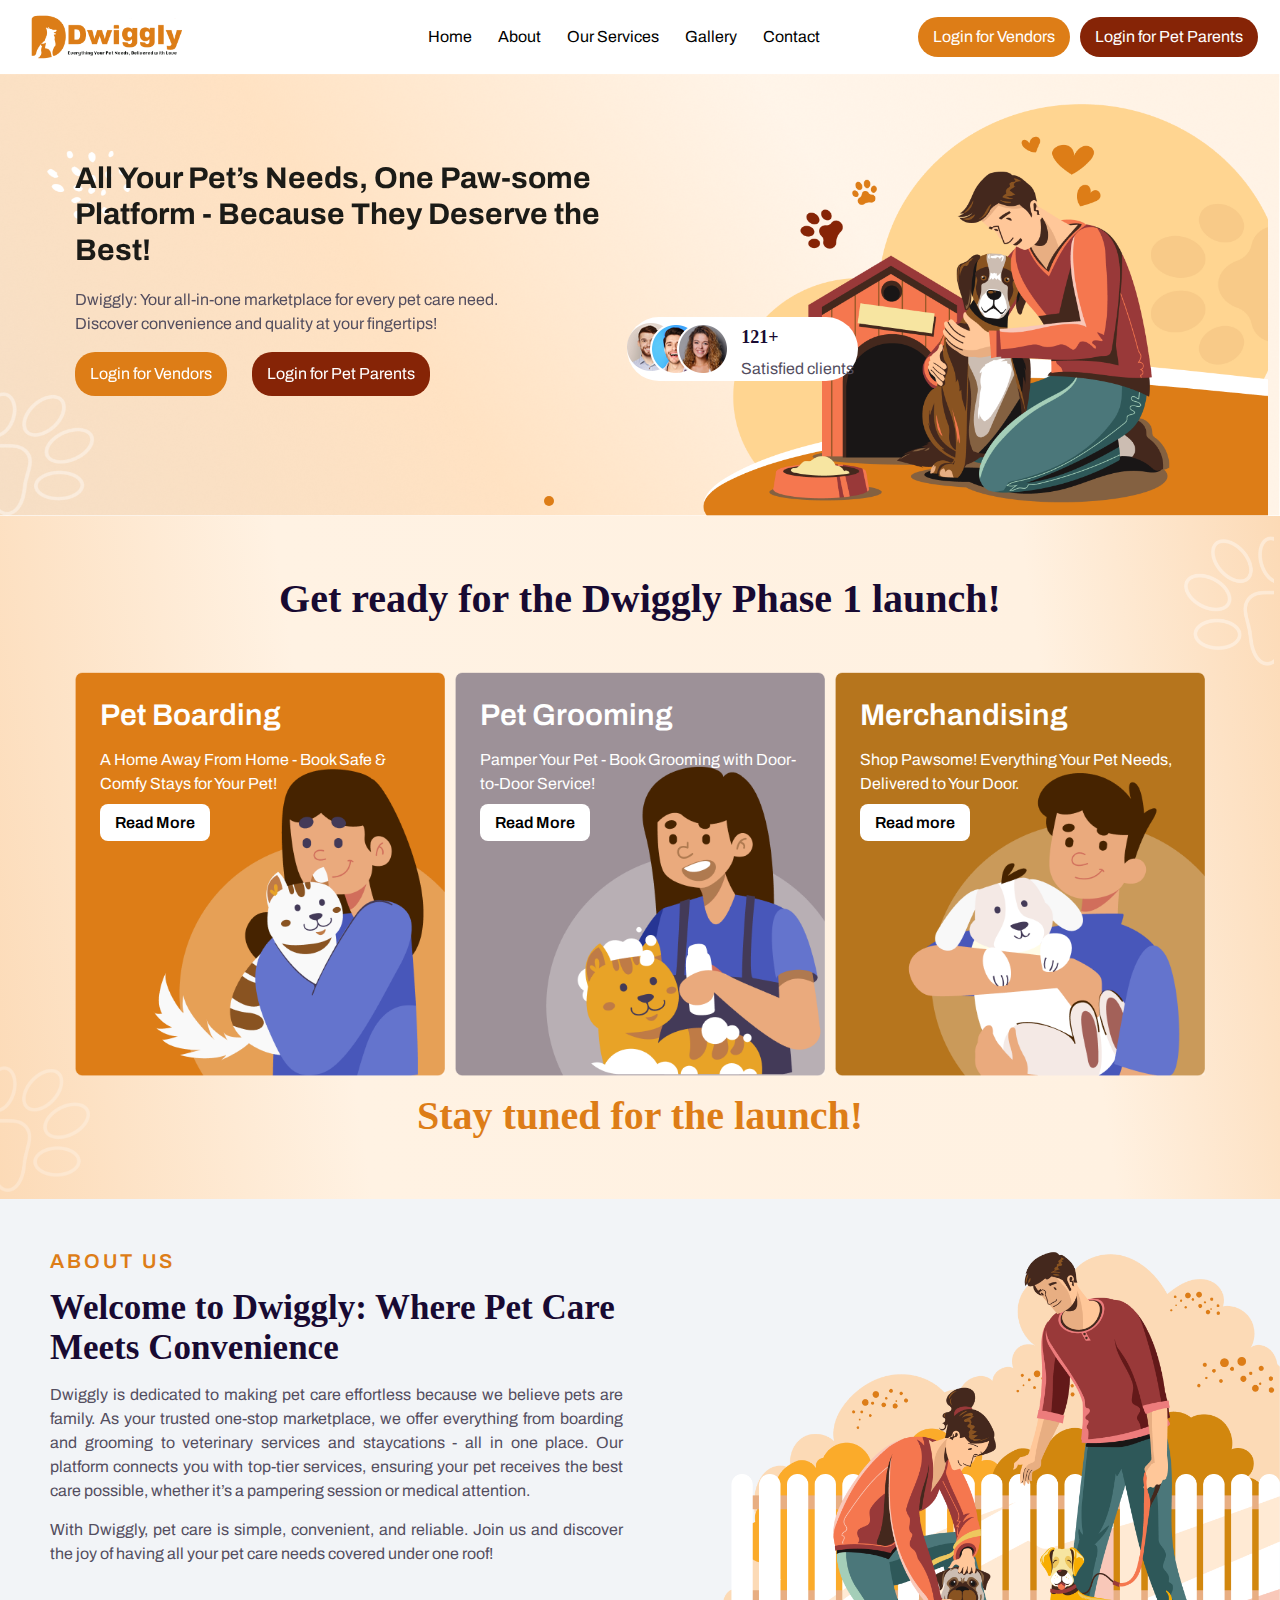
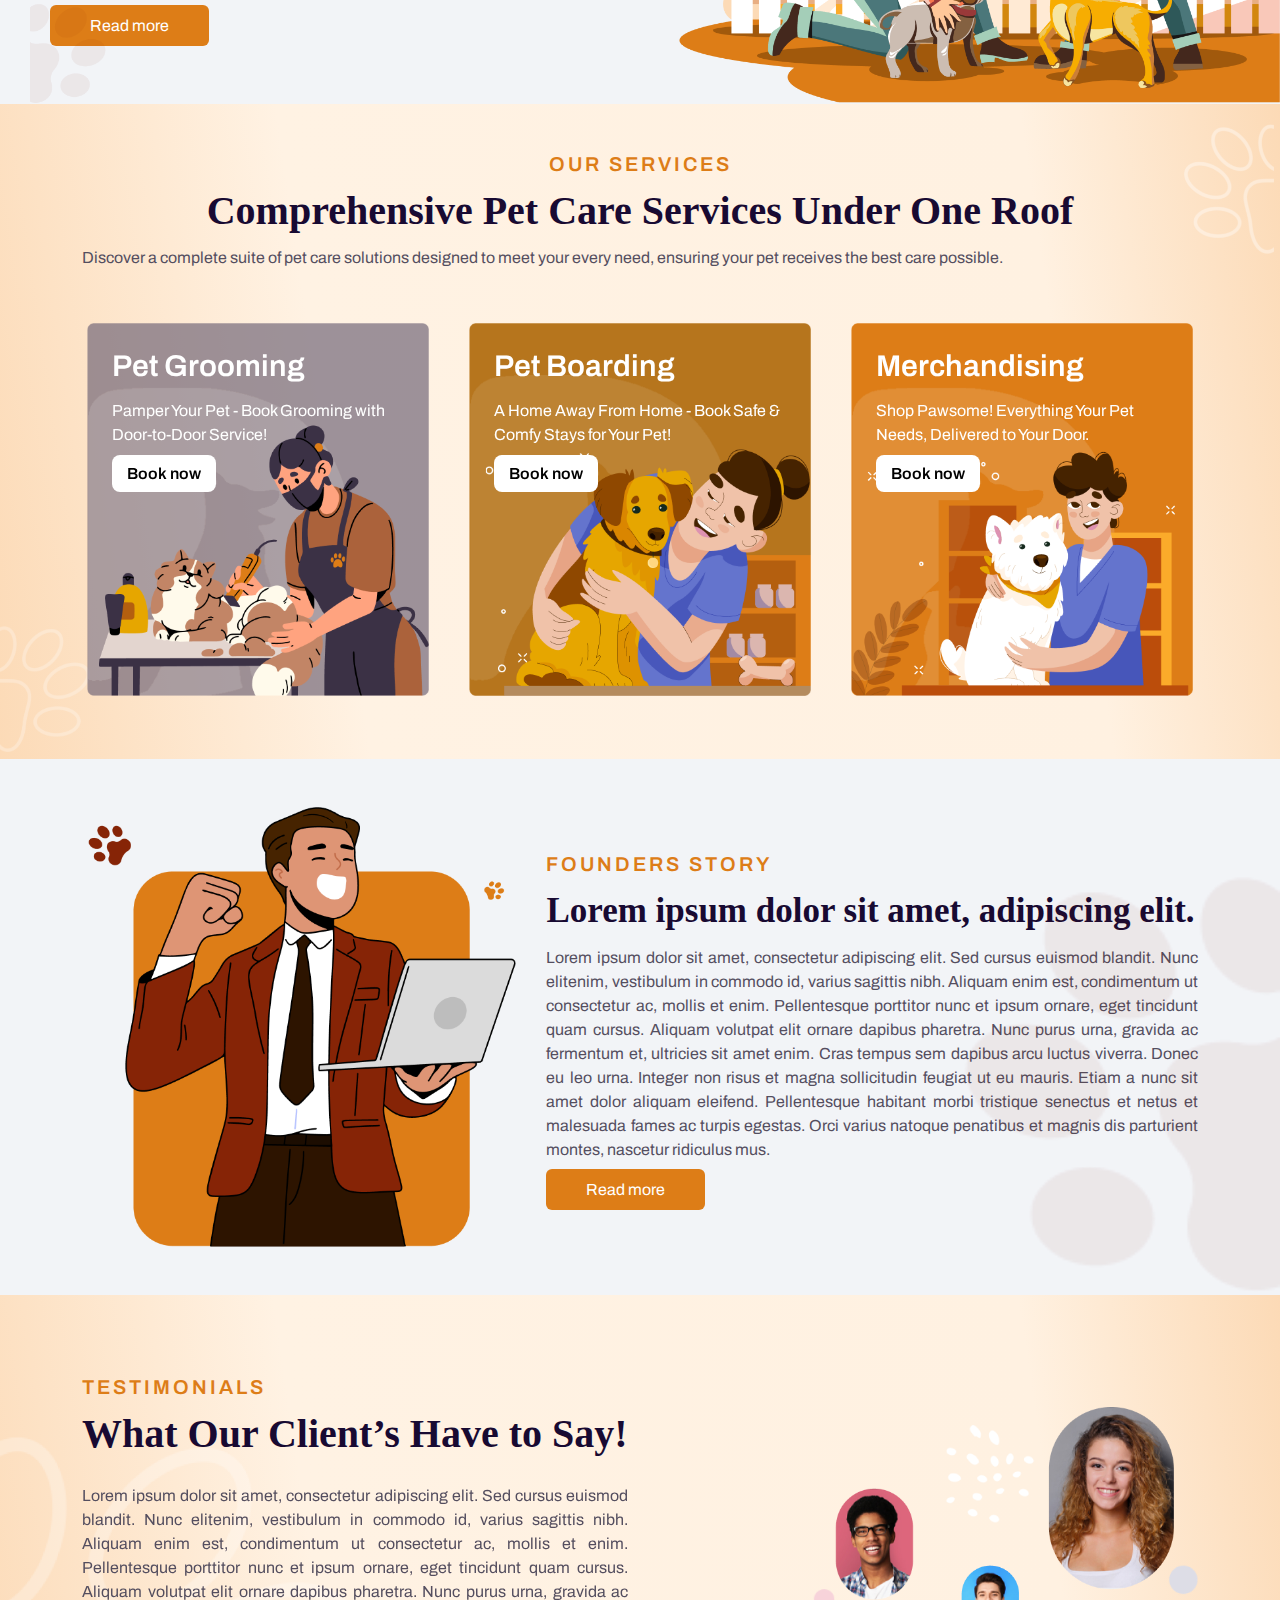
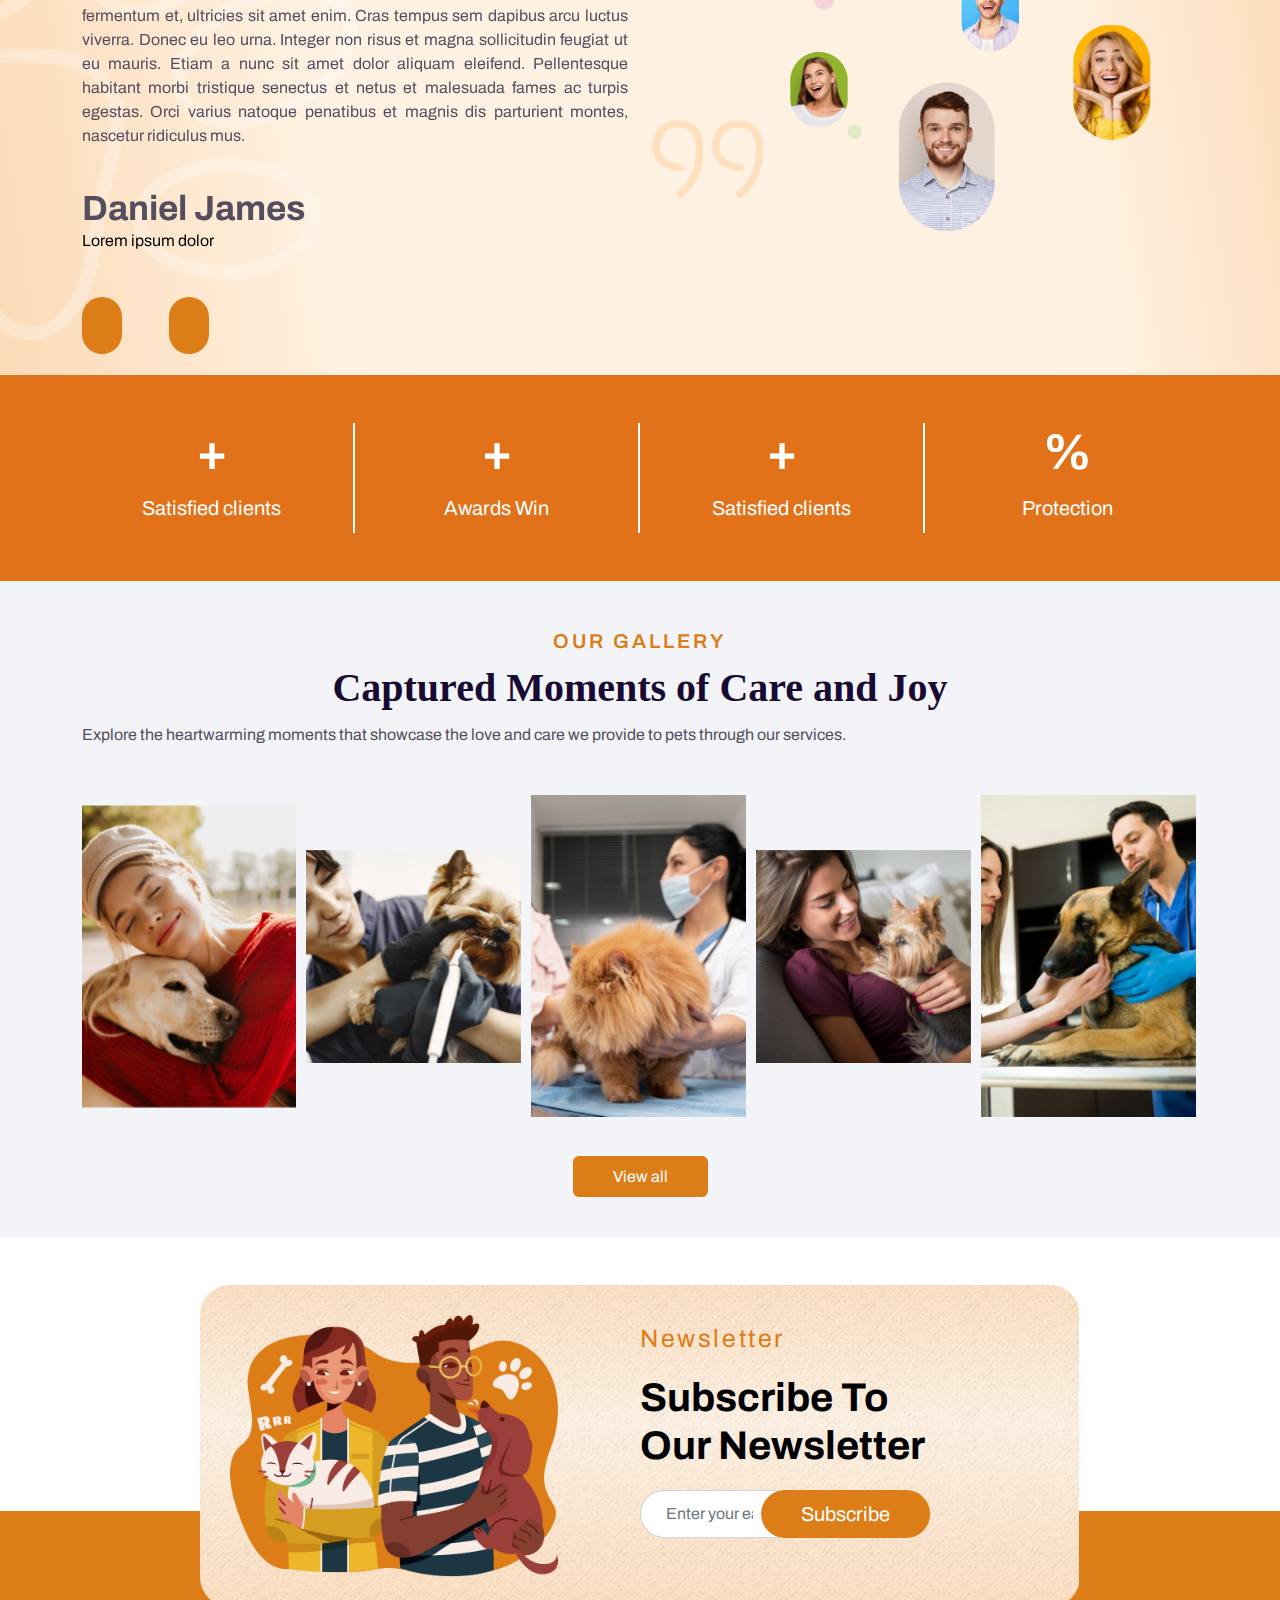
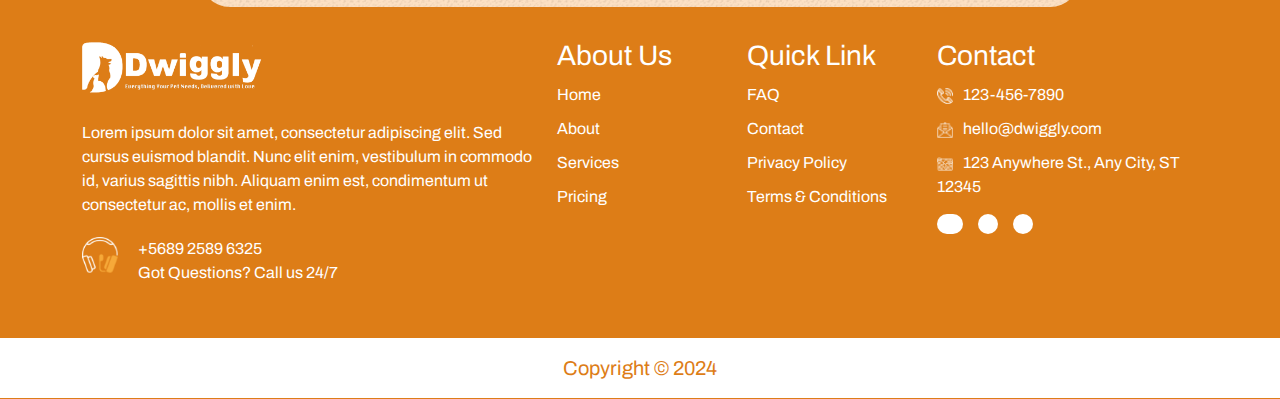
<file: index.html>
<!DOCTYPE html>
<html>
   <head>
      <meta charset="utf-8">
      <meta name="viewport" content="width=device-width, initial-scale=1">
      <title>Dwiggly</title>
      <!-- Required css -->
      <link rel="stylesheet" type="text/css" href="./css/bootstrap.min.css">
      <link rel="stylesheet" type="text/css" href="./css/owl.carousel.min.css">
      <link rel="stylesheet" type="text/css" href="./css/owl.theme.min.css">
      <link rel="stylesheet" href="https://cdnjs.cloudflare.com/ajax/libs/font-awesome/6.6.0/css/all.min.css"
         integrity="sha512-Kc323vGBEqzTmouAECnVceyQqyqdsSiqLQISBL29aUW4U/M7pSPA/gEUZQqv1cwx4OnYxTxve5UMg5GT6L4JJg=="
         crossorigin="anonymous" referrerpolicy="no-referrer" />
      <!-- custom css  -->
      <link rel="stylesheet" type="text/css" href="./css/style.css">
   </head>
   <body>
      <!-- header sec starts -->
      <header>
         <nav class="navbar dwiggy-header navbar-expand-lg ">
            <!-- nav starts -->
            <div class="container-fluid">
               <!-- container starts -->
               <a class="navbar-brand" href="#"><img src="./image/dwiggy-logo.png" alt=""></a>
               <!--  -->
               <button class="navbar-toggler" type="button" data-bs-toggle="collapse"
                  data-bs-target="#navbarNavAltMarkup" aria-controls="navbarNavAltMarkup" aria-expanded="false"
                  aria-label="Toggle navigation">
               <span class="navbar-toggler-icon"></span>
               </button>
               <!--  -->
               <div class="collapse navbar-collapse" id="navbarNavAltMarkup">
                  <div class="navbar-nav">
                     <ul class="navbar-nav dwiggyhead-page">
                        <li class="nav-item"><a class="nav-link" href="#">Home</a></li>
                        <li class="nav-item"><a class="nav-link" href="#">About</a></li>
                        <li class="nav-item"><a class="nav-link" href="#">Our Services</a></li>
                        <li class="nav-item"><a class="nav-link" href="#">Gallery</a></li>
                        <li class="nav-item"><a class="nav-link" href="#">Contact</a></li>
                     </ul>
                     <div class="login-headbtn">
                        <ul class="navbar-nav">
                           <li class="nav-item vendor"><a class="nav-link" href="#">Login for Vendors</a></li>
                           <li class="nav-item parent"><a class="nav-link" href="#">Login for Pet Parents</a></li>
                        </ul>
                     </div>
                  </div>
               </div>
               <!--  -->
            </div>
            <!-- container end -->
         </nav>
         <!-- nav end -->
      </header>
      <!-- header sec ends -->
      <!-- banners sec stsrts -->
      <section class="section dwiggy_bnrsec">
         <div class="container-fluid">
            <div class="bner_conts">
               <div class="home-bannercont">
                  <div class="container">
                     <div class="Home-banner owl-carousel owl-theme">
                        <div class="item">
                           <h2>All Your Pet’s Needs, One Paw-some Platform - Because They Deserve the Best!</h2>
                           <p>Dwiggly: Your all-in-one marketplace for every pet care need. Discover convenience and
                              quality at your fingertips!
                           </p>
                           <div class="read-banercont mt-3">
                              <a class="nav-link-1" href="#">Login for Vendors</a>
                              <a class="nav-link-2" href="#">Login for Pet Parents</a>
                           </div>
                        </div>
                     </div>
                  </div>
               </div>
               <div class="home-bannerimg">
                  <img src="image/Home-page-banner-img.png" alt="">
               </div>
            </div>
            <div class="satisfied-client">
               <div class="client-banner">
                  <img src="./image/banner-client.png" alt="">
               </div>
               <div class="client-says">
                  <h4 class="sub-heading">121+</h4>
                  <p class="main-content">Satisfied clients</p>
               </div>
            </div>
         </div>
      </section>
      <!-- our-services section -->
      <section class="our-services get-ready">
         <div class="container">
            <div class="service-title text-center">
               <h2 class="sub-heading">Get ready for the Dwiggly Phase 1 launch!</h2>
            </div>
            <div class="services-row row mt-5 ">
               <div class="col-lg-4 petservice1">
                  <div class="boarding-img">
                     <img src="image/get-ready-img-1.png" alt="">
                     <div class="board-petcont">
                        <h4>Pet Boarding</h4>
                        <p>A Home Away From Home - Book Safe & Comfy Stays for Your Pet!</p>
                        <p><a href="">Read More</a></p>
                     </div>
                  </div>
               </div>
               <div class="col-lg-4 petservice2">
                  <div class="boarding-img">
                     <img src="image/get-ready-img-2.png" alt="">
                     <div class="board-petcont">
                        <h4>Pet Grooming</h4>
                        <p>Pamper Your Pet - Book Grooming with Door-to-Door Service!</p>
                        <p><a href="">Read More</a></p>
                     </div>
                  </div>
               </div>
               <div class="col-lg-4 petservice3">
                  <div class="boarding-img">
                     <img src="image/get-ready-img-3.png" alt="">
                     <div class="board-petcont">
                        <h4>Merchandising</h4>
                        <p>Shop Pawsome! Everything Your Pet Needs, Delivered to Your Door.</p>
                        <p><a href="">Read more</a></p>
                     </div>
                  </div>
               </div>
               <h2 class="sub-heading text-center" style="color: #DD7D17;">Stay tuned for the launch!</h2>
            </div>
         </div>
      </section>
      <!-- about us start -->
      <section class="about-petcare">

            <div class="about-main row">
               <div class="about-rytcont col-lg-6">
                  <div class="container">
                  <h6 class="sub-title">About Us</h6>
                  <h3 class="sub-heading">Welcome to Dwiggly: Where Pet Care Meets Convenience</h3>
                  <p class="main-content">Dwiggly is dedicated to making pet care effortless because we believe pets
                     are family. As your
                     trusted one-stop marketplace, we offer everything from boarding and grooming to veterinary
                     services and staycations - all in one place. Our platform connects you with top-tier services,
                     ensuring your pet receives the best care possible, whether it’s a pampering session or medical
                     attention.
                  </p>
                  <p class="main-content">With Dwiggly, pet care is simple, convenient, and reliable. Join us and
                     discover the
                     joy of having all your pet care needs covered under one roof!
                  </p>
                  <p class="mt-5"><a class="readmore" href="#">Read more</a></p>
               </div>
            </div>
               <div class="about-lftimg col-lg-6">
                  <div class="petcare-lft w-100">
                     <img src="./image/home-about-4.png">
                  </div>
               </div>
            </div>
       
      </section>
      <!-- our-services section -->
      <section class="our-services ">
         <div class="container">
            <div class="service-title text-center">
               <h6 class="sub-title">Our Services</h6>
               <h2 class="sub-heading">Comprehensive Pet Care Services Under One Roof</h2>
               <p class="main-content">
                  Discover a complete suite of pet care solutions designed to meet your every need, ensuring your pet receives the best care possible.
               </p>
            </div>
            <div class="services-row owl-carousel owl-theme mt-5">
               <div class="item">
                  <div class="boarding-img">
                     <img src="image/our-ser-img-1.png" alt="">
                     <div class="board-petcont">
                        <h4>Pet Grooming</h4>
                        <p>Pamper Your Pet - Book Grooming with Door-to-Door Service!</p>
                        <p><a href="">Book now</a></p>
                     </div>
                  </div>
               </div>
               <div class="item">
                  <div class="boarding-img">
                     <img src="image/our-ser-img-2.png" alt="">
                     <div class="board-petcont">
                        <h4>Pet Boarding</h4>
                        <p>A Home Away From Home - Book Safe & Comfy Stays for Your Pet!</p>
                        <p><a href="">Book now</a></p>
                     </div>
                  </div>
               </div>
               <div class="item">
                  <div class="boarding-img">
                     <img src="image/our-ser-img-3.png" alt="">
                     <div class="board-petcont">
                        <h4>Merchandising</h4>
                        <p>Shop Pawsome! Everything Your Pet Needs, Delivered to Your Door.</p>
                        <p><a href="">Book now</a></p>
                     </div>
                  </div>
               </div>
               <div class="item">
                  <div class="boarding-img">
                     <img src="image/our-ser-img-4.png" alt="">
                     <div class="board-petcont">
                        <h4>Veterinary Services</h4>
                        <p>Top-Notch Vet Care, From Vaccines to Home Visits. We’ve Got It Covered!</p>
                        <p><a href="">Book now</a></p>
                     </div>
                  </div>
               </div>
            </div>
         </div>
      </section>
      <!-- founder story start -->
      <section class="founder-story">
         <div class="container">
            <div class="founder-main">
               <div class="storylft-img text-center">
                  <img src="./image/founder-profile-2.png" alt="">
               </div>
               <div class="storyryt-cont">
                  <h6 class="sub-title">Founders Story</h6>
                  <h3 class="sub-heading">Lorem ipsum dolor sit amet, adipiscing elit.</h3>
                  <p class="main-content">Lorem ipsum dolor sit amet, consectetur adipiscing elit. Sed cursus
                     euismod
                     blandit. Nunc elitenim, vestibulum in commodo id, varius sagittis nibh. Aliquam enim
                     est,
                     condimentum ut
                     consectetur ac, mollis et enim. Pellentesque porttitor nunc et ipsum ornare, eget
                     tincidunt quam
                     cursus. Aliquam volutpat elit ornare dapibus pharetra. Nunc purus urna, gravida ac
                     fermentum et,
                     ultricies sit amet enim. Cras tempus sem dapibus arcu luctus viverra. Donec eu leo urna.
                     Integer
                     non risus et magna sollicitudin feugiat ut eu mauris. Etiam a nunc sit amet dolor
                     aliquam
                     eleifend. Pellentesque habitant morbi tristique senectus et netus et malesuada fames ac
                     turpis
                     egestas. Orci varius natoque penatibus et magnis dis parturient montes, nascetur
                     ridiculus mus.
                  </p>
                  <p class="mt-3"><a class="readmore" href="#">Read more</a></p>
               </div>
            </div>
         </div>
      </section>
      <!-- Testmonial start -->
      <section class="testmonial-say">
         <div class="container">
            <div class="testmonial-main row">
               <!-- row start -->
               <!-- col-1 start -->
               <div class="client-saylft col-lg-6">
                  <h6 class="sub-title">TESTIMONIALS</h6>
                  <h2 class="sub-heading">What Our Client’s Have to Say!</h2>
                  <div class="client-testimonial owl-carousel owl-theme">
                     <div class="item">
                        <p class="main-content">Lorem ipsum dolor sit amet, consectetur adipiscing elit. Sed
                           cursus
                           euismod
                           blandit. Nunc elitenim, vestibulum in commodo id, varius sagittis nibh. Aliquam
                           enim
                           est, condimentum ut
                           consectetur ac, mollis et enim. Pellentesque porttitor nunc et ipsum ornare,
                           eget
                           tincidunt quam
                           cursus. Aliquam volutpat elit ornare dapibus pharetra. Nunc purus urna, gravida
                           ac
                           fermentum et,
                           ultricies sit amet enim. Cras tempus sem dapibus arcu luctus viverra. Donec eu
                           leo urna.
                           Integer
                           non risus et magna sollicitudin feugiat ut eu mauris. Etiam a nunc sit amet
                           dolor
                           aliquam
                           eleifend. Pellentesque habitant morbi tristique senectus et netus et malesuada
                           fames ac
                           turpis
                           egestas. Orci varius natoque penatibus et magnis dis parturient montes, nascetur
                           ridiculus mus.
                        </p>
                        <div class="client-rating">
                           <i class="fa-solid fa-star"></i>
                           <i class="fa-solid fa-star"></i>
                           <i class="fa-solid fa-star"></i>
                           <i class="fa-solid fa-star"></i>
                           <i class="fa-solid fa-star"></i>
                        </div>
                        <div class="client-detail">
                           <h4>Daniel James</h4>
                           <p>Lorem ipsum dolor</p>
                        </div>
                     </div>
                  </div>
               </div>
               <!-- col-2 start -->
               <div class="client-sayimg col-lg-6">
                  <img src="./image/testmonial-ryt.png" alt="">
               </div>
            </div>
            <!-- row end -->
         </div>
      </section>
      <!-- counter section -->
      <section class="counter-protection">
         <div class="container">
            <div class="protection-say row">
               <div class="count-outer1 col-lg-3">
                  <h2 data-max="450" id="test"><span>+</span></h2>
                  <p>Satisfied clients</p>
               </div>
               <div class="count-outer2 col-lg-3">
                  <h2 data-max="85" id="test"><span>+</span></h2>
                  <p>Awards Win</p>
               </div>
               <div class="count-outer3 col-lg-3">
                  <h2 data-max="450" id="test"><span>+</span></h2>
                  <p>Satisfied clients</p>
               </div>
               <div class="count-outer4 col-lg-3">
                  <h2 data-max="99.99" id="test"><span>%</span></h2>
                  <p>Protection</p>
               </div>
            </div>
         </div>
      </section>
      <!-- Gallery section -->
      <section class="gallery-joy">
         <div class="container">
            <div class="gallery-title text-center">
               <h6 class="sub-title">Our Gallery</h6>
               <h2 class="sub-heading">Captured Moments of Care and Joy</h2>
               <p class="main-content">Explore the heartwarming moments that showcase the love and care we
                  provide to
                  pets through our services.
               </p>
            </div>
            <div class="client-gallery my-5 owl-carousel owl-theme">
               <div class="joy-img1 item">
                  <img src="./image/gallery-img1.png" alt="">
               </div>
               <div class="joy-img2 item">
                  <img src="./image/gallery-img2.png" alt="">
               </div>
               <div class="joy-img1 item">
                  <img src="./image/gallery-img3.png" alt="">
               </div>
               <div class="joy-img2 item">
                  <img src="./image/gallery-img4.png" alt="">
               </div>
               <div class="joy-img1 item">
                  <img src="./image/gallery-img5.png" alt="">
               </div>
               <div class="joy-img2 item">
                  <img src="./image/gallery-img6.png" alt="">
               </div>
               <div class="joy-img1 item">
                  <img src="./image/gallery-img7.png" alt="">
               </div>
            </div>
            <p class="mt-3 text-center"><a class="readmore" href="#">View all</a></p>
         </div>
      </section>
      <!-- footer -->
      <!-- newsletter -->
      <section class="newsletter-sec mt-5">
         <div class="container-fluid">
            <div class="newsletter-main">
               <div class="letter-row">
                  <div class="news-lftimg">
                     <img src="image/home-sub-img.png" alt="">
                  </div>
                  <div class="subscrib-ryt">
                     <h6>Newsletter</h6>
                     <h2>Subscribe To Our Newsletter</h2>
                     <form class="form-subscribe" action="#">
                        <div class="input-group">
                           <input type="text" class="form-control input-lg" placeholder="Enter your eamil ">
                           <span class="input-group-btn">
                           <button class="subscribe-btn" type="submit">Subscribe</button>
                           </span>
                        </div>
                     </form>
                  </div>
               </div>
            </div>
         </div>
      </section>
      <section class="footer">
         <div class="container">
            <div class="footer-main">
               <!-- 1 -->
               <div class="shop-location">
               </div>
               <!-- 2 -->
               <div class="dwiggly-contact row">
                  <!-- 1 -->
                  <div class="col-lg-5 footer-page">
                     <img src="./image/footer-logo.png" alt="">
                     <p>Lorem ipsum dolor sit amet, consectetur adipiscing elit. Sed cursus euismod blandit.
                        Nunc
                        elit enim, vestibulum in commodo id, varius sagittis nibh. Aliquam enim est,
                        condimentum ut
                        consectetur ac, mollis et enim.
                     </p>
                     <div class="call-footbtn">
                        <img src="./image/footer-question.png" alt="">
                        <div class="quest-call">
                           <a href="tel:+5689 2589 6325">+5689 2589 6325</a>
                           <p>Got Questions? Call us 24/7</p>
                        </div>
                     </div>
                  </div>
                  <!-- 2 -->
                  <div class="col-lg-2 footer-contact">
                     <h5>About Us</h5>
                     <ul class="list-unstyled mb-0">
                        <li><a href="#" title="Home">Home</a></li>
                        <li><a href="#" title="About">About</a></li>
                        <li><a href="#" title="Services">Services</a></li>
                        <li><a href="#" title="Pricing">Pricing</a></li>
                     </ul>
                  </div>
                  <!-- 3 -->
                  <div class="col-lg-2 footer-nearlocat">
                     <h5>Quick Link</h5>
                     <ul class="list-unstyled mb-0">
                        <li><a href="#" title="FAQ">FAQ</a></li>
                        <li><a href="#" title="Contact">Contact</a></li>
                        <li><a href="#" title="Privacy Policy">Privacy Policy</a></li>
                        <li><a href="#" title="Terms & Conditions">Terms & Conditions</a></li>
                     </ul>
                  </div>
                  <!-- 4 -->
                  <div class="col-lg-3 footer-follow">
                     <h5>Contact</h5>
                     <p><span><img src="./image/call-icon.png" alt=""></span><a href="#">123-456-7890</a></p>
                     <p><span><img src="./image/mail-icon.png" alt=""></span><a href="#">hello@dwiggly.com</a></p>
                     <p><span><img src="./image/locat-icon.png" alt=""></span>123 Anywhere St., Any City, ST
                        12345
                     </p>
                     <div class="social-icon">
                        <i class="fa-brands fa-facebook-f"></i>
                        <i class="fa-brands fa-twitter"></i>
                        <i class="fa-brands fa-instagram"></i>
                     </div>
                  </div>
                  <!--  -->
               </div>
            </div>
         </div>
         <div class="foot-copyryt">
            <p>Copyright © 2024</p>
         </div>
      </section>
      <!-- section 10 end -->
      <!-- <script type="text/javascript" src="js/jquery-3.6.4.slim.min.js"></script> -->
      <script type="text/javascript" src="js/jquery.min.js"></script>
      <script type="text/javascript" src="js/bootstrap.bundle.min.js"></script>
      <script type="text/javascript" src="js/owl.carousel.min.js"></script>
      <script type="text/javascript" src="js/myscript.js"></script>
   </body>
</html>
</file>
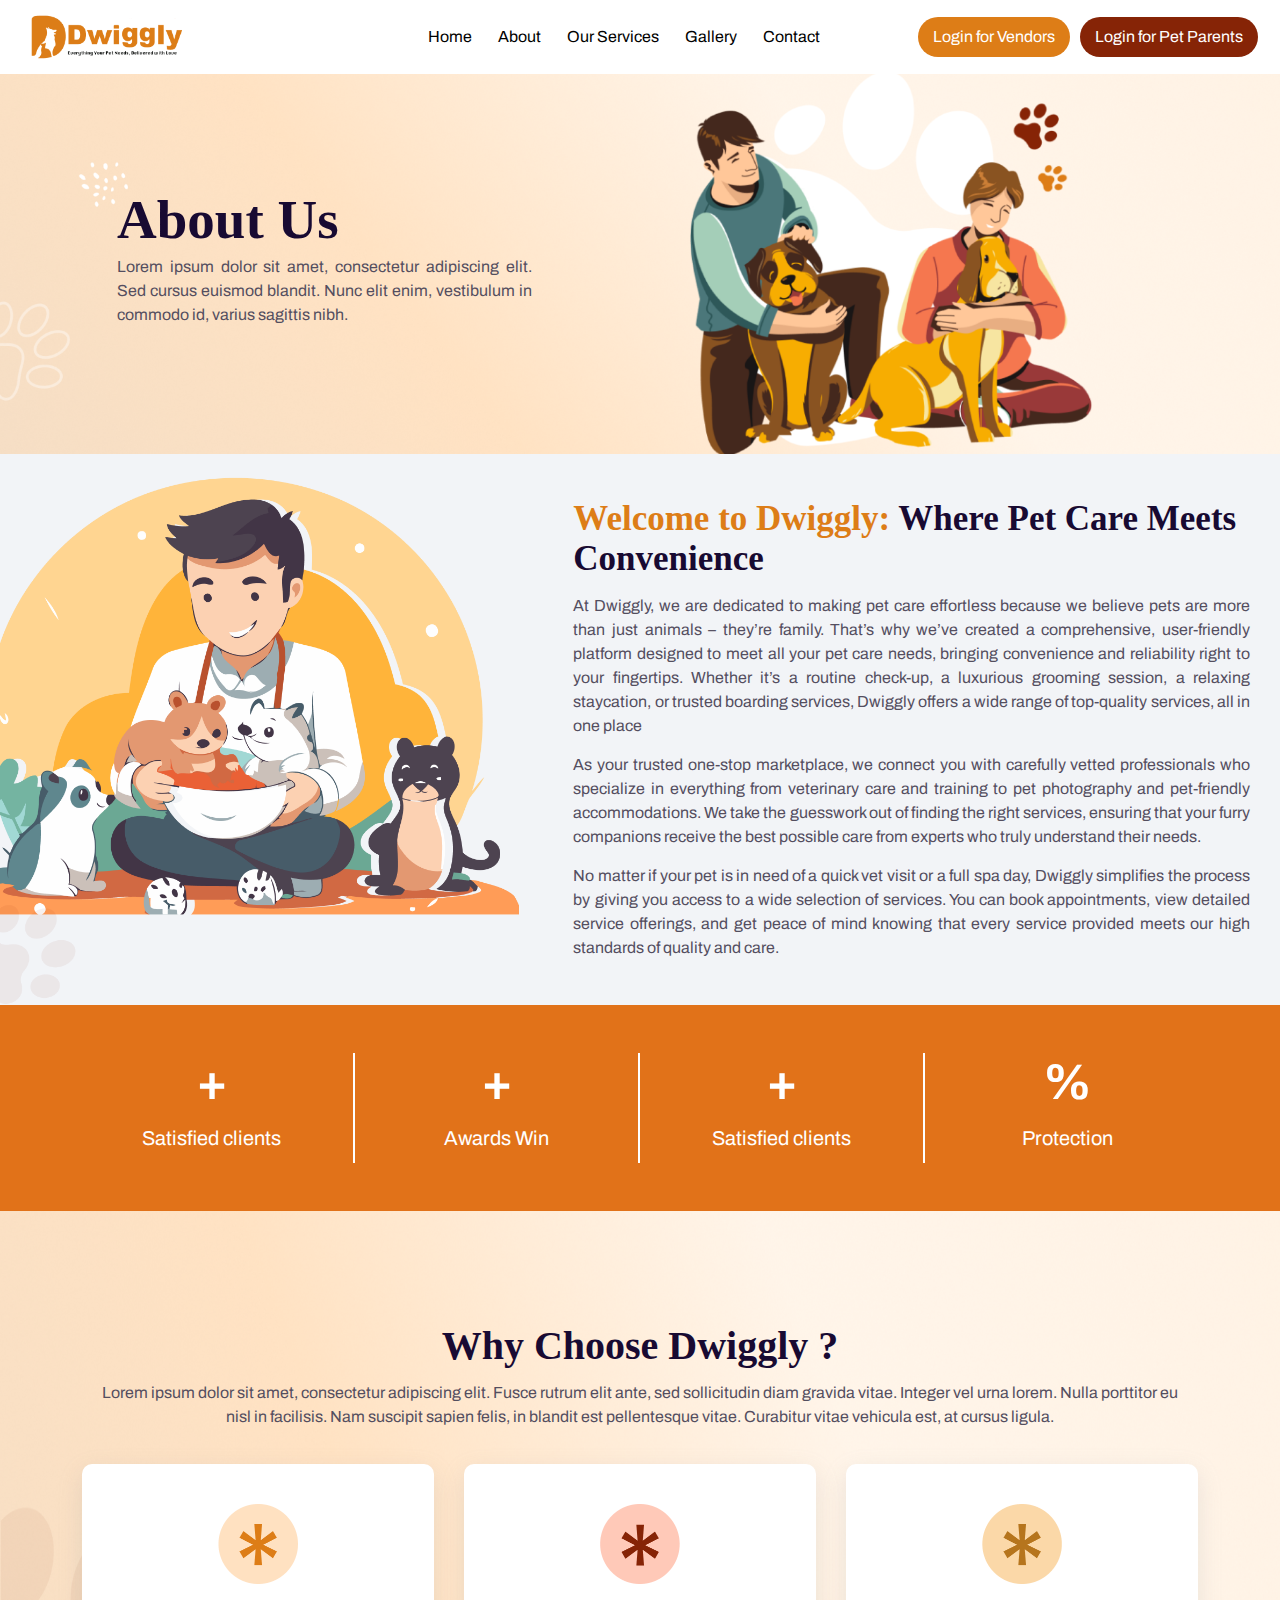
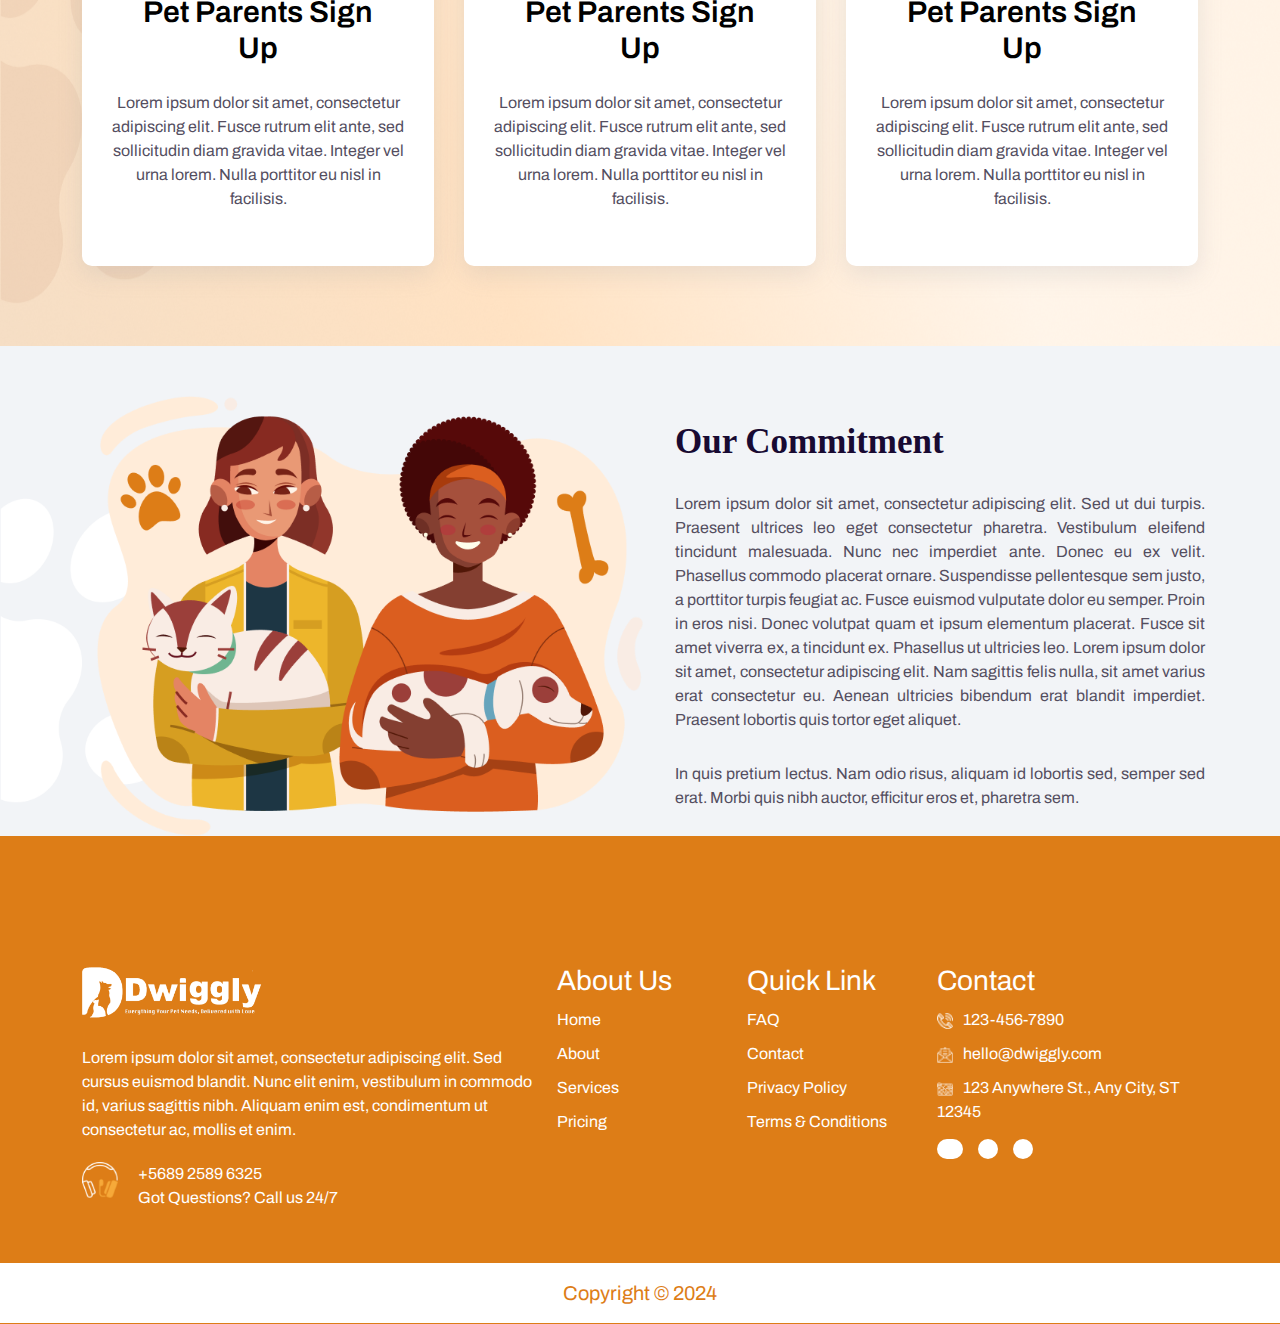
<file: About-us.html>
<!DOCTYPE html>
<html>

<head>
	<meta charset="utf-8">
	<meta name="viewport" content="width=device-width, initial-scale=1">
	<title>About us</title>
	<!-- Required css -->

	<link rel="stylesheet" type="text/css" href="./css/bootstrap.min.css">
	<link rel="stylesheet" type="text/css" href="./css/owl.carousel.min.css">
	<link rel="stylesheet" type="text/css" href="./css/owl.theme.min.css">
	<link rel="stylesheet" href="https://cdnjs.cloudflare.com/ajax/libs/font-awesome/6.6.0/css/all.min.css"
		integrity="sha512-Kc323vGBEqzTmouAECnVceyQqyqdsSiqLQISBL29aUW4U/M7pSPA/gEUZQqv1cwx4OnYxTxve5UMg5GT6L4JJg=="
		crossorigin="anonymous" referrerpolicy="no-referrer" />

	<!-- custom css  -->
	<link rel="stylesheet" type="text/css" href="./css/style.css">
</head>
<style>
	.why-choose-dw {
		background-position: center;
    background-image: url(image/why-cho-img-dwiggly.png);
    background-repeat: no-repeat;
    background-size: 100% 100%;
    position: relative;
	padding: 5rem 0;
	}
	.why-choose-dw h2.sub-heading {
    text-align: center;
}
.why-choose-dw p.main-content {
    text-align: center;
}
.service-title.text-center {
    padding: 20px;
}
.why-cho-sub {
    background: #fff;
    border: none;
	box-shadow: rgba(149, 157, 165, 0.2) 0px 8px 24px;
}
section.Commit-oru {
	background-position: center;
    background-image: url(image/our-comm-bk-img.png);
    background-repeat: no-repeat;
    background-size: 100% 100%;
    position: relative;

}
section.Commit-oru::before{
	background-image: none;

}
.about-rytcont {
    padding: 0 20px;
    display: flex
;
    flex-direction: column;
    justify-content: center;
}
</style>

<body>

	<!-- header sec starts -->
	<header>
		<nav class="navbar dwiggy-header navbar-expand-lg "><!-- nav starts -->
			<div class="container-fluid"><!-- container starts -->
				<a class="navbar-brand" href="#"><img src="./image/dwiggy-logo.png" alt=""></a>
				<!--  -->
				<button class="navbar-toggler" type="button" data-bs-toggle="collapse"
					data-bs-target="#navbarNavAltMarkup" aria-controls="navbarNavAltMarkup" aria-expanded="false"
					aria-label="Toggle navigation">
					<span class="navbar-toggler-icon"></span>
				</button>
				<!--  -->
				<div class="collapse navbar-collapse" id="navbarNavAltMarkup">
					<div class="navbar-nav">
						<ul class="navbar-nav dwiggyhead-page">
							<li class="nav-item"><a class="nav-link" href="#">Home</a></li>
							<li class="nav-item"><a class="nav-link" href="#">About</a></li>
							<li class="nav-item"><a class="nav-link" href="#">Our Services</a></li>
							<li class="nav-item"><a class="nav-link" href="#">Gallery</a></li>
							<li class="nav-item"><a class="nav-link" href="#">Contact</a></li>
						</ul>
						<div class="login-headbtn">
							<ul class="navbar-nav">
								<li class="nav-item vendor"><a class="nav-link" href="#">Login for Vendors</a></li>
								<li class="nav-item parent"><a class="nav-link" href="#">Login for Pet Parents</a></li>
							</ul>
						</div>
					</div>
				</div>
				<!--  -->

			</div><!-- container end -->
		</nav><!-- nav end -->
	</header>
	<!-- header sec ends -->
	   <!-- Banner section start -->
	   <section class="banner-section-con  About-us-banner">
        <div class="container">
            <div class="conact-div-main">
                <div class="cont-sub-1 cont-sub">
                    <h1 class="sub-heading">About Us</h1>
                  <p class="main-content">Lorem ipsum dolor sit amet, consectetur adipiscing elit. Sed cursus euismod blandit. Nunc elit enim, vestibulum in commodo id, varius sagittis nibh. </p>

                </div>
                <div class="cont-sub-2 cont-sub text-center about-cont-img">
                    <img src="./image/Dwiggly-Conact-banner.png" title="" alt="">

                </div>

            </div>

        </div>

    </section>
	<!-- about us start -->
	<section class="about-petcare" style="padding: 0;">
			<div class="about-main row">
				<div class="about-lftimg col-lg-5">
				<img src="./image/Contact-backgrounf-image-1.png" alt="">
				</div>
				<div class="about-rytcont col-lg-7">

					<div class="container">
					<div class="About-sec-2">
						<h3 class="sub-heading"><span style=" color: #DD7D17;">Welcome to Dwiggly: </span>Where Pet Care Meets Convenience</h3>
						<p class="main-content">At Dwiggly, we are dedicated to making pet care effortless because we believe pets are more than just animals – they’re family. That’s why we’ve created a comprehensive, user-friendly platform designed to meet all your pet care needs, bringing convenience and reliability right to your fingertips. Whether it’s a routine check-up, a luxurious grooming session, a relaxing staycation, or trusted boarding services, Dwiggly offers a wide range of top-quality services, all in one place </p>
						<p class="main-content">As your trusted one-stop marketplace, we connect you with carefully vetted professionals who specialize in everything from veterinary care and training to pet photography and pet-friendly accommodations. We take the guesswork out of finding the right services, ensuring that your furry companions receive the best possible care from experts who truly understand their needs.</p>
						<p class="main-content">No matter if your pet is in need of a quick vet visit or a full spa day, Dwiggly simplifies the process by giving you access to a wide selection of services. You can book appointments, view detailed service offerings, and get peace of mind knowing that every service provided meets our high standards of quality and care.</p>
							
					</div>
					</div>
					</div>
			</div>
	</section>
		<!-- counter section -->
		<section class="counter-protection">
			<div class="container">
				<div class="protection-say row">
					<div class="count-outer1 col-lg-3">
						<h2 data-max="450" id="test"><span>+</span></h2>
						<p>Satisfied clients</p>
					</div>
					<div class="count-outer2 col-lg-3">
						<h2 data-max="85" id="test"><span>+</span></h2>
						<p>Awards Win</p>
					</div>
					<div class="count-outer3 col-lg-3">
						<h2 data-max="450" id="test"><span>+</span></h2>
						<p>Satisfied clients</p>
					</div>
					<div class="count-outer4 col-lg-3">
						<h2 data-max="99.99" id="test"><span>%</span></h2>
						<p>Protection</p>
					</div>
				</div>
			</div>
		</section>
		<!-- Why -choose  -->
		 <section class="why-choose-dw">
			<div class="container">
				<div class="service-title text-center ">
					<h2 class="sub-heading">Why Choose Dwiggly ?</h2>
				<p class="main-content">Lorem ipsum dolor sit amet, consectetur adipiscing elit. Fusce rutrum elit ante, sed sollicitudin diam gravida vitae. Integer vel urna lorem. Nulla porttitor eu nisl in facilisis. Nam suscipit sapien felis, in blandit est pellentesque vitae. Curabitur vitae vehicula est, at cursus ligula.</p>
				</div>
				<div class="card-div-main why-cho-main">
					<div class="card-sub-1 sub-div-card why-cho-sub">
						<img src="image/Why-cho-icon-1.png" title="" alt="">
						<h3>Pet Parents Sign Up</h3>
						<p class="main-content"> Lorem ipsum dolor sit amet, consectetur adipiscing elit. Fusce rutrum elit ante, sed sollicitudin diam gravida vitae. Integer vel urna lorem. Nulla porttitor eu nisl in facilisis.</p>
	
					</div>
					<div class="card-sub-2 sub-div-card why-cho-sub">
						<img src="image/Why-cho-icon-2.png" title="" alt="">
						<h3>Pet Parents Sign Up</h3>
						<p class="main-content"> Lorem ipsum dolor sit amet, consectetur adipiscing elit. Fusce rutrum elit ante, sed sollicitudin diam gravida vitae. Integer vel urna lorem. Nulla porttitor eu nisl in facilisis.</p>
	
					</div> 
					<div class="card-sub-3 sub-div-card why-cho-sub">
						<img src="image/Why-cho-icon-3.png" title="" alt="">
						<h3>Pet Parents Sign Up</h3>
						<p class="main-content"> Lorem ipsum dolor sit amet, consectetur adipiscing elit. Fusce rutrum elit ante, sed sollicitudin diam gravida vitae. Integer vel urna lorem. Nulla porttitor eu nisl in facilisis.</p>
	
					</div>
	
				</div>
				<div>

				</div>
			</div>

		 </section>
	<!-- founder story start -->
	<section class="about-petcare Commit-oru">
		<div class="container">
			<div class="about-main row">
				<div class="about-lftimg col-lg-6">
					<div class="petcare-lft w-100">
						<img src="image/about-us-our-commit.png">
					</div>
			
				</div>
				<div class="about-rytcont col-lg-6">

					<h3 class="sub-heading">Our Commitment</h3>
					<p class="main-content">Lorem ipsum dolor sit amet, consectetur adipiscing elit. Sed ut dui turpis. Praesent ultrices leo eget consectetur pharetra. Vestibulum eleifend tincidunt malesuada. Nunc nec imperdiet ante. Donec eu ex velit. Phasellus commodo placerat ornare. Suspendisse pellentesque sem justo, a porttitor turpis feugiat ac. Fusce euismod vulputate dolor eu semper. Proin in eros nisi. Donec volutpat quam et ipsum elementum placerat. Fusce sit amet viverra ex, a tincidunt ex. Phasellus ut ultricies leo. Lorem ipsum dolor sit amet, consectetur adipiscing elit. Nam sagittis felis nulla, sit amet varius erat consectetur eu. Aenean ultricies bibendum erat blandit imperdiet. Praesent lobortis quis tortor eget aliquet. </p>
					<p class="main-content">In quis pretium lectus. Nam odio risus, aliquam id lobortis sed, semper sed erat. Morbi quis nibh auctor, efficitur eros et, pharetra sem.</p>
			</div>
			</div>
		</div>
	</section>
	<!-- footer -->
	
	<section class="footer">
		<div class="container">
			<div class="footer-main">
				<!-- 1 -->
				<div class="shop-location">

				</div>
				<!-- 2 -->
				<div class="dwiggly-contact row">
					<!-- 1 -->
					<div class="col-lg-5 footer-page">
						<img src="./image/footer-logo.png" alt="">
						<p>Lorem ipsum dolor sit amet, consectetur adipiscing elit. Sed cursus euismod blandit.
							Nunc
							elit enim, vestibulum in commodo id, varius sagittis nibh. Aliquam enim est,
							condimentum ut
							consectetur ac, mollis et enim.</p>
						<div class="call-footbtn">
							<img src="./image/footer-question.png" alt="">
							<div class="quest-call">
								<a href="tel:+5689 2589 6325">+5689 2589 6325</a>
								<p>Got Questions? Call us 24/7</p>
							</div>
						</div>
					</div>
					<!-- 2 -->
					<div class="col-lg-2 footer-contact">
						<h5>About Us</h5>
						<ul class="list-unstyled mb-0">

							<li><a href="#" title="Home">Home</a></li>

							<li><a href="#" title="About">About</a></li>

							<li><a href="#" title="Services">Services</a></li>

							<li><a href="#" title="Pricing">Pricing</a></li>

						</ul>
					</div>
					<!-- 3 -->
					<div class="col-lg-2 footer-nearlocat">
						<h5>Quick Link</h5>
						<ul class="list-unstyled mb-0">

							<li><a href="#" title="FAQ">FAQ</a></li>

							<li><a href="#" title="Contact">Contact</a></li>

							<li><a href="#" title="Privacy Policy">Privacy Policy</a></li>

							<li><a href="#" title="Terms & Conditions">Terms & Conditions</a></li>

						</ul>
					</div>
					<!-- 4 -->
					<div class="col-lg-3 footer-follow">
						<h5>Contact</h5>
						<p><span><img src="./image/call-icon.png" alt=""></span><a href="#">123-456-7890</a></p>
						<p><span><img src="./image/mail-icon.png" alt=""></span><a href="#">hello@dwiggly.com</a></p>
						<p><span><img src="./image/locat-icon.png" alt=""></span>123 Anywhere St., Any City, ST
							12345
						</p>
						<div class="social-icon">
							<i class="fa-brands fa-facebook-f"></i>
							<i class="fa-brands fa-twitter"></i>
							<i class="fa-brands fa-instagram"></i>
						</div>
					</div>
					<!--  -->
				</div>
			</div>
		</div>
		<div class="foot-copyryt">
			<p>Copyright © 2024</p>
		</div>
	</section>
	<!-- section 10 end -->
	<!-- <script type="text/javascript" src="js/jquery-3.6.4.slim.min.js"></script> -->
	<script type="text/javascript" src="js/jquery.min.js"></script>
	<script type="text/javascript" src="js/bootstrap.bundle.min.js"></script>
	<script type="text/javascript" src="js/owl.carousel.min.js"></script>
	<script type="text/javascript" src="js/myscript.js"></script>



</body>

</html>
</file>
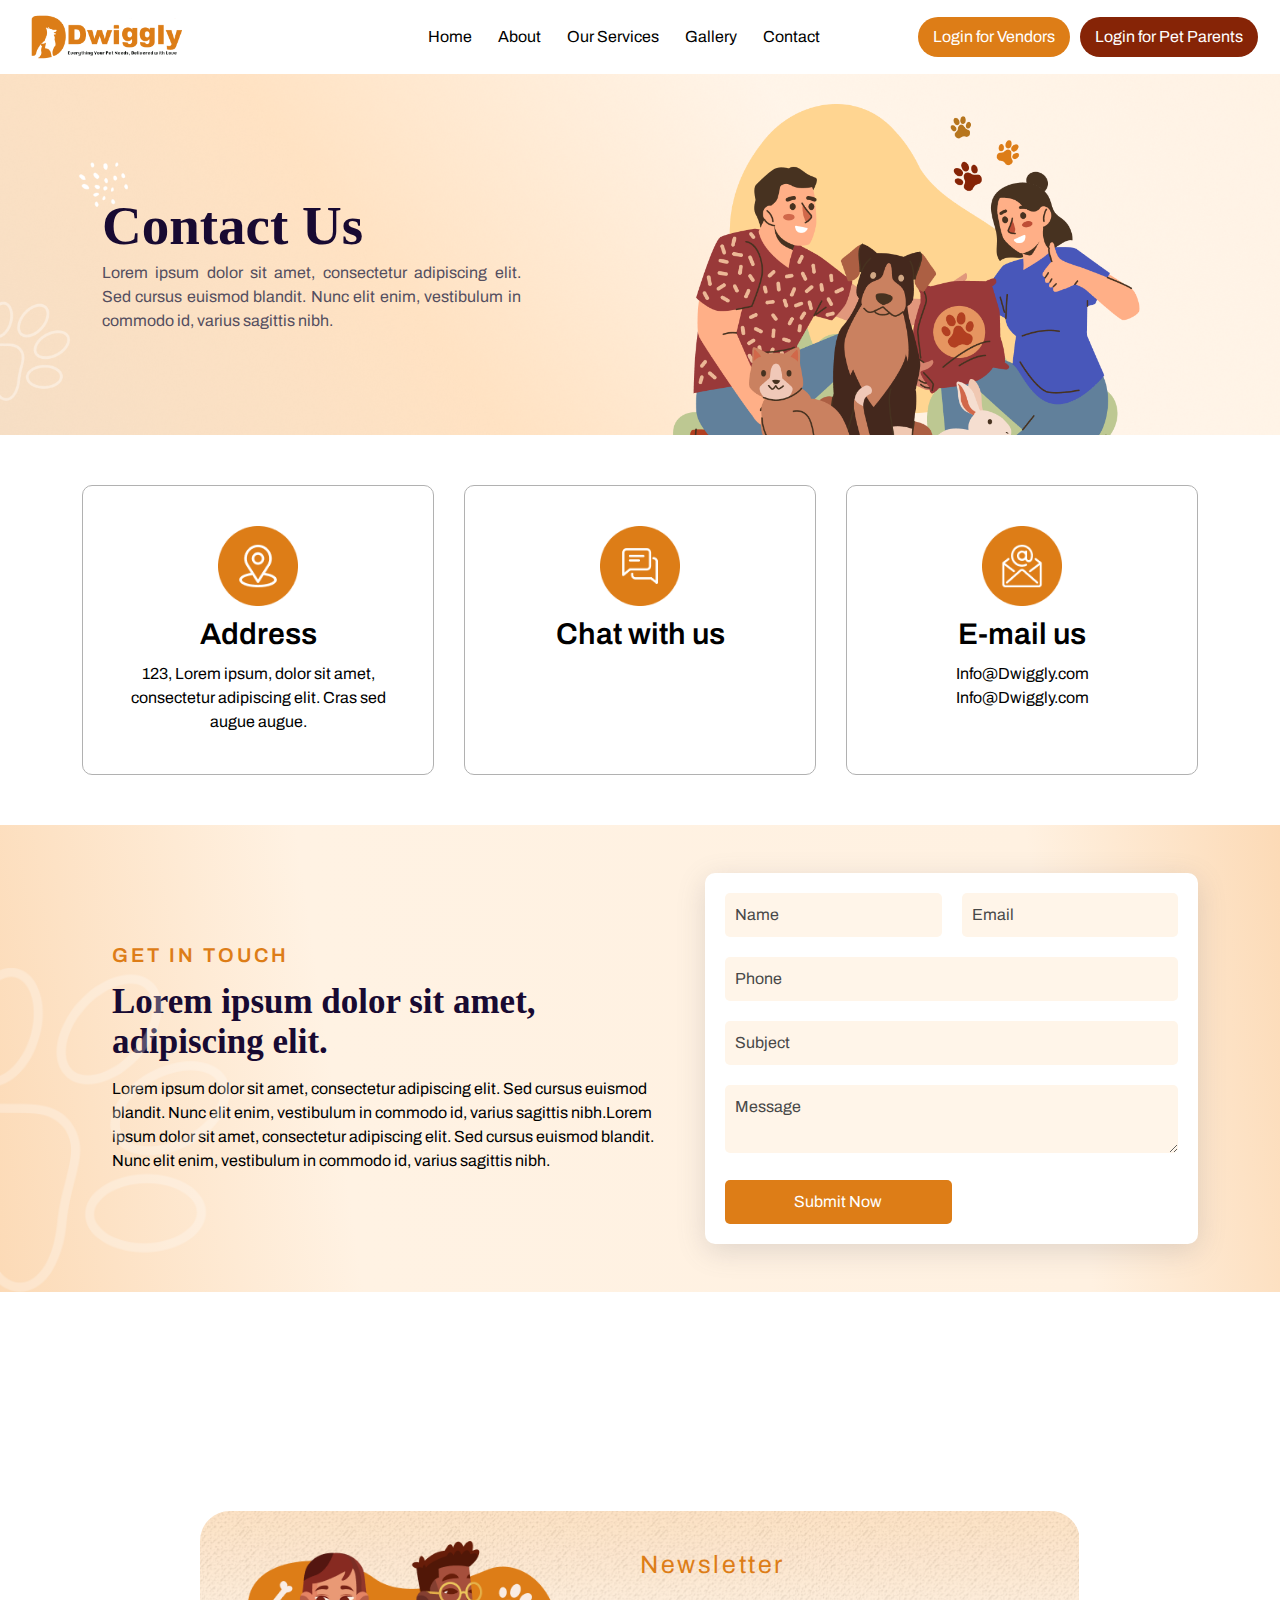
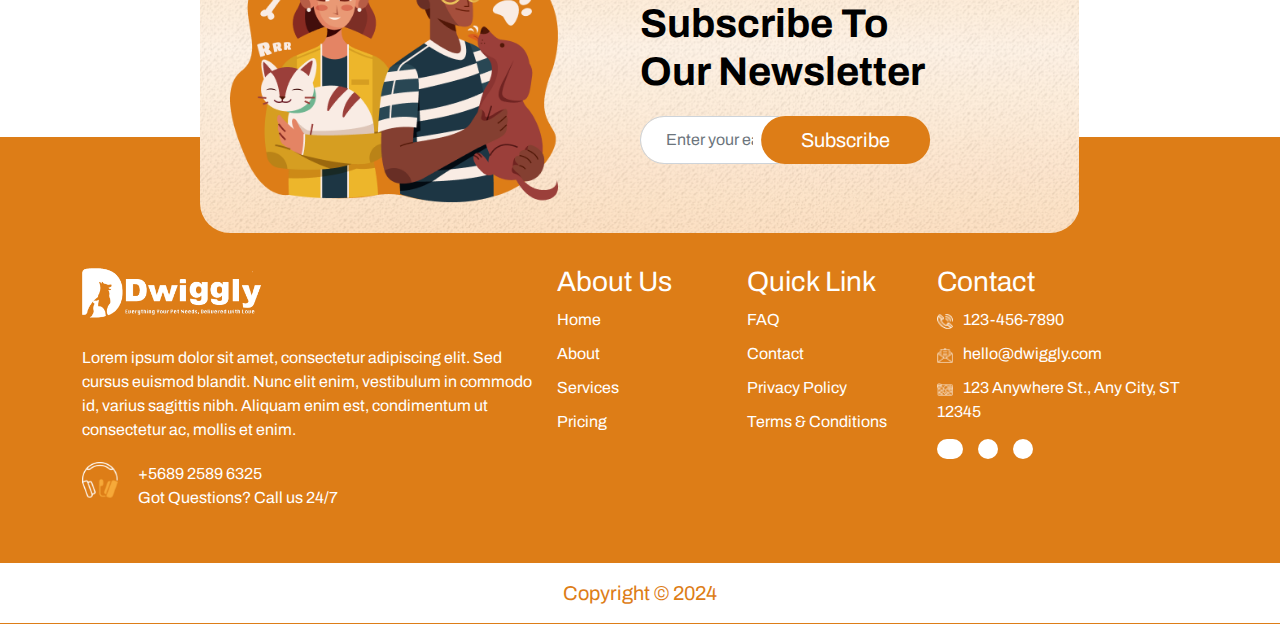
<file: conact-page.html>
<!DOCTYPE html>
<html>

<head>
	<meta charset="utf-8">
	<meta name="viewport" content="width=device-width, initial-scale=1">
	<title>Dwiggly</title>
	<!-- Required css -->

	<link rel="stylesheet" type="text/css" href="./css/bootstrap.min.css">
	<link rel="stylesheet" type="text/css" href="./css/owl.carousel.min.css">
	<link rel="stylesheet" type="text/css" href="./css/owl.theme.min.css">
	<link rel="stylesheet" href="https://cdnjs.cloudflare.com/ajax/libs/font-awesome/6.6.0/css/all.min.css"
		integrity="sha512-Kc323vGBEqzTmouAECnVceyQqyqdsSiqLQISBL29aUW4U/M7pSPA/gEUZQqv1cwx4OnYxTxve5UMg5GT6L4JJg=="
		crossorigin="anonymous" referrerpolicy="no-referrer" />

	<!-- custom css  -->
	<link rel="stylesheet" type="text/css" href="./css/style.css">
</head>

<body>

	<!-- header sec starts -->
	<header>
		<nav class="navbar dwiggy-header navbar-expand-lg "><!-- nav starts -->
			<div class="container-fluid"><!-- container starts -->
				<a class="navbar-brand" href="#"><img src="./image/dwiggy-logo.png" alt=""></a>
				<!--  -->
				<button class="navbar-toggler" type="button" data-bs-toggle="collapse"
					data-bs-target="#navbarNavAltMarkup" aria-controls="navbarNavAltMarkup" aria-expanded="false"
					aria-label="Toggle navigation">
					<span class="navbar-toggler-icon"></span>
				</button>
				<!--  -->
				<div class="collapse navbar-collapse" id="navbarNavAltMarkup">
					<div class="navbar-nav">
						<ul class="navbar-nav dwiggyhead-page">
							<li class="nav-item"><a class="nav-link" href="#">Home</a></li>
							<li class="nav-item"><a class="nav-link" href="#">About</a></li>
							<li class="nav-item"><a class="nav-link" href="#">Our Services</a></li>
							<li class="nav-item"><a class="nav-link" href="#">Gallery</a></li>
							<li class="nav-item"><a class="nav-link" href="#">Contact</a></li>
						</ul>
						<div class="login-headbtn">
							<ul class="navbar-nav">
								<li class="nav-item vendor"><a class="nav-link" href="#">Login for Vendors</a></li>
								<li class="nav-item parent"><a class="nav-link" href="#">Login for Pet Parents</a></li>
							</ul>
						</div>
					</div>
				</div>
				<!--  -->

			</div><!-- container end -->
		</nav><!-- nav end -->
	</header>
   <!-- Banner section start -->
    <section class="banner-section-con Contact-banner">
        <div class="container">
            <div class="conact-div-main">
                <div class="cont-sub-1 cont-sub">
                    <h1 class="sub-heading">Contact Us</h1>
                  <p class="main-content">Lorem ipsum dolor sit amet, consectetur adipiscing elit. Sed cursus euismod blandit. Nunc elit enim, vestibulum in commodo id, varius sagittis nibh. </p>

                </div>
                <div class="cont-sub-2 cont-sub text-center">
                    <img src="./image/Contact-banner-img.png" title="" alt="">

                </div>

            </div>

        </div>

    </section>
    
   <!-- Banner section end -->
    <!-- card-section start -->
     <section class="card-section">
        <div class="container">
            <div class="card-div-main">
                <div class="card-sub-1 sub-div-card">
                    <img src="image/Address-icon.png" title="" alt="">
                    <h3>Address</h3>
                    <p>123, Lorem ipsum, dolor sit amet, consectetur adipiscing elit. Cras sed augue augue.</p>

                </div>
                <div class="card-sub-2 sub-div-card">
                    <img src="image/chat-with-us-icon.png" title="" alt="">
                    <h3>Chat with us</h3>
                    <p></p>

                </div>
                <div class="card-sub-3 sub-div-card">
                    <img src="image/E-mail-us-icon.png" title="" alt="">
                    <h3>E-mail us</h3>
                    <p>Info@Dwiggly.com</P>
                    <P>Info@Dwiggly.com</p>

                </div>

            </div>
        </div>

     </section>
         <!-- card-section end -->
          <!-- Get in touch section start -->
           <section class="get-touch-section py-5">
            <div class="container">
                <div class="get-touch-main-div">
                    <div class="git-contant git-sub">
                        <h6 class="sub-title">Get in touch </h6>
						<h3 class="sub-heading">Lorem ipsum dolor sit amet, adipiscing elit.</h3>
                        <p>Lorem ipsum dolor sit amet, consectetur adipiscing elit. Sed cursus euismod blandit. Nunc elit enim, vestibulum in commodo id, varius sagittis nibh.Lorem ipsum dolor sit amet, consectetur adipiscing elit. Sed cursus euismod blandit. Nunc elit enim, vestibulum in commodo id, varius sagittis nibh.</p>

                    </div>
                    <div class="git-form git-sub">
                        <div class="form-container">
                            <form action="/submit_form" method="post">
                               
                               <div class="first-form">
                                <input type="text" id="name" name="name" placeholder="Name" required>
                        
                                
                                <input type="email" id="email" name="email"  placeholder="Email" required>
                               </div>
                        
                                
                                <input type="tel" id="phone" name="phone" maxlength="1" placeholder="Phone" required>
                        
                                
                                <input type="text" id="subject" name="subject" placeholder="Subject" required>
                        
                             
                                <textarea id="message" name="message" placeholder="Message" required></textarea>
                                <br>
                        
                                <button type="submit" class="submit-btn">Submit Now</button>
                            </form>
                        </div>

                    </div>


                </div>
                
            </div>
            
           </section>
          <!-- Get in touch section  end -->
           <section class="subscribe-section">
            <div class="map-iframe">
                <iframe src="https://www.google.com/maps/embed?pb=!1m18!1m12!1m3!1d497698.77492875466!2d77.3012694531081!3d12.954459531495921!2m3!1f0!2f0!3f0!3m2!1i1024!2i768!4f13.1!3m3!1m2!1s0x3bae1670c9b44e6d%3A0xf8dfc3e8517e4fe0!2sBengaluru%2C%20Karnataka!5e0!3m2!1sen!2sin!4v1726646754768!5m2!1sen!2sin" width="100%" height="100%" style="border:0;" allowfullscreen="" loading="lazy" referrerpolicy="no-referrer-when-downgrade"></iframe>
            </div>
           </section>


	<!-- footer -->
	<!-- newsletter -->
	<section class="newsletter-sec mt-5">
		<div class="container-fluid">
		   <div class="newsletter-main">
			  <div class="letter-row">
				 <div class="news-lftimg">
					<img src="image/home-sub-img.png" alt="">
				 </div>
				 <div class="subscrib-ryt">
					<h6>Newsletter</h6>
					<h2>Subscribe To Our Newsletter</h2>
					<form class="form-subscribe" action="#">
					   <div class="input-group">
						  <input type="text" class="form-control input-lg" placeholder="Enter your eamil ">
						  <span class="input-group-btn">
						  <button class="subscribe-btn" type="submit">Subscribe</button>
						  </span>
					   </div>
					</form>
				 </div>
			  </div>
		   </div>
		</div>
	 </section>

	<section class="footer">
		<div class="container">
			<div class="footer-main">
				<!-- 1 -->
				<div class="shop-location">

				</div>
				<!-- 2 -->
				<div class="dwiggly-contact row">
					<!-- 1 -->
					<div class="col-lg-5 footer-page">
						<img src="./image/footer-logo.png" alt="">
						<p>Lorem ipsum dolor sit amet, consectetur adipiscing elit. Sed cursus euismod blandit.
							Nunc
							elit enim, vestibulum in commodo id, varius sagittis nibh. Aliquam enim est,
							condimentum ut
							consectetur ac, mollis et enim.</p>
						<div class="call-footbtn">
							<img src="./image/footer-question.png" alt="">
							<div class="quest-call">
								<a href="tel:+5689 2589 6325">+5689 2589 6325</a>
								<p>Got Questions? Call us 24/7</p>
							</div>
						</div>
					</div>
					<!-- 2 -->
					<div class="col-lg-2 footer-contact">
						<h5>About Us</h5>
						<ul class="list-unstyled mb-0">

							<li><a href="#" title="Home">Home</a></li>

							<li><a href="#" title="About">About</a></li>

							<li><a href="#" title="Services">Services</a></li>

							<li><a href="#" title="Pricing">Pricing</a></li>

						</ul>
					</div>
					<!-- 3 -->
					<div class="col-lg-2 footer-nearlocat">
						<h5>Quick Link</h5>
						<ul class="list-unstyled mb-0">

							<li><a href="#" title="FAQ">FAQ</a></li>

							<li><a href="#" title="Contact">Contact</a></li>

							<li><a href="#" title="Privacy Policy">Privacy Policy</a></li>

							<li><a href="#" title="Terms & Conditions">Terms & Conditions</a></li>

						</ul>
					</div>
					<!-- 4 -->
					<div class="col-lg-3 footer-follow">
						<h5>Contact</h5>
						<p><span><img src="./image/call-icon.png" alt=""></span><a href="#">123-456-7890</a></p>
						<p><span><img src="./image/mail-icon.png" alt=""></span><a href="#">hello@dwiggly.com</a></p>
						<p><span><img src="./image/locat-icon.png" alt=""></span>123 Anywhere St., Any City, ST
							12345
						</p>
						<div class="social-icon">
							<i class="fa-brands fa-facebook-f"></i>
							<i class="fa-brands fa-twitter"></i>
							<i class="fa-brands fa-instagram"></i>
						</div>
					</div>
					<!--  -->
				</div>
			</div>
		</div>
		<div class="foot-copyryt">
			<p>Copyright © 2024</p>
		</div>
	</section>
	<!-- section 10 end -->
	<!-- <script type="text/javascript" src="js/jquery-3.6.4.slim.min.js"></script> -->
	<script type="text/javascript" src="js/jquery.min.js"></script>
	<script type="text/javascript" src="js/bootstrap.bundle.min.js"></script>
    <script src="https://unpkg.com/swiper/swiper-bundle.min.js"></script>
	<script type="text/javascript" src="js/owl.carousel.min.js"></script>
	<script type="text/javascript" src="js/myscript.js"></script>



</body>

</html>
</file>
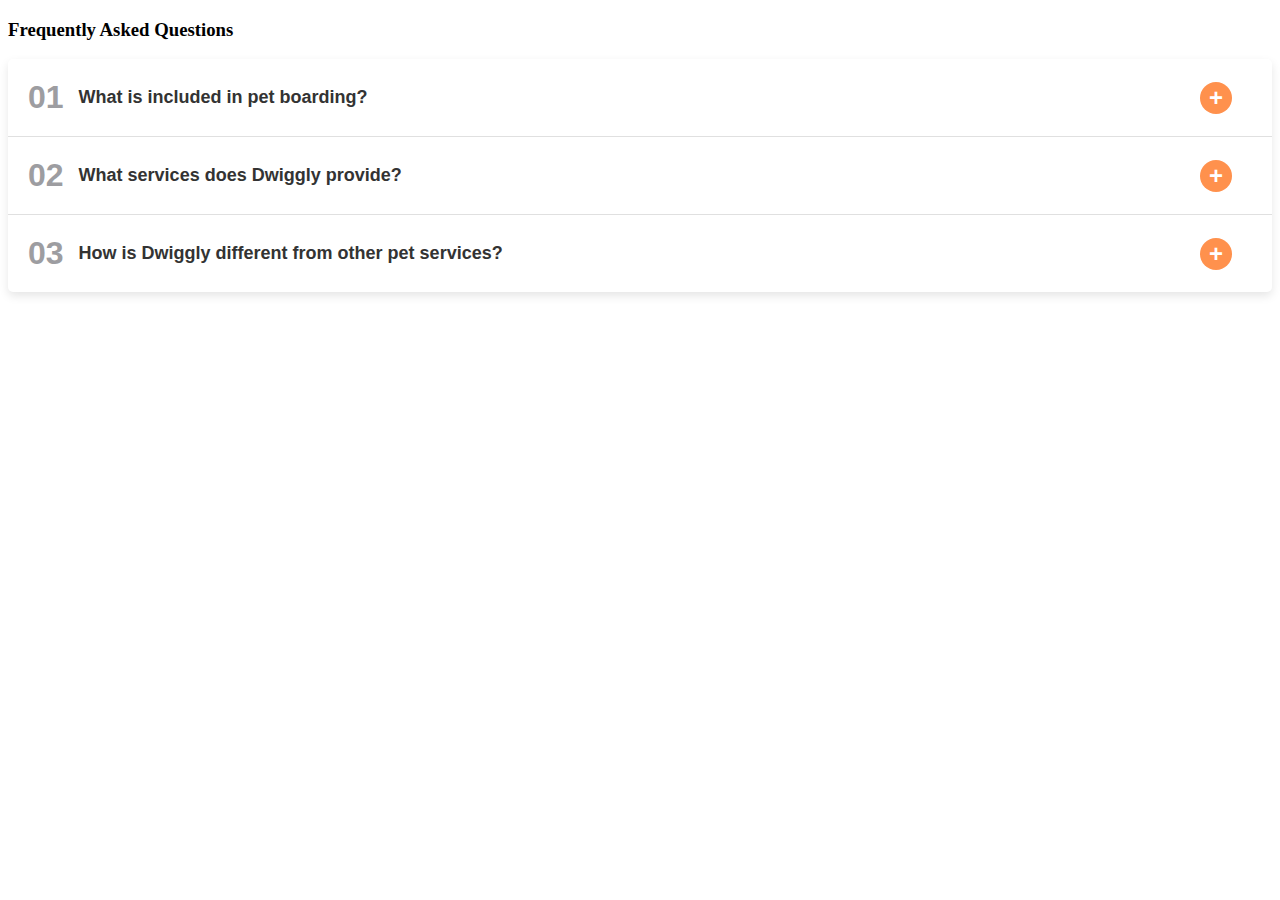
<file: faq.html>
<!doctype html>
<html lang="en">
	<head>
		<title>Title</title>
		<!-- Required meta tags -->
		<meta charset="utf-8" />
		<meta
			name="viewport"
			content="width=device-width, initial-scale=1, shrink-to-fit=no"
		/>

		<!-- Bootstrap CSS v5.2.1 -->
		<link
			href="https://cdn.jsdelivr.net/npm/bootstrap@5.3.2/dist/css/bootstrap.min.css"
			rel="stylesheet"
			integrity="sha384-T3c6CoIi6uLrA9TneNEoa7RxnatzjcDSCmG1MXxSR1GAsXEV/Dwwykc2MPK8M2HN"
			crossorigin="anonymous"
		/>
		
	</head>

	<style>
		/* FAQ Section Start */
.faq-section .faqs-container {
    overflow: hidden;
    background: #FFFFFF;
    border-radius: 5px;
    box-shadow: 0 4px 10px rgba(0, 0, 0, 0.1);
}

.faq-section .faq-singular {
    position: relative;
    border-bottom: 1px solid #e0e0e0;
    padding: 20px;
    cursor: pointer;
    transition: all 0.3s ease;
}

.faq-singular:last-child {
    border-bottom: none;
}

.faq-singular .faq-question {
    position: relative;
    margin: 0;
    font-weight: 700;
    font-size: 18px;
    font-family: "Poppins", sans-serif;
    color: #333333;
    display: flex;
    align-items: center;
}

.faq-singular .faq-question span.number {
    font-size: 32px;
    color: #9d9da1;
    font-weight: 700;
    margin-right: 15px;
}

.faq-singular .faq-question span.text {
    flex: 1;
}

.faq-singular .faq-question:after {
    content: "+";
    position: absolute;
    right: 20px;
    color: #ffffff;
    background: #ff914d;
    border-radius: 50%;
    font-size: 24px;
    font-weight: 700;
    text-align: center;
    line-height: 32px;
    height: 32px;
    width: 32px;
    transition: transform 0.3s ease;
}

.faq-singular.active .faq-question:after {
    content: "×";
    transform: rotate(90deg);
}

.faq-singular .faq-answer {
    display: none;
    padding: 15px 0 0 50px;
    font-size: 16px;
    color: #555555;
    line-height: 1.6;
}

.faq-singular.active .faq-answer {
    display: block;
}

/* FAQ Section End */

		
	</style> 

	<body>
	<section class="faq-section-sec">
        <div class="faq-section">
			<h3 class="sub-heading my-4">Frequently Asked Questions</h3>
			<div class="faqs-container">
				<div class="faq-singular">
					<h3 class="faq-question">
						<span class="number">01</span>
						<span class="text">What is included in pet boarding?</span>
					</h3>
					<div class="faq-answer">
						Our pet boarding services include 24/7 care, personalized feeding schedules, playtime, and regular updates with photos and notes. We ensure your pet feels at home with plenty of socialization and attention.
					</div>
				</div>
		
				<div class="faq-singular">
					<h3 class="faq-question">
						<span class="number">02</span>
						<span class="text">What services does Dwiggly provide?</span>
					</h3>
					<div class="faq-answer">
						Dwiggly offers pet grooming, boarding, and special playtime services to ensure your pet’s happiness and health.
					</div>
				</div>
		
				<div class="faq-singular">
					<h3 class="faq-question">
						<span class="number">03</span>
						<span class="text">How is Dwiggly different from other pet services?</span>
					</h3>
					<div class="faq-answer">
						Dwiggly prioritizes personalized care, innovative grooming techniques, and regular updates to pet owners, making us stand out in quality and reliability.
					</div>
				</div>
		
				<!-- Add more FAQ items as needed -->
			</div>
		</div>
    </section>
		
		<script
			src="https://cdn.jsdelivr.net/npm/bootstrap@5.3.2/dist/js/bootstrap.min.js"
			integrity="sha384-BBtl+eGJRgqQAUMxJ7pMwbEyER4l1g+O15P+16Ep7Q9Q+zqX6gSbd85u4mG4QzX+"
			crossorigin="anonymous"
		></script>
		
		<script>
			document.addEventListener("DOMContentLoaded", function () {
    const faqItems = document.querySelectorAll(".faq-singular");

    faqItems.forEach(function (faq) {
        faq.addEventListener("click", function () {
            // Collapse all items
            faqItems.forEach(item => {
                item.classList.remove("active");
                item.querySelector(".faq-answer").style.display = "none";
            });

            // Toggle clicked item
            if (!faq.classList.contains("active")) {
                faq.classList.add("active");
                faq.querySelector(".faq-answer").style.display = "block";
            }
        });
    });
});

			
			</script>
	</body>
</html>
</file>
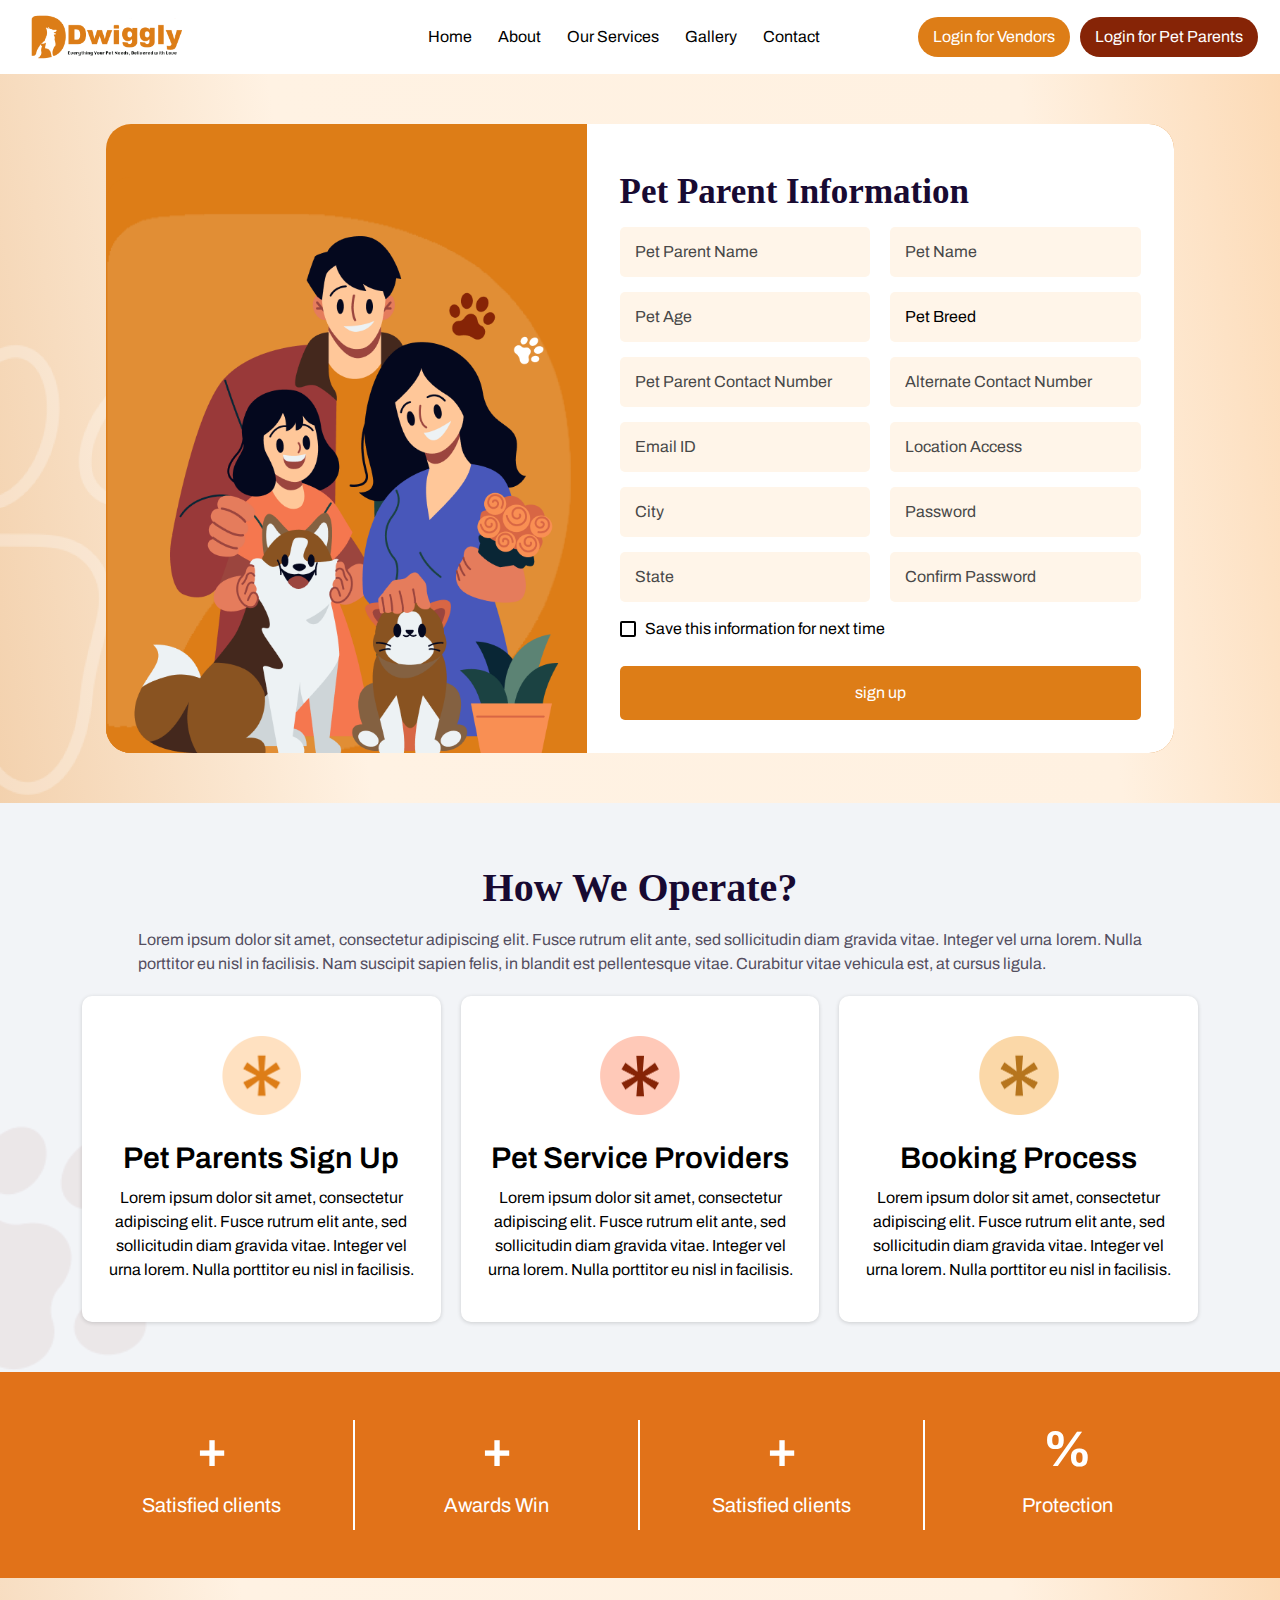
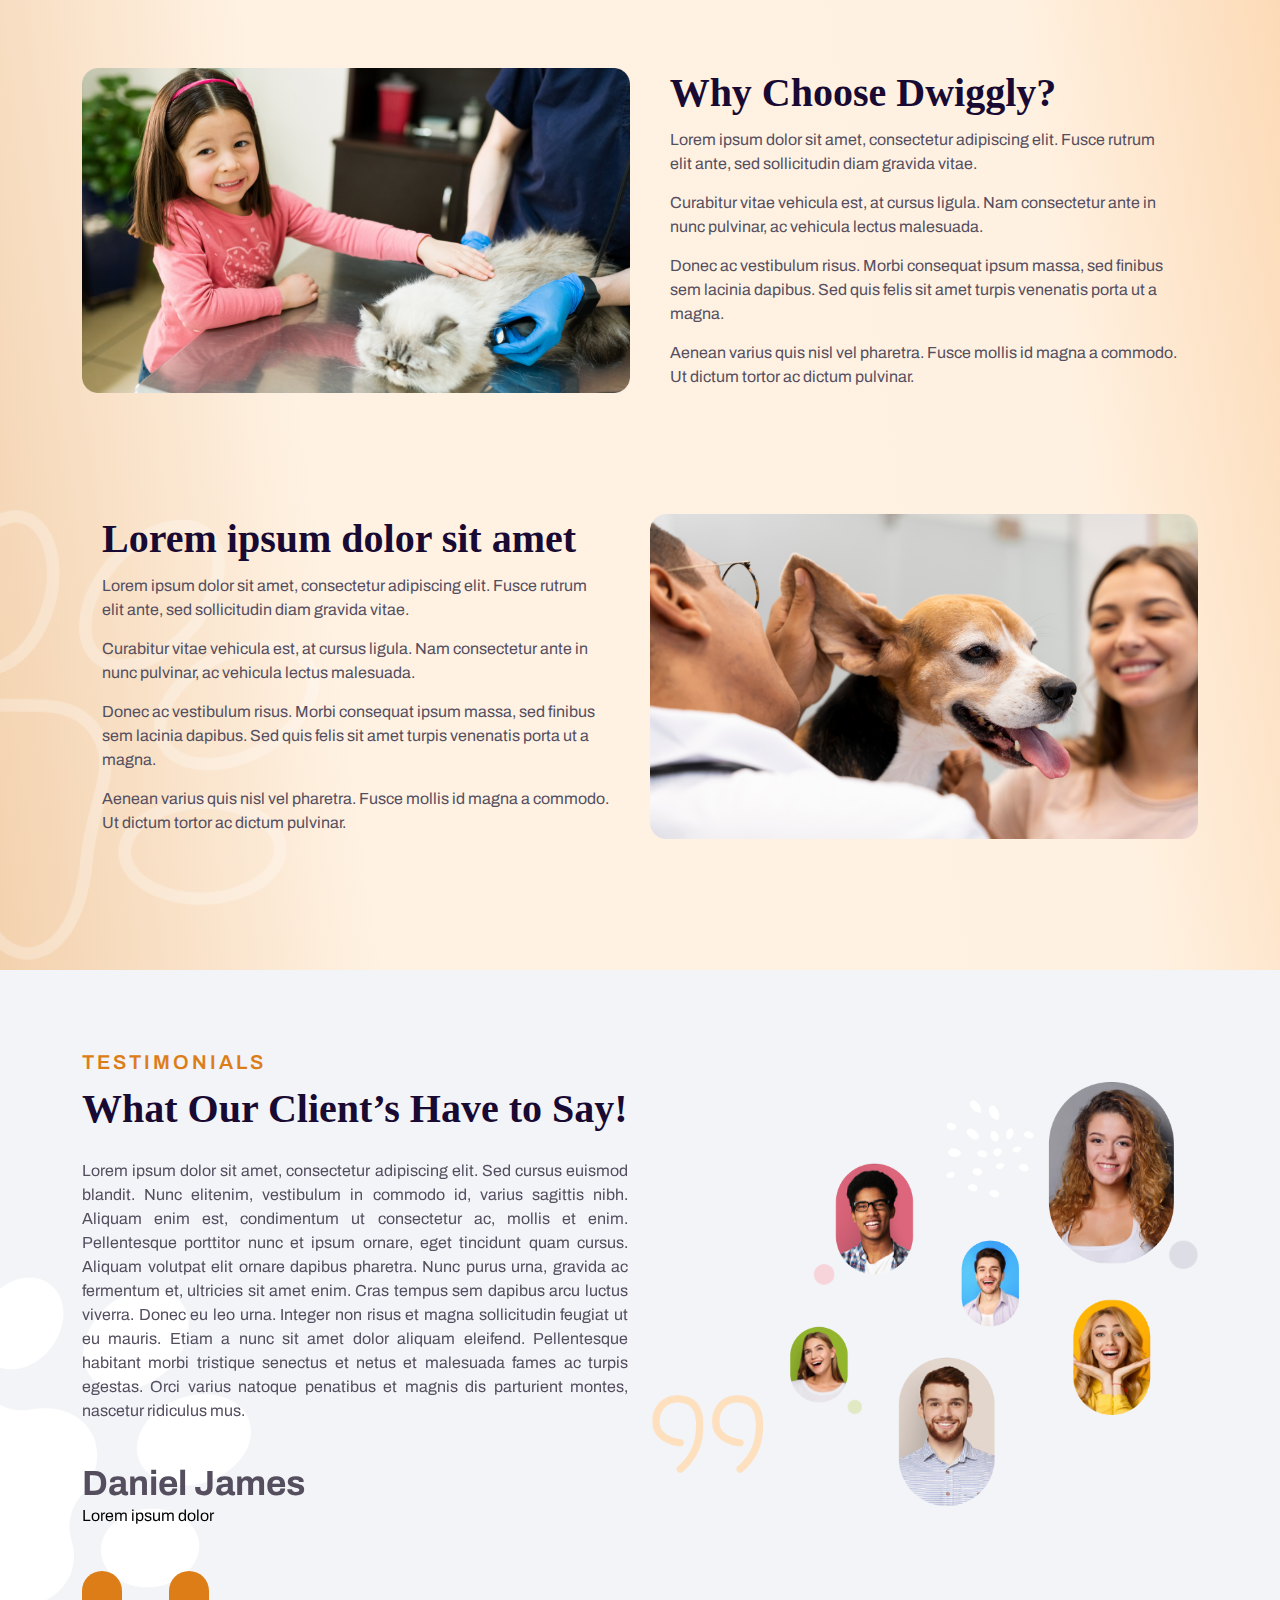
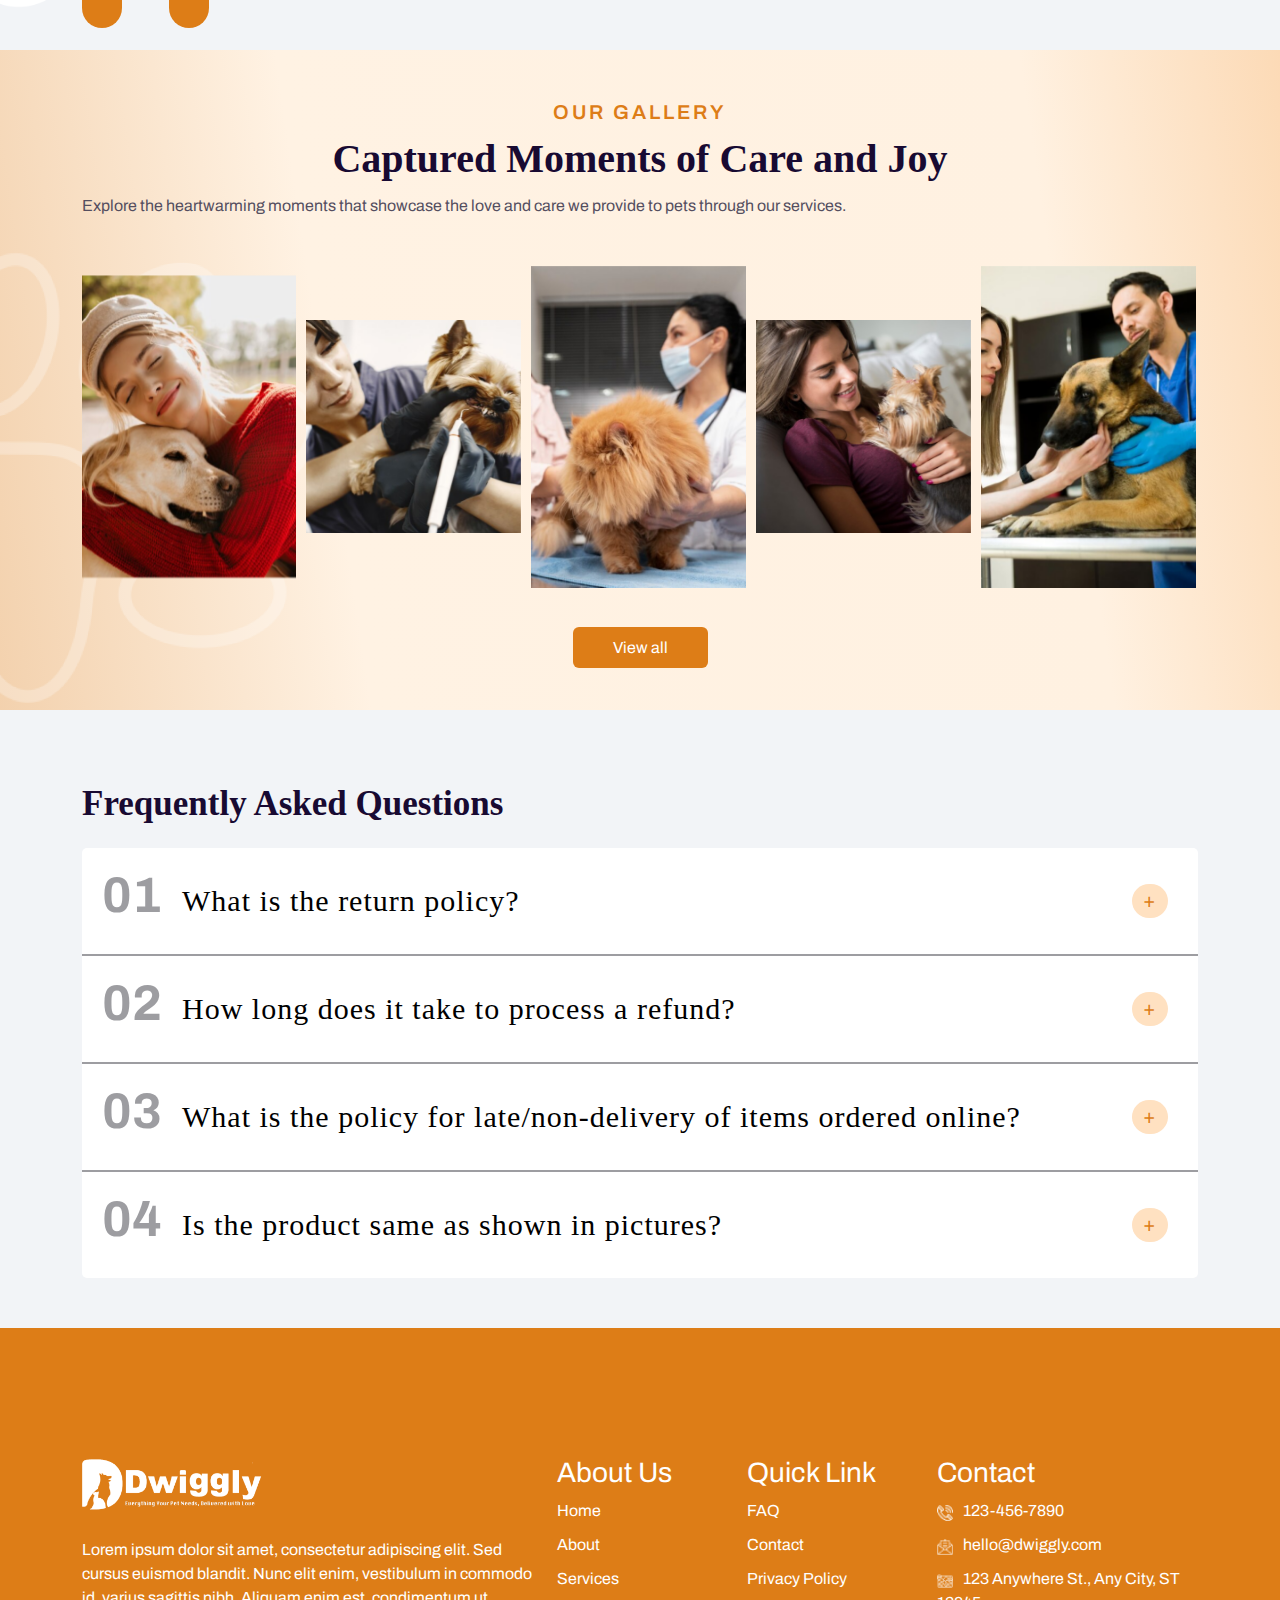
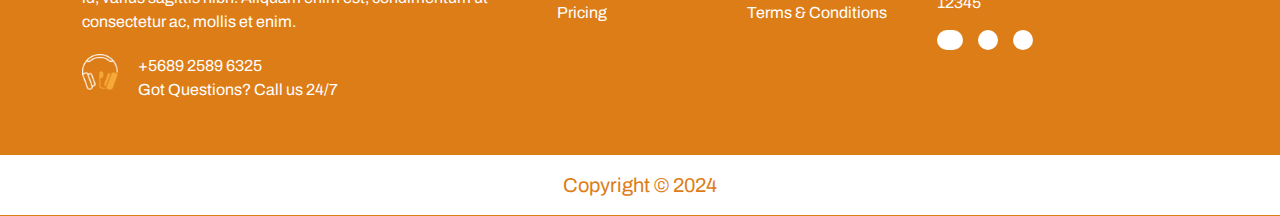
<file: pet-parent-sign-up.html>
<!DOCTYPE html>
<html>

<head>
    <meta charset="utf-8">
    <meta name="viewport" content="width=device-width, initial-scale=1">
    <title>Dwiggly</title>
    <!-- Required css -->

    <link rel="stylesheet" type="text/css" href="./css/bootstrap.min.css">
    <link rel="stylesheet" type="text/css" href="./css/owl.carousel.min.css">
    <link rel="stylesheet" type="text/css" href="./css/owl.theme.min.css">
    <link rel="stylesheet" href="https://cdnjs.cloudflare.com/ajax/libs/font-awesome/6.6.0/css/all.min.css"
        integrity="sha512-Kc323vGBEqzTmouAECnVceyQqyqdsSiqLQISBL29aUW4U/M7pSPA/gEUZQqv1cwx4OnYxTxve5UMg5GT6L4JJg=="
        crossorigin="anonymous" referrerpolicy="no-referrer" />

    <!-- custom css  -->
    <link rel="stylesheet" type="text/css" href="./css/style.css">
</head>

<body>

    <!-- header sec starts -->
    <header>
        <nav class="navbar dwiggy-header navbar-expand-lg "><!-- nav starts -->
            <div class="container-fluid"><!-- container starts -->
                <a class="navbar-brand" href="#"><img src="./image/dwiggy-logo.png" alt=""></a>
                <!--  -->
                <button class="navbar-toggler" type="button" data-bs-toggle="collapse"
                    data-bs-target="#navbarNavAltMarkup" aria-controls="navbarNavAltMarkup" aria-expanded="false"
                    aria-label="Toggle navigation">
                    <span class="navbar-toggler-icon"></span>
                </button>
                <!--  -->
                <div class="collapse navbar-collapse" id="navbarNavAltMarkup">
                    <div class="navbar-nav">
                        <ul class="navbar-nav dwiggyhead-page">
                            <li class="nav-item"><a class="nav-link" href="#">Home</a></li>
                            <li class="nav-item"><a class="nav-link" href="#">About</a></li>
                            <li class="nav-item"><a class="nav-link" href="#">Our Services</a></li>
                            <li class="nav-item"><a class="nav-link" href="#">Gallery</a></li>
                            <li class="nav-item"><a class="nav-link" href="#">Contact</a></li>
                        </ul>
                        <div class="login-headbtn">
                            <ul class="navbar-nav">
                                <li class="nav-item vendor"><a class="nav-link" href="#">Login for Vendors</a></li>
                                <li class="nav-item parent"><a class="nav-link" href="#">Login for Pet Parents</a></li>
                            </ul>
                        </div>
                    </div>
                </div>
                <!--  -->

            </div><!-- container end -->
        </nav><!-- nav end -->
    </header>
    <!-- Banner section start  -->
    <section class="petparent-banner patent-mainbg">
        <div class="container-fluid">
            <div class="banner-main-div">
                <div class="banner-img-div">
                    <img title="" src="./image/pet-parent-banner-img.png" alt="Pet Parent Banner"
                        title="Pet Parent Banner">
                </div>
                <div class="form-div">
                    <h3 class="sub-heading">Pet Parent Information</h3>
                    <form action="/submit" method="post">
                        <div class="form-container">
                            <!-- Column 1 -->
                            <div class="column">
                                <div class="form-group">

                                    <input type="text" id="parent-name" name="parent_name" required
                                        placeholder="Pet Parent Name">
                                </div>

                                <div class="form-group">

                                    <input type="number" id="pet-age" name="pet_age" required placeholder="Pet Age">
                                </div>

                                <div class="form-group">

                                    <input type="tel" id="parent-contact" name="parent_contact" pattern="[0-9]{10}"
                                        title="Please enter a valid 10-digit phone number" required
                                        placeholder="Pet Parent Contact Number">
                                </div>

                                <div class="form-group">

                                    <input type="email" id="email" name="email" required placeholder="Email ID">
                                </div>

                                <div class="form-group">

                                    <input type="text" id="city" name="city" required placeholder="City">
                                </div>

                                <div class="form-group">

                                    <input type="text" id="state" name="state" required placeholder="State">
                                </div>

                            </div>

                            <!-- Column 2 -->
                            <div class="column">
                                <div class="form-group">

                                    <input type="text" id="pet-name" name="pet_name" required placeholder="Pet Name">
                                </div>

                                <div class="form-group">

                                    <div class="select-wrapper">
                                        <select class="select" name="pet_breed" required>
                                            <option value="">Pet Breed</option>
                                            <option value="bath">Bath</option>
                                            <option value="shampoo-conditioning">Shampoo & Conditioning</option>
                                            <option value="deshedding">Deshedding</option>
                                            <option value="blow-drying">Blow Drying</option>
                                            <option value="combing-brushing">Combing & Brushing</option>
                                            <option value="nail-clipping">Nail Clipping</option>
                                            <option value="paw-massage">Paw Massage</option>
                                            <option value="teeth-cleaning">Teeth Cleaning</option>
                                            <option value="ear-eye-cleaning">Ear & Eye Cleaning</option>
                                            <option value="minor-trimming">Minor Trimming on the face and paws</option>
                                            <option value="hair-styling">Hair Styling</option>
                                            <option value="full-body-trimming">Full Body Trimming</option>

                                        </select>
                                    </div>
                                </div>

                                <div class="form-group">

                                    <input type="tel" id="alternate-contact" name="alternate_contact"
                                        pattern="[0-9]{10}" title="Please enter a valid 10-digit phone number"
                                        placeholder="Alternate Contact Number">
                                </div>

                                <div class="form-group">

                                    <input type="text" id="location-access" name="location_access"
                                        placeholder="Location Access">
                                </div>

                                <div class="form-group">

                                    <input type="password" id="password" name="password" required
                                        placeholder="Password">
                                </div>

                                <div class="form-group">

                                    <input type="password" id="confirm-password" name="confirm_password" required
                                        placeholder="Confirm Password">
                                </div>
                            </div>
                        </div>

                        <!-- Radio Button -->
                        <div class="radio-btn d-flex">
                            <input class="form-check-input" type="checkbox" value="" id="flexCheckDefault">
                            <label class="form-check-label" for="flexCheckDefault">
                                Save this information for next time
                            </label>

                        </div>
                        <!-- Sign Up Button -->
                        <div class="form-footer">
                            <button>sign up</button>
                        </div>
                    </form>
                </div>
            </div>
        </div>
    </section>
    <!-- Banner section end -->
    <!-- How We Operate section start  -->
    <section class="We-Operate-section">
        <div class="container">
            <!-- Section Header -->
            <div class="We-Operate-frs text-center">
                <h2 class="sub-heading">How We Operate?</h2>
                <p class="main-content">Lorem ipsum dolor sit amet, consectetur adipiscing elit. Fusce rutrum elit ante,
                    sed sollicitudin
                    diam gravida vitae. Integer vel urna lorem. Nulla porttitor eu nisl in facilisis. Nam suscipit
                    sapien felis, in blandit est pellentesque vitae. Curabitur vitae vehicula est, at cursus ligula.</p>
            </div>

            <!-- Sub Sections -->
            <div class="We-Operate-sub-main">
                <!-- Sub Section 1 -->
                <div class="we-operate-sub-1 sub-div-1">
                    <img title="" src="./image/we-oprate-img-1.png" alt="Pet Parents Sign Up">
                    <h4>Pet Parents Sign Up</h4>
                    <p>Lorem ipsum dolor sit amet, consectetur adipiscing elit. Fusce rutrum elit ante, sed sollicitudin
                        diam gravida vitae. Integer vel urna lorem. Nulla porttitor eu nisl in facilisis.</p>
                </div>

                <!-- Sub Section 2 -->
                <div class="we-operate-sub-2 sub-div-1">
                    <img title="" src="./image/we-oprate-img-2.png" alt="Pet Service Providers">
                    <h4>Pet Service Providers</h4>
                    <p>Lorem ipsum dolor sit amet, consectetur adipiscing elit. Fusce rutrum elit ante, sed sollicitudin
                        diam gravida vitae. Integer vel urna lorem. Nulla porttitor eu nisl in facilisis.</p>
                </div>

                <!-- Sub Section 3 -->
                <div class="we-operate-sub-3 sub-div-1">
                    <img title="" src="./image/we-oprate-img-3.png" alt="Booking Process">
                    <h4>Booking Process</h4>
                    <p>Lorem ipsum dolor sit amet, consectetur adipiscing elit. Fusce rutrum elit ante, sed sollicitudin
                        diam gravida vitae. Integer vel urna lorem. Nulla porttitor eu nisl in facilisis.</p>
                </div>
            </div>
        </div>
    </section>
    <!-- How We Operate section end  -->
    <!-- counter section -->
    <section class="counter-protection">
        <div class="container">
            <div class="protection-say row">
                <div class="count-outer1 col-lg-3">
                    <h2 data-max="450" id="test"><span>+</span></h2>
                    <p>Satisfied clients</p>
                </div>
                <div class="count-outer2 col-lg-3">
                    <h2 data-max="85" id="test"><span>+</span></h2>
                    <p>Awards Win</p>
                </div>
                <div class="count-outer3 col-lg-3">
                    <h2 data-max="450" id="test"><span>+</span></h2>
                    <p>Satisfied clients</p>
                </div>
                <div class="count-outer4 col-lg-3">
                    <h2 data-max="99.99" id="test"><span>%</span></h2>
                    <p>Protection</p>
                </div>
            </div>
        </div>
    </section>
    <!-- Why Choose Dwiggly section -->
    <section class="why-choose-section patent-mainbg">
        <div class="container">
            <!-- First Sub Section -->
            <div class="whychoose-sub-1-main">
                <div class="img-whychoose">
                    <img title="" src="./image/why-choose-dwiggly.png" alt="Why Choose Dwiggly">
                </div>
                <div class="content-div-why">
                    <h2 class="sub-heading">Why Choose Dwiggly?</h2>
                    <p>Lorem ipsum dolor sit amet, consectetur adipiscing elit. Fusce rutrum elit ante, sed sollicitudin
                        diam gravida vitae.</p>
                    <p>Curabitur vitae vehicula est, at cursus ligula. Nam consectetur ante in nunc pulvinar, ac
                        vehicula lectus malesuada.</p>
                    <p>Donec ac vestibulum risus. Morbi consequat ipsum massa, sed finibus sem lacinia dapibus. Sed quis
                        felis sit amet turpis venenatis porta ut a magna.</p>
                    <p>Aenean varius quis nisl vel pharetra. Fusce mollis id magna a commodo. Ut dictum tortor ac dictum
                        pulvinar.</p>
                </div>
            </div>

            <!-- Second Sub Section -->
            <div class="whychoose-sub-1-main">
                <div class="content-div-why">
                    <h2 class="sub-heading">Lorem ipsum dolor sit amet</h2>
                    <p>Lorem ipsum dolor sit amet, consectetur adipiscing elit. Fusce rutrum elit ante, sed sollicitudin
                        diam gravida vitae.</p>
                    <p>Curabitur vitae vehicula est, at cursus ligula. Nam consectetur ante in nunc pulvinar, ac
                        vehicula lectus malesuada.</p>
                    <p>Donec ac vestibulum risus. Morbi consequat ipsum massa, sed finibus sem lacinia dapibus. Sed quis
                        felis sit amet turpis venenatis porta ut a magna.</p>
                    <p>Aenean varius quis nisl vel pharetra. Fusce mollis id magna a commodo. Ut dictum tortor ac dictum
                        pulvinar.</p>
                </div>
                <div class="img-whychoose">
                    <img title="" src="./image/why-choose-dwiggly-2.png" alt="Why Choose Dwiggly">
                </div>
            </div>
        </div>
    </section>
    <!-- Testmonial start -->
    <section class="pet-testmonial">
        <div class="container">
            <div class="testmonial-main row"><!-- row start -->
                <!-- col-1 start -->
                <div class="client-saylft col-lg-6">
                    <h6 class="sub-title">TESTIMONIALS</h6>
                    <h2 class="sub-heading">What Our Client’s Have to Say!</h2>
                    <div class="client-testimonial owl-carousel owl-theme">
                        <div class="item">
                            <p class="main-content">Lorem ipsum dolor sit amet, consectetur adipiscing elit. Sed
                                cursus
                                euismod
                                blandit. Nunc elitenim, vestibulum in commodo id, varius sagittis nibh. Aliquam
                                enim
                                est, condimentum ut
                                consectetur ac, mollis et enim. Pellentesque porttitor nunc et ipsum ornare,
                                eget
                                tincidunt quam
                                cursus. Aliquam volutpat elit ornare dapibus pharetra. Nunc purus urna, gravida
                                ac
                                fermentum et,
                                ultricies sit amet enim. Cras tempus sem dapibus arcu luctus viverra. Donec eu
                                leo urna.
                                Integer
                                non risus et magna sollicitudin feugiat ut eu mauris. Etiam a nunc sit amet
                                dolor
                                aliquam
                                eleifend. Pellentesque habitant morbi tristique senectus et netus et malesuada
                                fames ac
                                turpis
                                egestas. Orci varius natoque penatibus et magnis dis parturient montes, nascetur
                                ridiculus mus.
                            </p>
                            <div class="client-rating">
                                <i class="fa-solid fa-star"></i>
                                <i class="fa-solid fa-star"></i>
                                <i class="fa-solid fa-star"></i>
                                <i class="fa-solid fa-star"></i>
                                <i class="fa-solid fa-star"></i>
                            </div>
                            <div class="client-detail">
                                <h4>Daniel James</h4>
                                <p>Lorem ipsum dolor</p>
                            </div>
                        </div>
                    </div>
                </div>
                <!-- col-2 start -->
                <div class="client-sayimg col-lg-6">
                    <img src="./image/testmonial-ryt.png" alt="">
                </div>
            </div><!-- row end -->
        </div>
    </section>
    <!-- testmonial end -->
    <!-- Gallery section -->
    <section class="patent-gallery patent-mainbg">
        <div class="container">
            <div class="gallery-title text-center">
                <h6 class="sub-title">Our Gallery</h6>
                <h2 class="sub-heading">Captured Moments of Care and Joy</h2>
                <p class="main-content">Explore the heartwarming moments that showcase the love and care we
                    provide to
                    pets through our services.</p>
            </div>
            <div class="client-gallery my-5 owl-carousel owl-theme">
                <div class="joy-img1 item">
                    <img src="./image/gallery-img1.png" alt="">
                </div>
                <div class="joy-img2 item">
                    <img src="./image/gallery-img2.png" alt="">
                </div>
                <div class="joy-img1 item">
                    <img src="./image/gallery-img3.png" alt="">
                </div>
                <div class="joy-img2 item">
                    <img src="./image/gallery-img4.png" alt="">
                </div>
                <div class="joy-img1 item">
                    <img src="./image/gallery-img5.png" alt="">
                </div>
                <div class="joy-img2 item">
                    <img src="./image/gallery-img6.png" alt="">
                </div>
                <div class="joy-img1 item">
                    <img src="./image/gallery-img7.png" alt="">
                </div>
            </div>
            <p class="mt-3 text-center"><a class="readmore" href="#">View all</a></p>
        </div>
    </section>

    <!-- Why Choose Dwiggly section -->
    <section class="faq-section">
        <div class="container">
            <h3 class="sub-heading my-4">Frequently Asked Questions</h3>
            <div class="faqs-container" itemscope itemtype="https://schema.org/FAQPage">
                <div class="faqrow-main">
                    <div class="faq-questnum">01</div>
                    <div class="faq-singular" itemscope itemprop="mainEntity" itemtype="https://schema.org/Question">

                        <h2 class="faq-question" itemprop="name">What is the return policy?</h2>
                        <div class="faq-answer" itemscope itemprop="acceptedAnswer"
                            itemtype="https://schema.org/Answer">
                            <div itemprop="text">
                                Lorem Ipsum is simply dummy text of the printing and typesetting industry. Lorem Ipsum
                                has
                                been the industry's standard dummy text ever since the 1500s, when an unknown printer
                                took a
                                galley of type and scrambled it to make a type specimen book.
                            </div>
                        </div>
                    </div>
                </div>

                <div class="faqrow-main">
                    <div class="faq-questnum">02</div>
                    <div class="faq-singular" itemscope itemprop="mainEntity" itemtype="https://schema.org/Question">
                        <h2 class="faq-question" itemprop="name">How long does it take to process a refund?</h2>
                        <div class="faq-answer" itemscope itemprop="acceptedAnswer"
                            itemtype="https://schema.org/Answer">
                            <div itemprop="text">
                                Lorem Ipsum is simply dummy text of the printing and typesetting industry. Lorem Ipsum
                                has
                                been the industry's standard dummy text ever since the 1500s, when an unknown printer
                                took a
                                galley of type and scrambled it to make a type specimen book.
                            </div>
                        </div>
                    </div>
                </div>

                <div class="faqrow-main">
                    <div class="faq-questnum">03</div>
                    <div class="faq-singular" itemscope itemprop="mainEntity" itemtype="https://schema.org/Question">
                        <h2 class="faq-question" itemprop="name">What is the policy for late/non-delivery of items
                            ordered
                            online?</h2>
                        <div class="faq-answer" itemscope itemprop="acceptedAnswer"
                            itemtype="https://schema.org/Answer">
                            <div itemprop="text">
                                Lorem Ipsum is simply dummy text of the printing and typesetting industry. Lorem Ipsum
                                has
                                been the industry's standard dummy text ever since the 1500s, when an unknown printer
                                took a
                                galley of type and scrambled it to make a type specimen book.
                            </div>
                        </div>
                    </div>
                </div>

                <div class="faqrow-main">
                    <div class="faq-questnum">04</div>
                    <div class="faq-singular" itemscope itemprop="mainEntity" itemtype="https://schema.org/Question">
                        <h2 class="faq-question" itemprop="name">Is the product same as shown in pictures?</h2>
                        <div class="faq-answer" itemscope itemprop="acceptedAnswer"
                            itemtype="https://schema.org/Answer">
                            <div itemprop="text">
                                Lorem Ipsum is simply dummy text of the printing and typesetting industry. Lorem Ipsum
                                has
                                been the industry's standard dummy text ever since the 1500s, when an unknown printer
                                took a
                                galley of type and scrambled it to make a type specimen book.
                            </div>
                        </div>
                    </div>
                </div>

            </div>
        </div>
    </section>
    <!-- footer -->
    <section class="footer">
        <div class="container">
            <div class="footer-main">
                <!-- 1 -->
                <div class="shop-location">

                </div>
                <!-- 2 -->
                <div class="dwiggly-contact row">
                    <!-- 1 -->
                    <div class="col-lg-5 footer-page">
                        <img src="./image/footer-logo.png" alt="">
                        <p>Lorem ipsum dolor sit amet, consectetur adipiscing elit. Sed cursus euismod blandit.
                            Nunc
                            elit enim, vestibulum in commodo id, varius sagittis nibh. Aliquam enim est,
                            condimentum ut
                            consectetur ac, mollis et enim.</p>
                        <div class="call-footbtn">
                            <img src="./image/footer-question.png" alt="">
                            <div class="quest-call">
                                <a href="tel:+5689 2589 6325">+5689 2589 6325</a>
                                <p>Got Questions? Call us 24/7</p>
                            </div>
                        </div>
                    </div>
                    <!-- 2 -->
                    <div class="col-lg-2 footer-contact">
                        <h5>About Us</h5>
                        <ul class="list-unstyled mb-0">

                            <li><a href="#" title="Home">Home</a></li>

                            <li><a href="#" title="About">About</a></li>

                            <li><a href="#" title="Services">Services</a></li>

                            <li><a href="#" title="Pricing">Pricing</a></li>

                        </ul>
                    </div>
                    <!-- 3 -->
                    <div class="col-lg-2 footer-nearlocat">
                        <h5>Quick Link</h5>
                        <ul class="list-unstyled mb-0">

                            <li><a href="#" title="FAQ">FAQ</a></li>

                            <li><a href="#" title="Contact">Contact</a></li>

                            <li><a href="#" title="Privacy Policy">Privacy Policy</a></li>

                            <li><a href="#" title="Terms & Conditions">Terms & Conditions</a></li>

                        </ul>
                    </div>
                    <!-- 4 -->
                    <div class="col-lg-3 footer-follow">
                        <h5>Contact</h5>
                        <p><span><img src="./image/call-icon.png" alt=""></span><a href="#">123-456-7890</a></p>
                        <p><span><img src="./image/mail-icon.png" alt=""></span><a href="#">hello@dwiggly.com</a></p>
                        <p><span><img src="./image/locat-icon.png" alt=""></span>123 Anywhere St., Any City, ST
                            12345
                        </p>
                        <div class="social-icon">
                            <i class="fa-brands fa-facebook-f"></i>
                            <i class="fa-brands fa-twitter"></i>
                            <i class="fa-brands fa-instagram"></i>
                        </div>
                    </div>
                    <!--  -->
                </div>
            </div>
        </div>
        <div class="foot-copyryt">
            <p>Copyright © 2024</p>
        </div>
    </section>
    <!-- section 10 end -->
    <!-- <script type="text/javascript" src="js/jquery-3.6.4.slim.min.js"></script> -->
    <script type="text/javascript" src="js/jquery.min.js"></script>
    <script type="text/javascript" src="js/bootstrap.bundle.min.js"></script>
    <script src="https://unpkg.com/swiper/swiper-bundle.min.js"></script>
    <script type="text/javascript" src="js/owl.carousel.min.js"></script>
    <script type="text/javascript" src="js/myscript.js"></script>



</body>

</html>
</file>
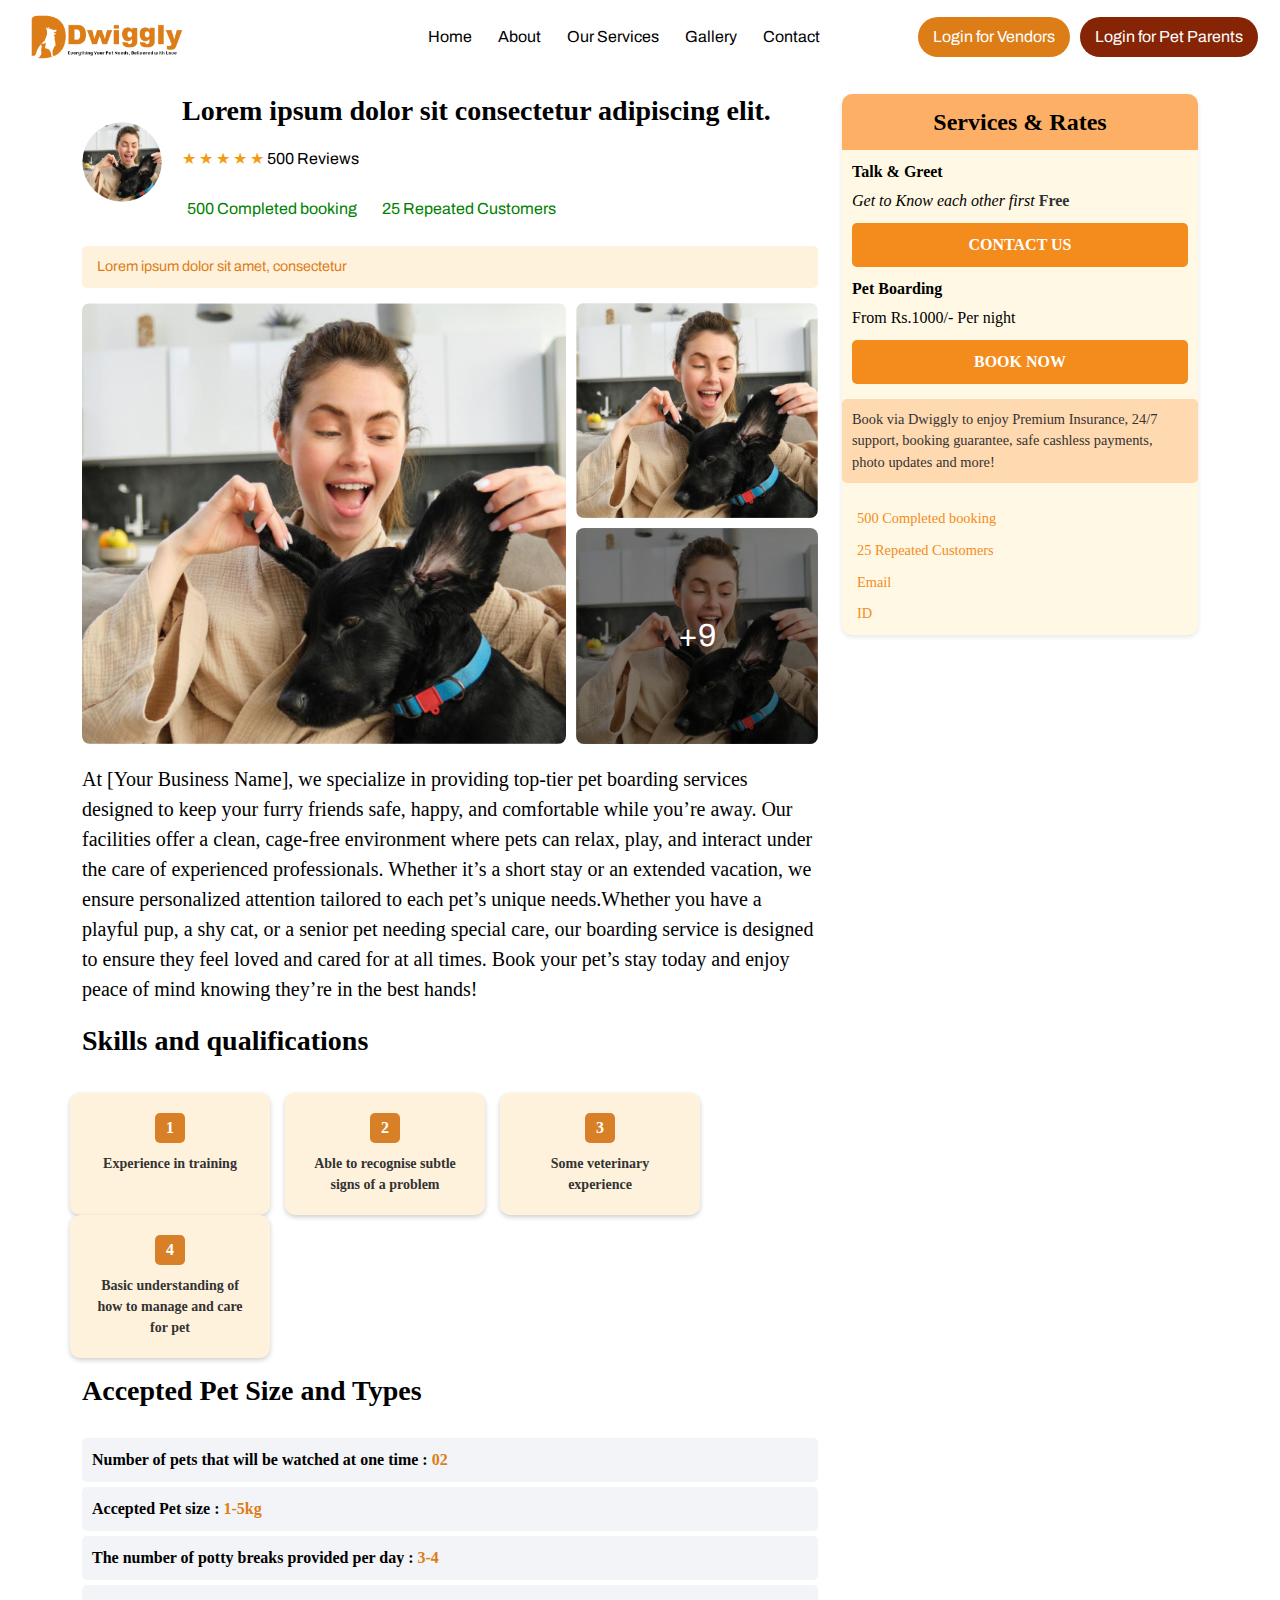
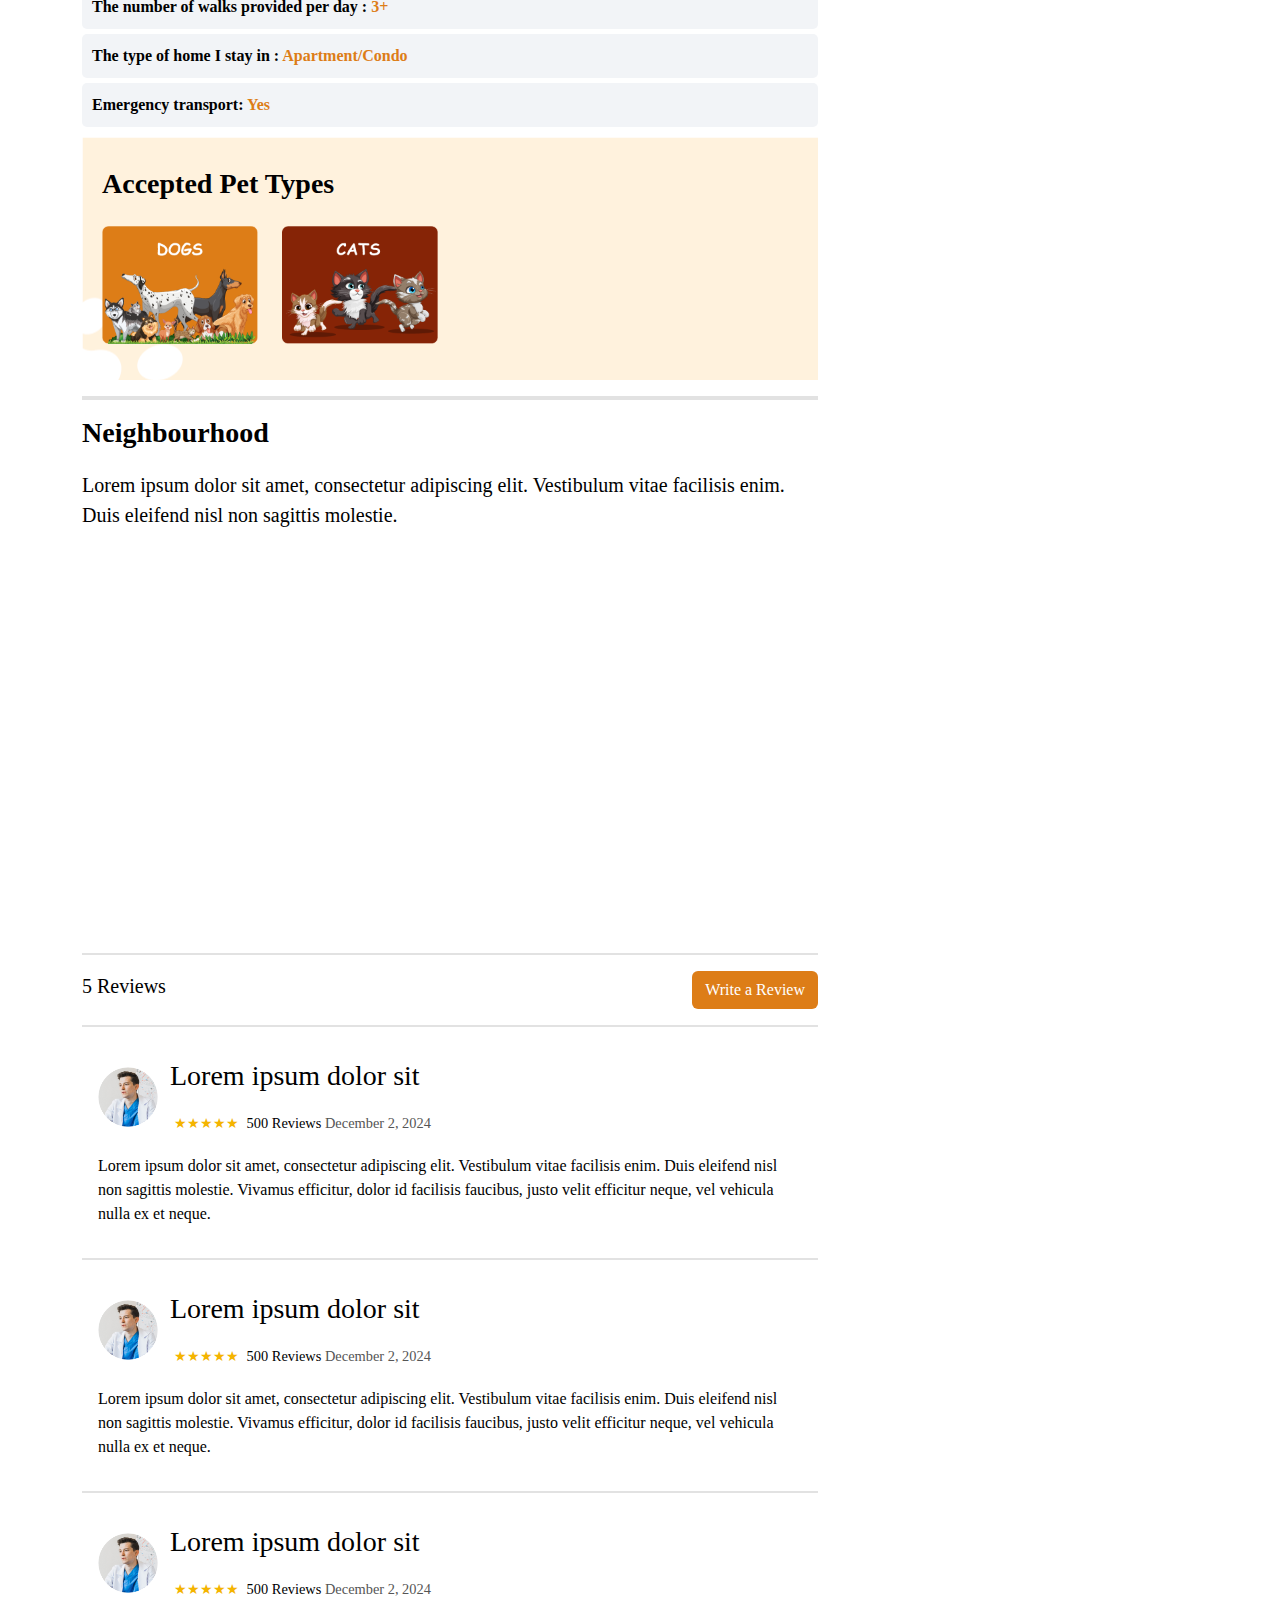
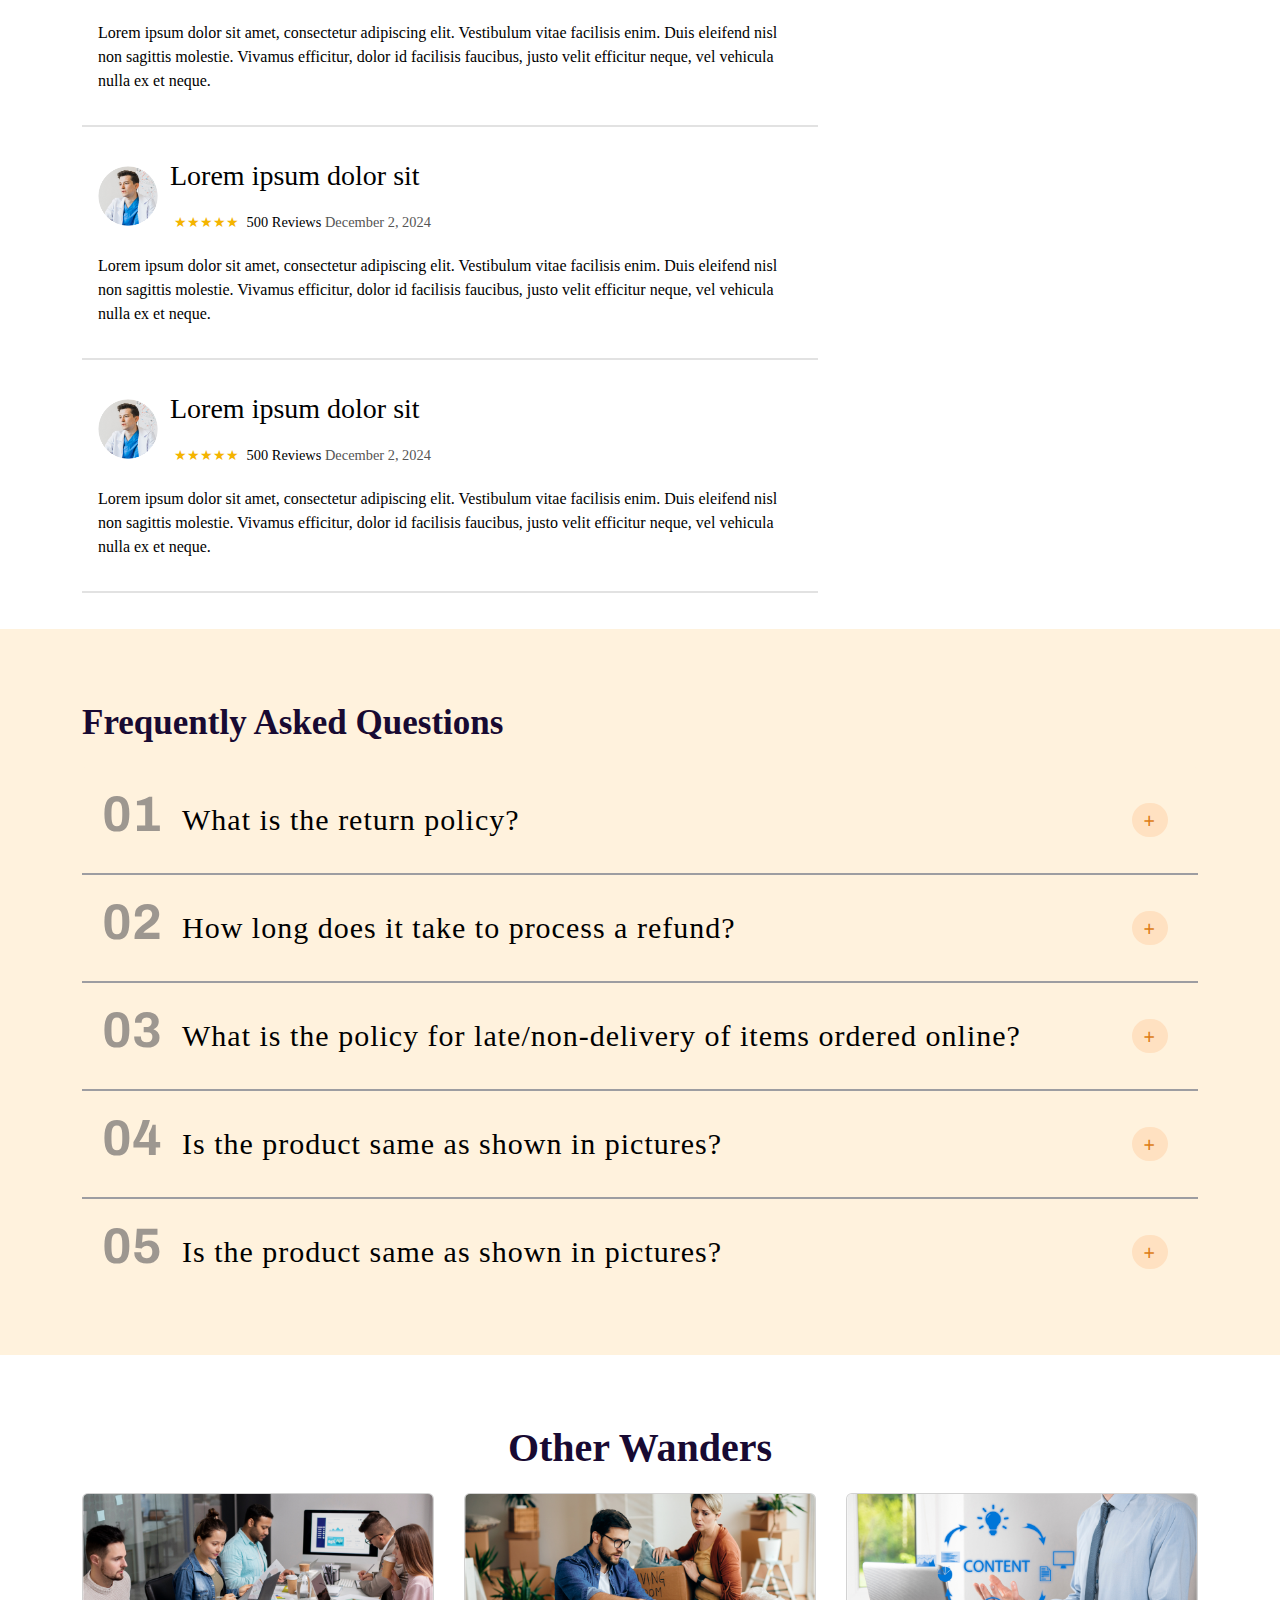
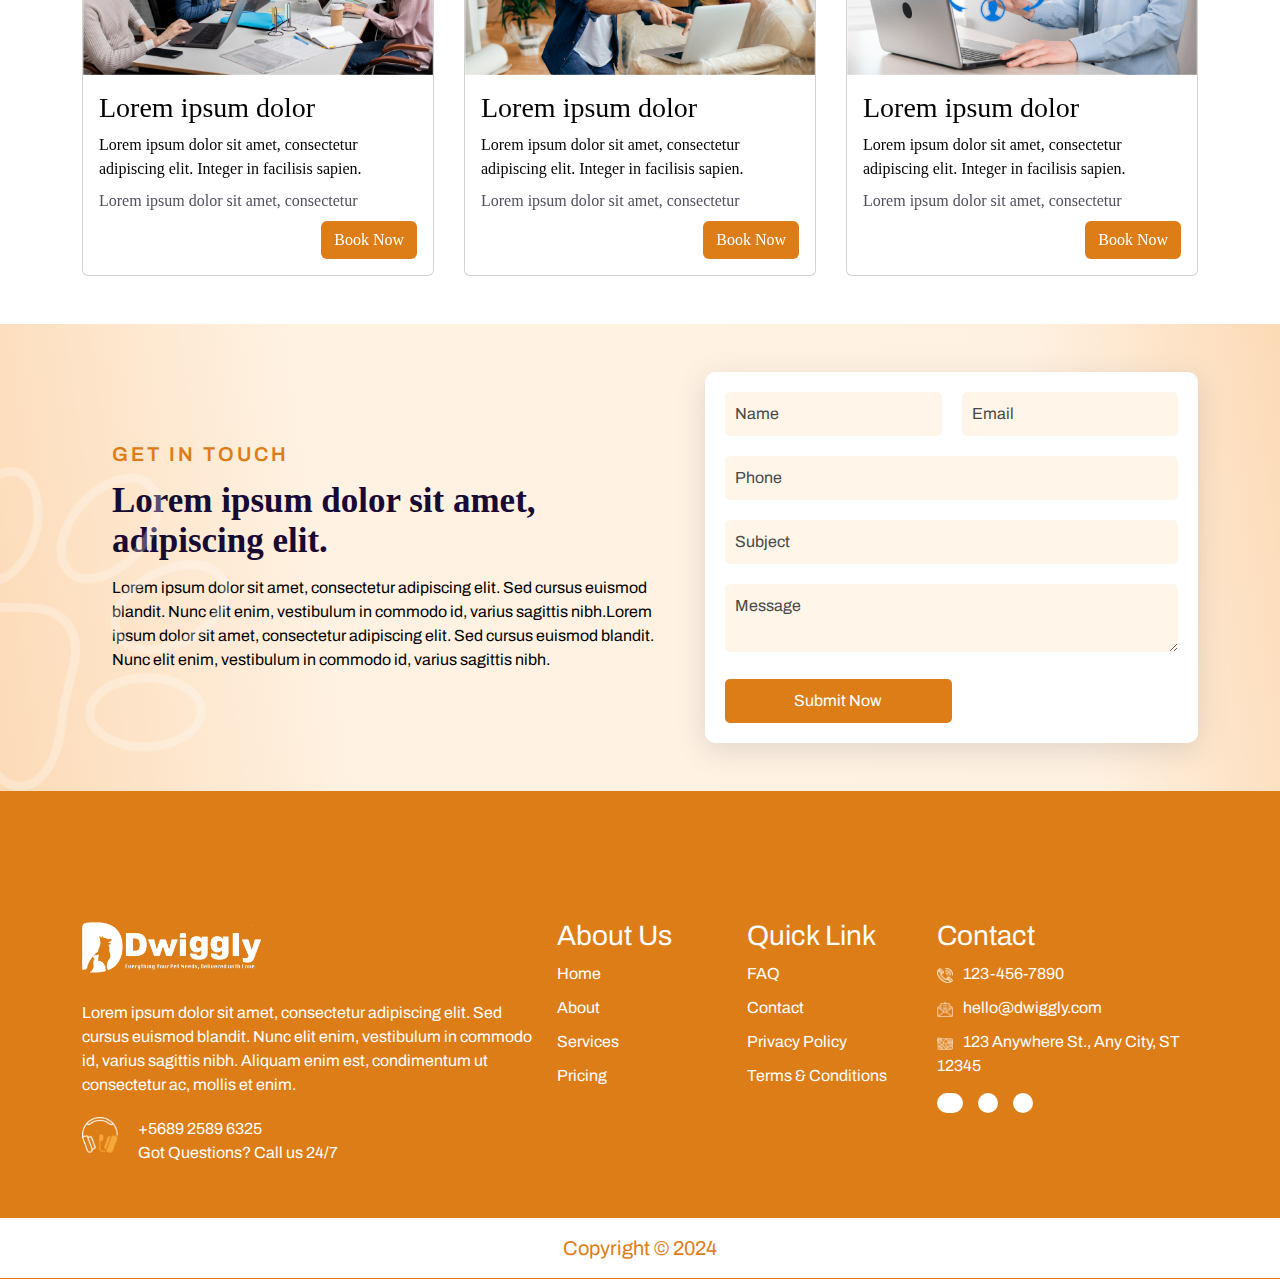
<file: service-detail.html>
<!DOCTYPE html>
<html>

<head>
	<meta charset="utf-8">
	<meta name="viewport" content="width=device-width, initial-scale=1">
	<title>Dwiggly Service</title>
	<!-- Required css -->
	<link rel="stylesheet" type="text/css" href="./css/bootstrap.min.css">
	<link rel="stylesheet" type="text/css" href="./css/owl.carousel.min.css">
	<link rel="stylesheet" type="text/css" href="./css/owl.theme.min.css">
	<link rel="stylesheet" href="https://cdnjs.cloudflare.com/ajax/libs/font-awesome/6.6.0/css/all.min.css" integrity="sha512-Kc323vGBEqzTmouAECnVceyQqyqdsSiqLQISBL29aUW4U/M7pSPA/gEUZQqv1cwx4OnYxTxve5UMg5GT6L4JJg==" crossorigin="anonymous" referrerpolicy="no-referrer" />
	<!-- custom css  -->
	<link rel="stylesheet" type="text/css" href="./css/style.css">
</head>
<style>
.review-card {
	padding: 16px;
	border-radius: 8px;
}

.review-header {
	display: flex;
	align-items: center;
	margin-bottom: 10px;
}

.review-header img {
	border-radius: 50%;
	width: 60px;
	height: 60px;
	margin-right: 12px;
}

.review-header h2 {
	margin: 0;
	font-size: 1.2em;
}

.review-meta {
	font-size: 0.9em;
	color: #555;
}

.stars {
	color: #f4b400;
	/* gold star color */
	margin: 0 4px;
}

.review-content {
	font-size: 0.95em;
	line-height: 1.5;
	color: #333;
	font-family: Comic Sans MS;
}

.services-container {
	max-width: 400px;
	background-color: #fff8e4;
	border-radius: 10px;
	box-shadow: 0 2px 5px rgba(0, 0, 0, 0.1);
	font-family: Comic Sans MS;
}

.services-header {
	background-color: #fdb065;
	padding: 10px;
	border-radius: 10px 10px 0 0;
	font-size: 1.5rem;
	font-weight: 600;
	color: black;
	text-align: center;
}

.service {
	margin: 10px 0;
	padding: 0 10px;
}

.service p {
	margin: 5px 0;
}

.service span {
	font-weight: bold;
	color: #333;
}

.button {
	background-color: #f48b1d;
	color: white;
	padding: 10px;
	margin: 10px 0;
	text-align: center;
	font-weight: bold;
	border-radius: 5px;
	cursor: pointer;
}

.button a {
	color: #fff;
}

.highlight-box {
	background-color: #FFD9B0;
	padding: 15px;
	border-radius: 5px;
	margin: 15px 0;
	font-size: 0.9rem;
	color: #333;
}

.icon-list {
	display: flex;
	flex-direction: column;
	gap: 10px;
	color: #f48b1d;
	font-size: 0.9rem;
	padding: 10px;
}

.icon-list i {
	margin-right: 5px;
	color: #f48b1d;
}

.profile-section {
	display: flex;
	align-items: center;
	gap: 20px;
}

.profile-section img {
	width: 80px;
	height: 80px;
	border-radius: 50%;
}

.profile-info h2 {
	margin: 0;
	font-size: 1.5rem;
	font-weight: bold;
}

.reviews {
	color: #f39c12;
}

.profile-stats {
	display: flex;
	gap: 20px;
	margin: 10px 0;
	color: green;
}

.profile-stats i {
	margin-right: 5px;
}

.highlight-box {
	padding: 10px;
	display: flex;
	align-items: center;
	border-radius: 5px;
}

.highlight-box i {
	color: orange;
	margin-right: 5px;
}

img {
	width: 100%;
}

section.service-banner {
	background-image: url(image/Service-page-banner.png) !important;
	padding: 3rem 0 !important;
}

.why-choose-dw {
	background-position: center;
	background-image: url(image/why-choose-dwiggly-service.png);
	background-repeat: no-repeat;
	background-size: 100% 100%;
	position: relative;
	padding: 5rem 0;
}

.why-choose-dw h2.sub-heading {
	text-align: center;
}

.why-choose-dw p.main-content {
	text-align: center;
}

.near-vendor h2 {
	font-size: 28px;
	padding-bottom: 20px;
	font-family: Comic Sans MS;
}

.service-title.text-center {
	padding: 20px;
}

.why-cho-sub {
	background: #fff;
	border: none;
	box-shadow: rgba(149, 157, 165, 0.2) 0px 8px 24px;
}

section.Commit-oru {
	background-position: center;
	background-image: url(image/our-comm-bk-img.png);
	background-repeat: no-repeat;
	background-size: 100% 100%;
	position: relative;
}

section.Commit-oru::before {
	background-image: none;
}

section.faq-service {
	background: #fff;
}

.gallery-container {
	display: grid;
	grid-template-columns: 2fr 1fr;
	grid-template-rows: 1fr 1fr;
	gap: 10px;
}

.gallery-item {
	position: relative;
	overflow: hidden;
	border-radius: 8px;
}

.Other-vendore-main a.btn {
	float: right;
	background: #DD7D17;
	color: #fff;
}

.gallery-item img {
	width: 100%;
	height: 100%;
	object-fit: cover;
	display: block;
}

.large {
	grid-row: span 2;
}

.overlay {
	position: absolute;
	top: 0;
	left: 0;
	width: 100%;
	height: 100%;
	background-color: rgba(0, 0, 0, 0.5);
	color: #fff;
	font-size: 2rem;
	display: flex;
	justify-content: center;
	align-items: center;
}

.ser-det-con p {
	font-size: 20px;
	padding: 20px 0;
	font-weight: 500;
	font-family: Comic Sans MS;
}

.skill-qu h3 {
	font-size: 28px;
	padding-bottom: 20px;
	font-family: Comic Sans MS;
	font-weight: 600;
}

.accept-pet {
	font-family: Comic Sans MS;
	margin: 10px 0;
	border-radius: 5px;
}

.accept-pet p {
	padding: 10px;
	background: #F2F4F7;
	margin-bottom: 5px;
	font-weight: 600;
	border-radius: 5px;
}

section.near-vendor {
	padding: 20px 0;
}

.accept-pet span {
	color: #DD7D17;
}

.container-skill {
	text-align: center;
}

.card-skill {
	background-color: #fff5e6;
	background-color: #FFF2DD;
	padding: 20px;
	border-radius: 10px;
	box-shadow: 0 2px 5px rgba(0, 0, 0, 0.2);
	font-family: Comic Sans MS;
	width: 200px;
	margin-right: 15px;
}

.neigubore p {
	font-size: 20px;
	font-family: Comic Sans MS;
}

.number-skill {
	background-color: #d88027;
	color: #fff;
	border-radius: 5px;
	width: 30px;
	height: 30px;
	display: flex;
	justify-content: center;
	align-items: center;
	margin: 0 auto 10px;
	font-weight: bold;
}

.description-skill {
	font-size: 14px;
	color: #333;
	font-weight: 600;
}

.Accept-type h3 {
	padding: 10px 0;
}

.Accept-type {
	padding: 20px;
}

.reviews-h2 {
	font-family: Comic Sans MS;
}

.review-content p {
	padding-top: 10px;
}

.other-vendore .card {
	font-family: Comic Sans MS;
}

.other-vendore .owl-dots.disabled {
	display: none;
}

.other-vendore .owl-nav.disabled {
	display: none;
}
.Accept-type {
    padding: 20px;
    background-image: url(image/Acctep-img.png);
}
section.other-vendore {
	padding: 3rem;
}

.other-vendore h2.sub-heading {
	font-family: Comic Sans MS;
	text-align: center;
	padding: 10px;
}

.review-div {
	width: 50%;
}

.review-count {
	display: flex;
	width: 100%;
	font-family: Comic Sans MS;
}

.Write-review {
	width: 50%;
}

.Write-review a.btn {
	float: right;
	color: #fff;
	background: #DD7D17;
}

@media (max-width: 1400px) {}

@media (max-width: 1300px) {}

@media (max-width: 1200px) {}

@media (max-width: 1100px) {
	.card-skill {
		margin-bottom: 15px;
	}

	.card-type.col-lg-3 {
		margin-bottom: 15px;
	}
}

@media (max-width: 990px) {}

@media (max-width: 800px) {
	.services-container {
		max-width: 100% !important;
	}
}

@media (max-width: 600px) {
	.profile-stats {
		display: block;
	}

	.card-skill {
		width: 100%;
	}

	.container-skill {
		padding: 20px;
	}

	.service p {
		font-size: 15px;
	}
}

@media (max-width: 425px) {
	.near-vendor h2 {
		font-size: 20px;
	}
}

@media (max-width: 375px) {}
</style>

<body>
	<!-- header sec starts -->
	<header>
		<nav class="navbar dwiggy-header navbar-expand-lg ">
			<!-- nav starts -->
			<div class="container-fluid">
				<!-- container starts -->
				<a class="navbar-brand" href="#"><img src="./image/dwiggy-logo.png" alt=""></a>
				<!--  -->
				<button class="navbar-toggler" type="button" data-bs-toggle="collapse" data-bs-target="#navbarNavAltMarkup" aria-controls="navbarNavAltMarkup" aria-expanded="false" aria-label="Toggle navigation">
					<span class="navbar-toggler-icon"></span>
				</button>
				<!--  -->
				<div class="collapse navbar-collapse" id="navbarNavAltMarkup">
					<div class="navbar-nav">
						<ul class="navbar-nav dwiggyhead-page">
							<li class="nav-item"><a class="nav-link" href="#">Home</a></li>
							<li class="nav-item"><a class="nav-link" href="#">About</a></li>
							<li class="nav-item"><a class="nav-link" href="#">Our Services</a></li>
							<li class="nav-item"><a class="nav-link" href="#">Gallery</a></li>
							<li class="nav-item"><a class="nav-link" href="#">Contact</a></li>
						</ul>
						<div class="login-headbtn">
							<ul class="navbar-nav">
								<li class="nav-item vendor"><a class="nav-link" href="#">Login for Vendors</a></li>
								<li class="nav-item parent"><a class="nav-link" href="#">Login for Pet Parents</a></li>
							</ul>
						</div>
					</div>
				</div>
				<!--  -->
			</div>
			<!-- container end -->
		</nav>
		<!-- nav end -->
	</header>
	<!-- header sec ends -->
	<section class="near-vendor">
		<div class="container">
			<div class="row">
				<!-- Left Section: Vendor Cards -->
				<div class="col-lg-8 left-vendor">
					<div class="profile-section">
						<img src="image/Service-img.png" alt="Profile Picture">
						<div class="profile-info">
							<h2>Lorem ipsum dolor sit consectetur adipiscing elit.</h2>
							<div>
								<span class="reviews"> &#9733; &#9733; &#9733; &#9733; &#9733; </span>
								<span style="color: #000;">500 Reviews</span>
							</div>
							<div class="profile-stats">
								<div class="complte-book mt-3">
									<i class="fa-solid fa-calendar-check"></i>
									<span>500 Completed booking</span>
								</div>
								<div class="repeate mt-3">
									<i class="fa-solid fa-repeat"></i>
									<span>25 Repeated Customers</span>
								</div>
							</div>
						</div>
					</div>
					<div class="highlight-box" style="background-color: #FFF2DD;">
						<i class="fa-solid fa-location-dot"></i>
						<a href="" style="color: #DD7D17;"><span>Lorem ipsum dolor sit amet, consectetur</span></a>
					</div>
					<div class="gallery-container">
						<div class="gallery-item large">
							<img src="image/Service-det-1.png" alt="Large Image">
						</div>
						<div class="gallery-item">
							<img src="image/Service-det-1.png" alt="Small Image 1">
						</div>
						<div class="gallery-item">
							<img src="image/Service-det-1.png" alt="Small Image 2">
							<div class="overlay">+9</div>
						</div>
					</div>
					<div class="ser-det-con">
						<p>At [Your Business Name], we specialize in providing top-tier pet boarding services designed to keep your furry friends safe, happy, and comfortable while you’re away. Our facilities offer a clean, cage-free environment where pets can relax, play, and interact under the care of experienced professionals. Whether it’s a short stay or an extended vacation, we ensure personalized attention tailored to each pet’s unique needs.Whether you have a playful pup, a shy cat, or a senior pet needing special care, our boarding service is designed to ensure they feel loved and cared for at all times. Book your pet’s stay today and enjoy peace of mind knowing they’re in the best hands!</p>
					</div>
					<div class="skill-qu">
						<h3>Skills and qualifications</h3>
					</div>
					<div class="container-skill row mt-3 mb-3">
						<div class="card-skill col-lg-3">
							<div class="number-skill">1</div>
							<div class="description-skill">Experience in training</div>
						</div>
						<div class="card-skill col-lg-3">
							<div class="number-skill">2</div>
							<div class="description-skill">Able to recognise subtle signs of a problem</div>
						</div>
						<div class="card-skill col-lg-3">
							<div class="number-skill">3</div>
							<div class="description-skill">Some veterinary experience</div>
						</div>
						<div class="card-skill col-lg-3">
							<div class="number-skill">4</div>
							<div class="description-skill">Basic understanding of how to manage and care for pet</div>
						</div>
					</div>
					<div class="skill-qu">
						<h3>Accepted Pet Size and Types</h3>
					</div>
					<div class="accept-pet">
						<p>Number of pets that will be watched at one time : <span>02</span></p>
						<p>Accepted Pet size : <span>1-5kg</span></p>
						<p>The number of potty breaks provided per day : <span>3-4</span></p>
						<p>The number of walks provided per day : <span>3+</span></p>
						<p>The type of home I stay in : <span>Apartment/Condo</span></p>
						<p>Emergency transport: <span>Yes</span></p>
					</div>
					<div class="Accept-type">
						<div class="skill-qu">
							<h3>Accepted Pet Types</h3>
						</div>
						<div class="container-type row mt-3 mb-3">
							<div class="card-type col-lg-3">
								<img src="image/Dog-type.png" alt="">
							</div>
							<div class="card-type col-lg-3">
								<img src="image/Cat-type.png" alt="">
							</div>
							<!-- <div class="card-type col-lg-3">
								<img src="image/Rabbits.png" alt="">
							</div>
							<div class="card-type col-lg-3">
								<img src="image/Birds.png" alt="">
							</div> -->
						</div>
					</div>
					<hr style="border: 2px solid #8A8A8A;">
					<div class="neigubore">
						<div class="skill-qu">
							<h3>Neighbourhood</h3>
						</div>
						<p>Lorem ipsum dolor sit amet, consectetur adipiscing elit. Vestibulum vitae facilisis enim. Duis eleifend nisl non sagittis molestie.</p>
						<div class="Location-neg">
							<iframe src="https://www.google.com/maps/embed?pb=!1m18!1m12!1m3!1d497700.1123005915!2d77.30127814132629!3d12.95379021332858!2m3!1f0!2f0!3f0!3m2!1i1024!2i768!4f13.1!3m3!1m2!1s0x3bae1670c9b44e6d%3A0xf8dfc3e8517e4fe0!2sBengaluru%2C%20Karnataka!5e0!3m2!1sen!2sin!4v1734523461034!5m2!1sen!2sin" width="100%" height="400" style="border:0;" allowfullscreen="" loading="lazy" referrerpolicy="no-referrer-when-downgrade"></iframe>
						</div>
						<hr style="border: 1px solid #8A8A8A;">
						<div class="review-count">
							<div class="review-div">
								<p>5 Reviews</p>
							</div>
							<div class="Write-review">
								<a href="#" class="btn">Write a Review</a>
							</div>
						</div>
						<hr style="border: 1px solid #8A8A8A;">
					</div>
					<div class="revies-div">
						<div class="review-card">
							<div class="review-header">
								<img src="image/review-img.png" alt="Reviewer Photo">
								<div class="reviews-h2">
									<h2>Lorem ipsum dolor sit</h2>
									<div class="review-meta">
										<span class="stars">★★★★★</span>
										<span style="color: #000;">500 Reviews</span>
										<span> December 2, 2024</span>
									</div>
								</div>
							</div>
							<div class="review-content">
								<p> Lorem ipsum dolor sit amet, consectetur adipiscing elit. Vestibulum vitae facilisis enim. Duis eleifend nisl non sagittis molestie. Vivamus efficitur, dolor id facilisis faucibus, justo velit efficitur neque, vel vehicula nulla ex et neque.</p>
							</div>
						</div>
					</div>
					<hr style="border: 1px solid #8A8A8A;">
					<div class="revies-div">
						<div class="review-card">
							<div class="review-header">
								<img src="image/review-img.png" alt="Reviewer Photo">
								<div class="reviews-h2">
									<h2>Lorem ipsum dolor sit</h2>
									<div class="review-meta">
										<span class="stars">★★★★★</span>
										<span style="color: #000;">500 Reviews</span>
										<span> December 2, 2024</span>
									</div>
								</div>
							</div>
							<div class="review-content">
								<p> Lorem ipsum dolor sit amet, consectetur adipiscing elit. Vestibulum vitae facilisis enim. Duis eleifend nisl non sagittis molestie. Vivamus efficitur, dolor id facilisis faucibus, justo velit efficitur neque, vel vehicula nulla ex et neque.</p>
							</div>
						</div>
					</div>
					<hr style="border: 1px solid #8A8A8A;">
					<div class="revies-div">
						<div class="review-card">
							<div class="review-header">
								<img src="image/review-img.png" alt="Reviewer Photo">
								<div class="reviews-h2">
									<h2>Lorem ipsum dolor sit</h2>
									<div class="review-meta">
										<span class="stars">★★★★★</span>
										<span style="color: #000;">500 Reviews</span>
										<span> December 2, 2024</span>
									</div>
								</div>
							</div>
							<div class="review-content">
								<p> Lorem ipsum dolor sit amet, consectetur adipiscing elit. Vestibulum vitae facilisis enim. Duis eleifend nisl non sagittis molestie. Vivamus efficitur, dolor id facilisis faucibus, justo velit efficitur neque, vel vehicula nulla ex et neque.</p>
							</div>
						</div>
					</div>
					<hr style="border: 1px solid #8A8A8A;">
					<div class="revies-div">
						<div class="review-card">
							<div class="review-header">
								<img src="image/review-img.png" alt="Reviewer Photo">
								<div class="reviews-h2">
									<h2>Lorem ipsum dolor sit</h2>
									<div class="review-meta">
										<span class="stars">★★★★★</span>
										<span style="color: #000;">500 Reviews</span>
										<span> December 2, 2024</span>
									</div>
								</div>
							</div>
							<div class="review-content">
								<p> Lorem ipsum dolor sit amet, consectetur adipiscing elit. Vestibulum vitae facilisis enim. Duis eleifend nisl non sagittis molestie. Vivamus efficitur, dolor id facilisis faucibus, justo velit efficitur neque, vel vehicula nulla ex et neque.</p>
							</div>
						</div>
					</div>
					<hr style="border: 1px solid #8A8A8A;">
					<div class="revies-div">
						<div class="review-card">
							<div class="review-header">
								<img src="image/review-img.png" alt="Reviewer Photo">
								<div class="reviews-h2">
									<h2>Lorem ipsum dolor sit</h2>
									<div class="review-meta">
										<span class="stars">★★★★★</span>
										<span style="color: #000;">500 Reviews</span>
										<span> December 2, 2024</span>
									</div>
								</div>
							</div>
							<div class="review-content">
								<p> Lorem ipsum dolor sit amet, consectetur adipiscing elit. Vestibulum vitae facilisis enim. Duis eleifend nisl non sagittis molestie. Vivamus efficitur, dolor id facilisis faucibus, justo velit efficitur neque, vel vehicula nulla ex et neque.</p>
							</div>
						</div>
					</div>
					<hr style="border: 1px solid #8A8A8A;">
				</div>
				<!-- Right Section: Map and Benefits -->
				<div class="col-lg-4 right-vendore">
					<div class="services-container">
						<div class="services-header">Services & Rates</div>
						<div class="service">
							<p><strong>Talk & Greet</strong></p>
							<p><em>Get to Know each other first</em> <span>Free</span></p>
							<div class="button"><a href="">CONTACT US</a></div>
						</div>
						<div class="service">
							<p><strong>Pet Boarding</strong></p>
							<p>From Rs.1000/- Per night</p>
							<div class="button"><a href="mt-2">BOOK NOW</a></div>
						</div>
						<div class="highlight-box"> Book via Dwiggly to enjoy Premium Insurance, 24/7 support, booking guarantee, safe cashless payments, photo updates and more! </div>
						<div class="icon-list">
							<div><i class="fa-solid fa-calendar-check"></i> 500 Completed booking</div>
							<div><i class="fa-solid fa-rotate"></i> 25 Repeated Customers</div>
							<div><i class="fa-solid fa-envelope"></i> Email</div>
							<div><i class="fa-solid fa-id-card"></i> ID</div>
						</div>
					</div>
				</div>
				<!-- Benefits Section -->
			</div>
		</div>
	</section>
	<!-- Faq section -->
	<section class="faq-section faq-service" style="background-color: #FFF2DD;">
		<div class="container" style="background-color: #FFF2DD;">
			<h3 class="sub-heading my-4">Frequently Asked Questions</h3>
			<div class="faqs-container" itemscope itemtype="https://schema.org/FAQPage" style="background-color: #FFF2DD;">
				<div class="faqrow-main">
					<div class="faq-questnum">01</div>
					<div class="faq-singular" itemscope itemprop="mainEntity" itemtype="https://schema.org/Question">
						<h2 class="faq-question" itemprop="name">What is the return policy?</h2>
						<div class="faq-answer" itemscope itemprop="acceptedAnswer" itemtype="https://schema.org/Answer">
							<div itemprop="text"> Lorem Ipsum is simply dummy text of the printing and typesetting industry. Lorem Ipsum has been the industry's standard dummy text ever since the 1500s, when an unknown printer took a galley of type and scrambled it to make a type specimen book. </div>
						</div>
					</div>
				</div>
				<div class="faqrow-main">
					<div class="faq-questnum">02</div>
					<div class="faq-singular" itemscope itemprop="mainEntity" itemtype="https://schema.org/Question">
						<h2 class="faq-question" itemprop="name">How long does it take to process a refund?</h2>
						<div class="faq-answer" itemscope itemprop="acceptedAnswer" itemtype="https://schema.org/Answer">
							<div itemprop="text"> Lorem Ipsum is simply dummy text of the printing and typesetting industry. Lorem Ipsum has been the industry's standard dummy text ever since the 1500s, when an unknown printer took a galley of type and scrambled it to make a type specimen book. </div>
						</div>
					</div>
				</div>
				<div class="faqrow-main">
					<div class="faq-questnum">03</div>
					<div class="faq-singular" itemscope itemprop="mainEntity" itemtype="https://schema.org/Question">
						<h2 class="faq-question" itemprop="name">What is the policy for late/non-delivery of items ordered online?</h2>
						<div class="faq-answer" itemscope itemprop="acceptedAnswer" itemtype="https://schema.org/Answer">
							<div itemprop="text"> Lorem Ipsum is simply dummy text of the printing and typesetting industry. Lorem Ipsum has been the industry's standard dummy text ever since the 1500s, when an unknown printer took a galley of type and scrambled it to make a type specimen book. </div>
						</div>
					</div>
				</div>
				<div class="faqrow-main">
					<div class="faq-questnum">04</div>
					<div class="faq-singular" itemscope itemprop="mainEntity" itemtype="https://schema.org/Question">
						<h2 class="faq-question" itemprop="name">Is the product same as shown in pictures?</h2>
						<div class="faq-answer" itemscope itemprop="acceptedAnswer" itemtype="https://schema.org/Answer">
							<div itemprop="text"> Lorem Ipsum is simply dummy text of the printing and typesetting industry. Lorem Ipsum has been the industry's standard dummy text ever since the 1500s, when an unknown printer took a galley of type and scrambled it to make a type specimen book. </div>
						</div>
					</div>
				</div>
				<div class="faqrow-main">
					<div class="faq-questnum">05</div>
					<div class="faq-singular" itemscope itemprop="mainEntity" itemtype="https://schema.org/Question">
						<h2 class="faq-question" itemprop="name">Is the product same as shown in pictures?</h2>
						<div class="faq-answer" itemscope itemprop="acceptedAnswer" itemtype="https://schema.org/Answer">
							<div itemprop="text"> Lorem Ipsum is simply dummy text of the printing and typesetting industry. Lorem Ipsum has been the industry's standard dummy text ever since the 1500s, when an unknown printer took a galley of type and scrambled it to make a type specimen book. </div>
						</div>
					</div>
				</div>
			</div>
		</div>
	</section>
	<!-- other vendor -->
	<section class="other-vendore">
		<div class="container">
			<h2 class="sub-heading">Other Wanders</h2>
			<div class="Other-vendore-main owl-carousel owl-theme">
				<div class="item">
					<div class="card">
						<img class="card-img-top" src="image/other-vendore-img-1.png" alt="Card image cap">
						<div class="card-body">
							<h5 class="card-title">Lorem ipsum dolor</h5>
							<p class="card-text">Lorem ipsum dolor sit amet, consectetur adipiscing elit. Integer in facilisis sapien.</p>
							<div class="highlight-box-card mt-2">
								<i class="fa-solid fa-location-dot" style="color: #544E5F;"></i>
								<a href="" style="color: #544E5F;"><span>Lorem ipsum dolor sit amet, consectetur</span></a>
							</div>
							<a href="#" class="btn mt-2">Book Now</a>
						</div>
					</div>
				</div>
				<div class="item">
					<div class="card">
						<img class="card-img-top" src="image/other-vendore-img-2.png" alt="Card image cap">
						<div class="card-body">
							<h5 class="card-title">Lorem ipsum dolor</h5>
							<p class="card-text">Lorem ipsum dolor sit amet, consectetur adipiscing elit. Integer in facilisis sapien.</p>
							<div class="highlight-box-card mt-2">
								<i class="fa-solid fa-location-dot"></i>
								<a href="" style="color: #544E5F;"><span>Lorem ipsum dolor sit amet, consectetur</span></a>
							</div>
							<a href="#" class="btn mt-2">Book Now</a>
						</div>
					</div>
				</div>
				<div class="item">
					<div class="card">
						<img class="card-img-top" src="image/other-vendore-img-3.png" alt="Card image cap">
						<div class="card-body">
							<h5 class="card-title">Lorem ipsum dolor</h5>
							<p class="card-text">Lorem ipsum dolor sit amet, consectetur adipiscing elit. Integer in facilisis sapien.</p>
							<div class="highlight-box-card mt-2">
								<i class="fa-solid fa-location-dot"></i>
								<a href="" style="color: #544E5F;"><span>Lorem ipsum dolor sit amet, consectetur</span></a>
							</div>
							<a href="#" class="btn mt-2">Book Now</a>
						</div>
					</div>
				</div>
			</div>
		</div>
	</section>
	<!-- Get in touch section start -->
	<section class="get-touch-section py-5">
		<div class="container">
			<div class="get-touch-main-div">
				<div class="git-contant git-sub">
					<h6 class="sub-title">Get in touch </h6>
					<h3 class="sub-heading">Lorem ipsum dolor sit amet, adipiscing elit.</h3>
					<p>Lorem ipsum dolor sit amet, consectetur adipiscing elit. Sed cursus euismod blandit. Nunc elit enim, vestibulum in commodo id, varius sagittis nibh.Lorem ipsum dolor sit amet, consectetur adipiscing elit. Sed cursus euismod blandit. Nunc elit enim, vestibulum in commodo id, varius sagittis nibh.</p>
				</div>
				<div class="git-form git-sub">
					<div class="form-container">
						<form action="/submit_form" method="post">
							<div class="first-form">
								<input type="text" id="name" name="name" placeholder="Name" required>
								<input type="email" id="email" name="email" placeholder="Email" required>
							</div>
							<input type="tel" id="phone" name="phone" maxlength="1" placeholder="Phone" required>
							<input type="text" id="subject" name="subject" placeholder="Subject" required>
							<textarea id="message" name="message" placeholder="Message" required></textarea>
							<br>
							<button type="submit" class="submit-btn">Submit Now</button>
						</form>
					</div>
				</div>
			</div>
		</div>
	</section>
	<!-- Get in touch section  end -->
	<!-- Footer section -->
	<section class="footer">
		<div class="container">
			<div class="footer-main">
				<!-- 1 -->
				<div class="shop-location">
				</div>
				<!-- 2 -->
				<div class="dwiggly-contact row">
					<!-- 1 -->
					<div class="col-lg-5 footer-page">
						<img src="./image/footer-logo.png" alt="">
						<p>Lorem ipsum dolor sit amet, consectetur adipiscing elit. Sed cursus euismod blandit. Nunc elit enim, vestibulum in commodo id, varius sagittis nibh. Aliquam enim est, condimentum ut consectetur ac, mollis et enim. </p>
						<div class="call-footbtn">
							<img src="./image/footer-question.png" alt="">
							<div class="quest-call">
								<a href="tel:+5689 2589 6325">+5689 2589 6325</a>
								<p>Got Questions? Call us 24/7</p>
							</div>
						</div>
					</div>
					<!-- 2 -->
					<div class="col-lg-2 footer-contact">
						<h5>About Us</h5>
						<ul class="list-unstyled mb-0">
							<li><a href="#" title="Home">Home</a></li>
							<li><a href="#" title="About">About</a></li>
							<li><a href="#" title="Services">Services</a></li>
							<li><a href="#" title="Pricing">Pricing</a></li>
						</ul>
					</div>
					<!-- 3 -->
					<div class="col-lg-2 footer-nearlocat">
						<h5>Quick Link</h5>
						<ul class="list-unstyled mb-0">
							<li><a href="#" title="FAQ">FAQ</a></li>
							<li><a href="#" title="Contact">Contact</a></li>
							<li><a href="#" title="Privacy Policy">Privacy Policy</a></li>
							<li><a href="#" title="Terms & Conditions">Terms & Conditions</a></li>
						</ul>
					</div>
					<!-- 4 -->
					<div class="col-lg-3 footer-follow">
						<h5>Contact</h5>
						<p><span><img src="./image/call-icon.png" alt=""></span><a href="#">123-456-7890</a></p>
						<p><span><img src="./image/mail-icon.png" alt=""></span><a href="#">hello@dwiggly.com</a></p>
						<p><span><img src="./image/locat-icon.png" alt=""></span>123 Anywhere St., Any City, ST 12345 </p>
						<div class="social-icon">
							<i class="fa-brands fa-facebook-f"></i>
							<i class="fa-brands fa-twitter"></i>
							<i class="fa-brands fa-instagram"></i>
						</div>
					</div>
					<!--  -->
				</div>
			</div>
		</div>
		<div class="foot-copyryt">
			<p>Copyright © 2024</p>
		</div>
	</section>
	<script>
	function openTab(event, tabId) {
		// Hide all filter sections
		let filters = document.querySelectorAll('.filters');
		filters.forEach(filter => filter.classList.remove('active'));
		// Remove 'active' class from all tabs
		let tabs = document.querySelectorAll('.tab');
		tabs.forEach(tab => tab.classList.remove('active'));
		// Show the selected filter section
		let activeFilter = document.getElementById(tabId);
		if(activeFilter) activeFilter.classList.add('active');
		// Highlight the clicked tab
		event.currentTarget.classList.add('active');
	}
	// Set default active tab on page load
	document.addEventListener('DOMContentLoaded', () => {
		document.querySelector('.tab').click();
	});
	</script>
	<!-- section 10 end -->
	<!-- <script type="text/javascript" src="js/jquery-3.6.4.slim.min.js"></script> -->
	<script type="text/javascript" src="js/jquery.min.js"></script>
	<script type="text/javascript" src="js/bootstrap.bundle.min.js"></script>
	<script type="text/javascript" src="js/owl.carousel.min.js"></script>
	<script type="text/javascript" src="js/myscript.js"></script>
</body>

</html>
</file>
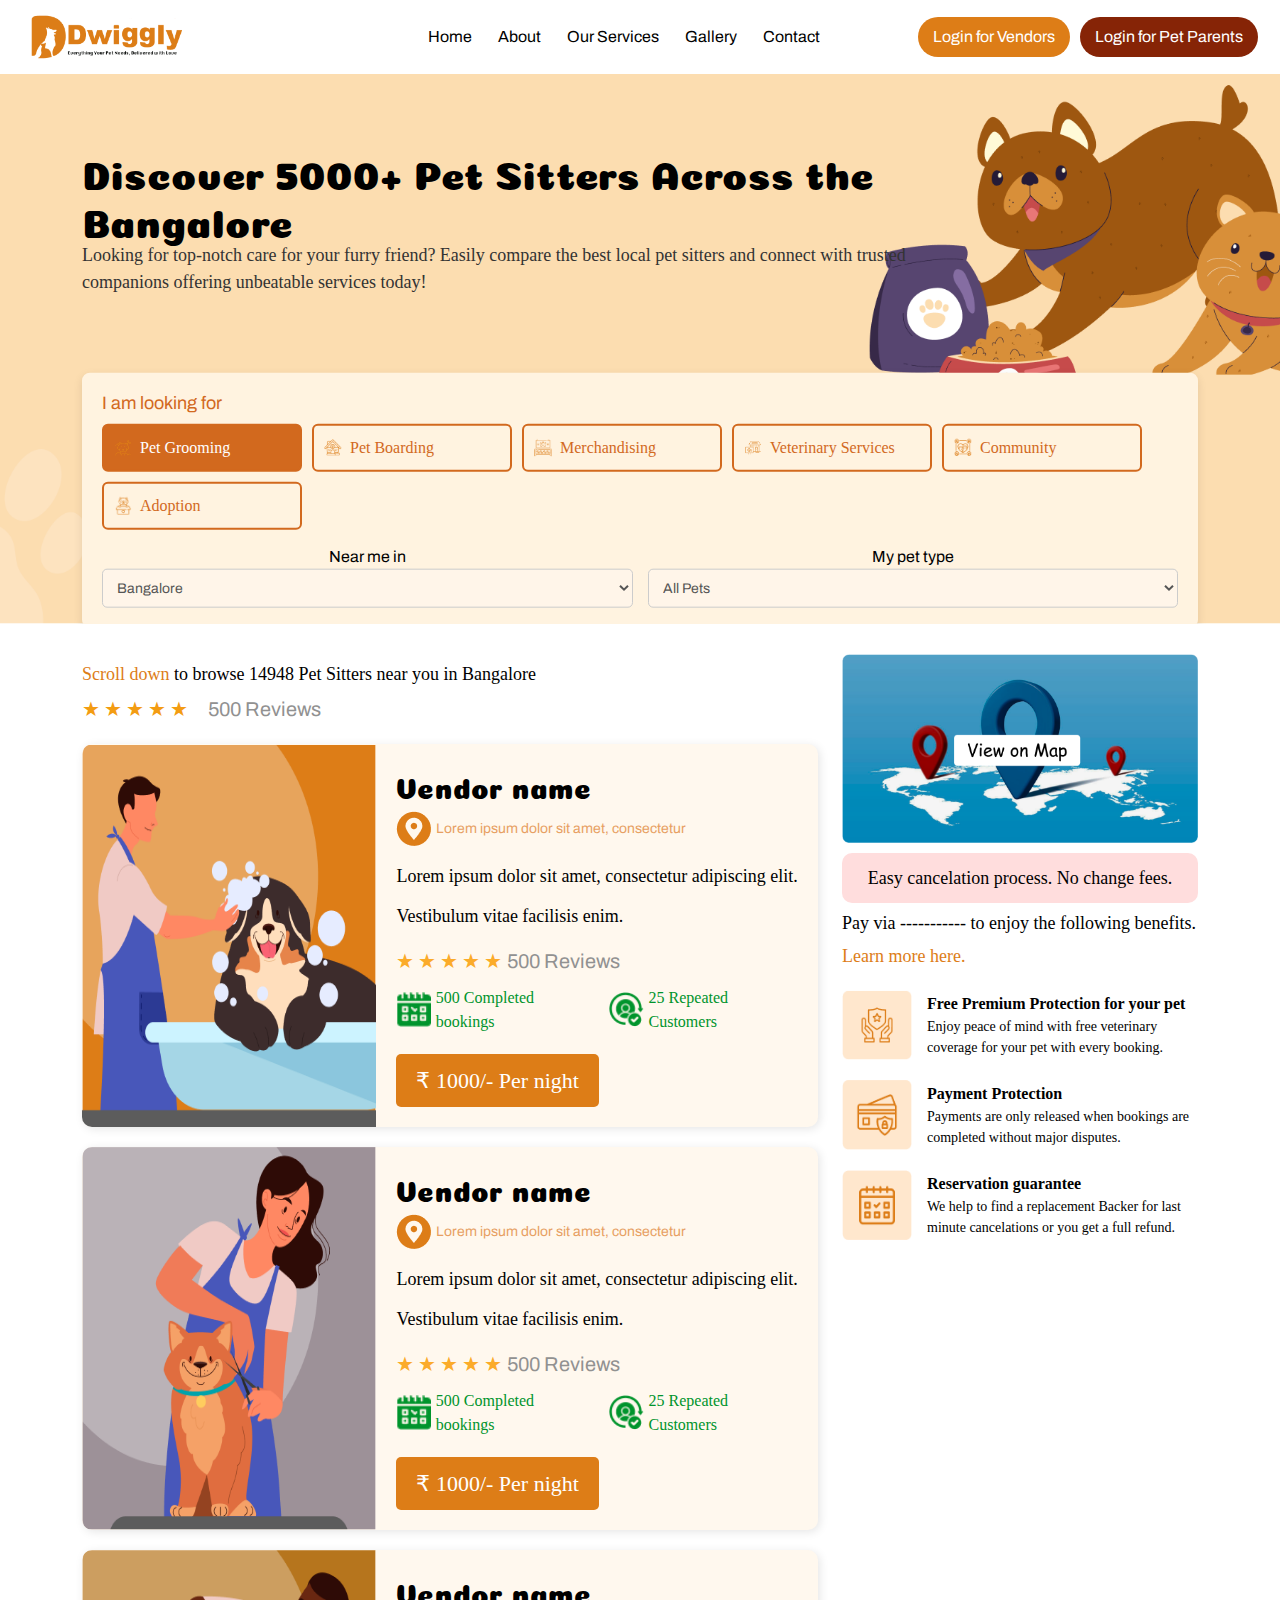
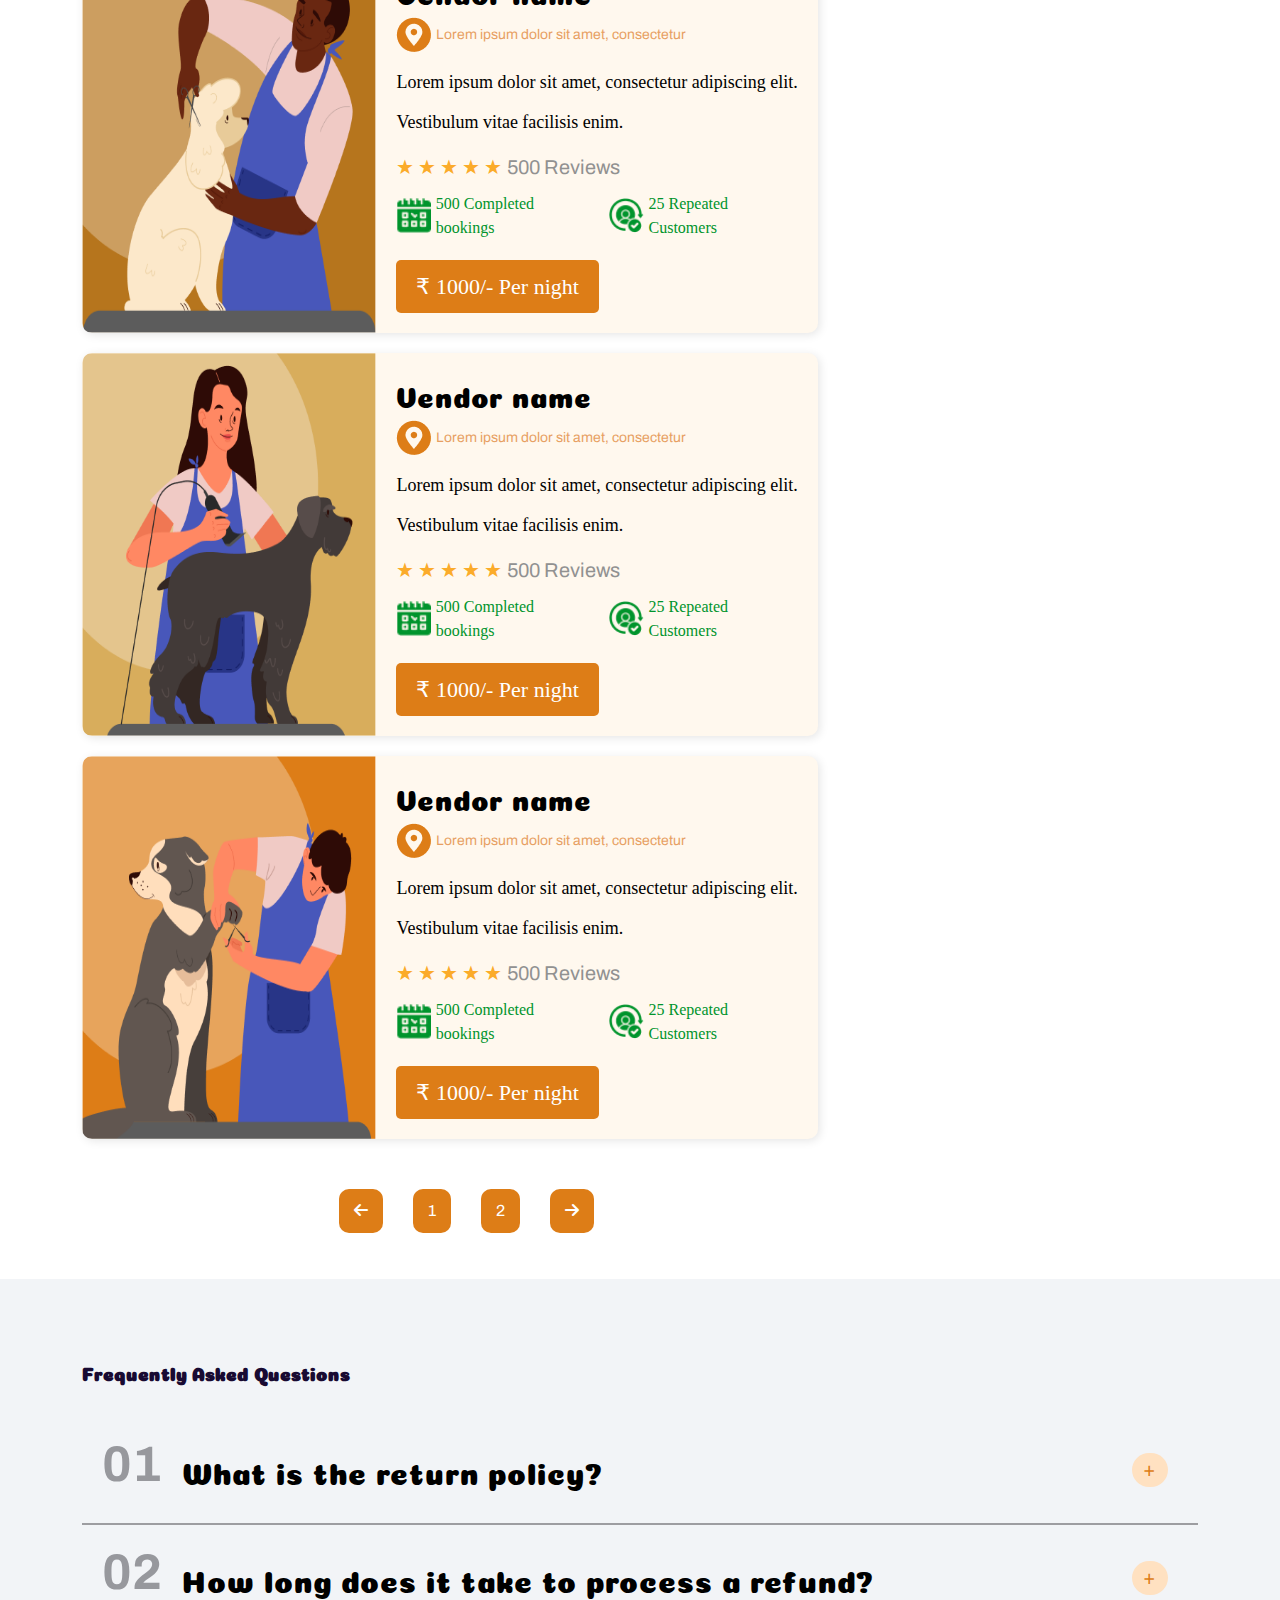
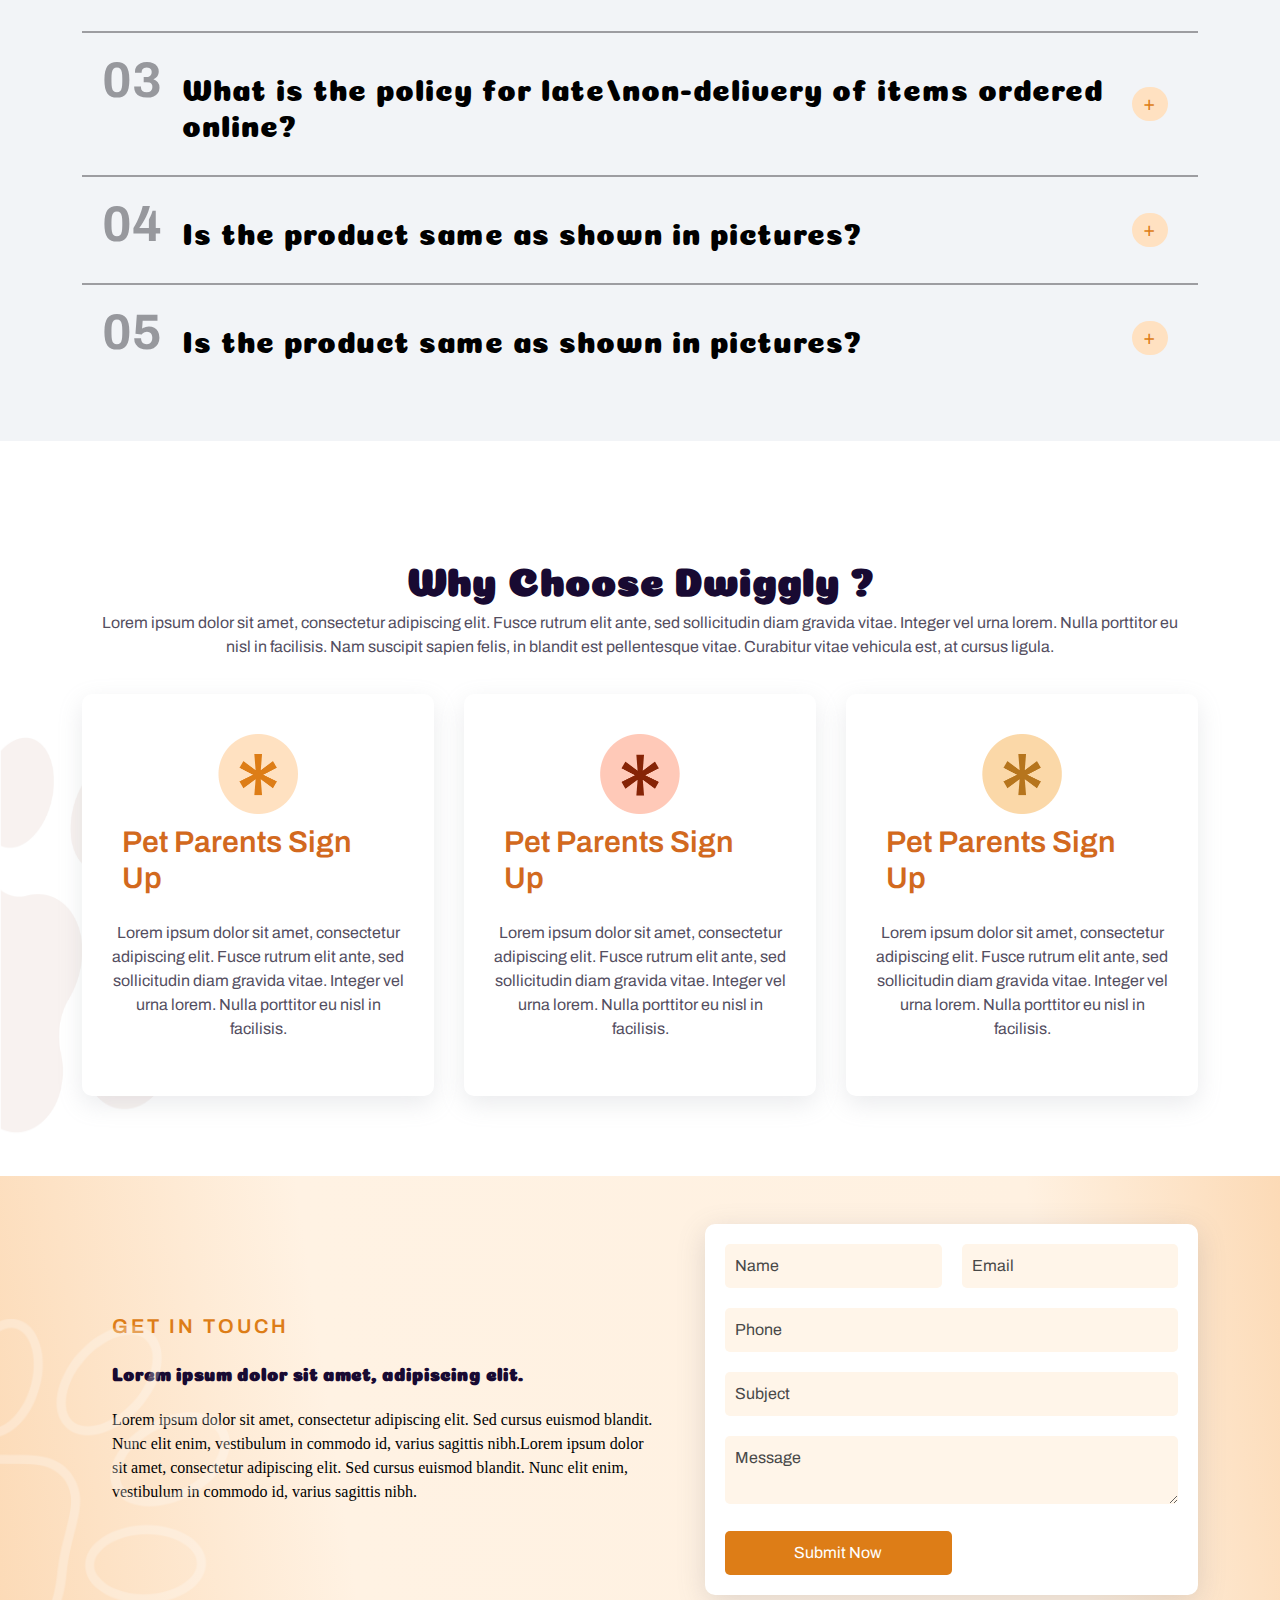
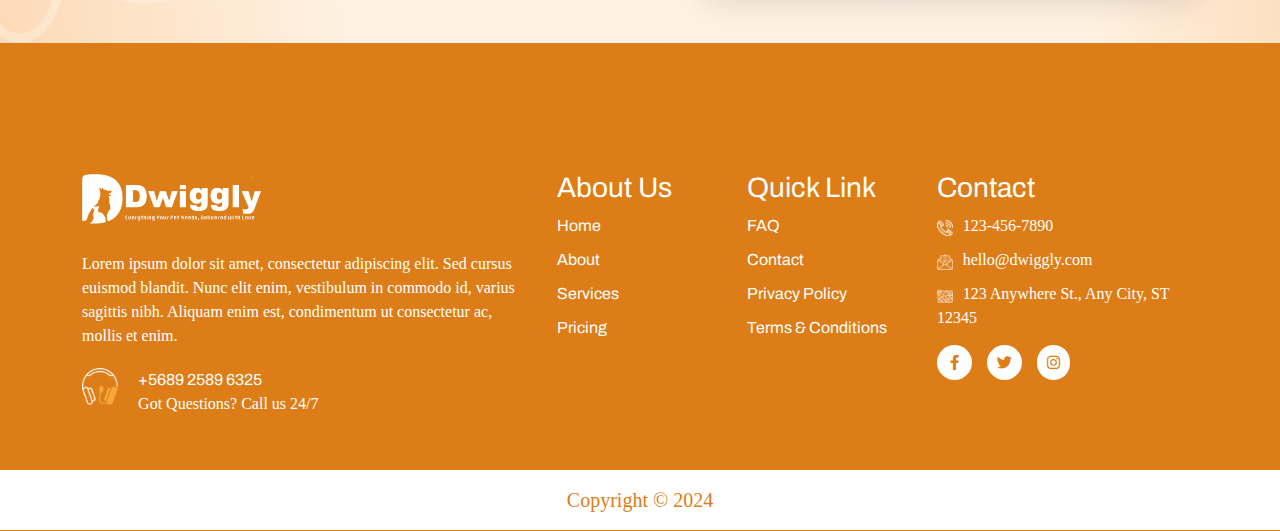
<file: Service-listing.html>
<!DOCTYPE html>
<html>

<head>
	<meta charset="utf-8">
	<meta name="viewport" content="width=device-width, initial-scale=1">
	<title>Dwiggly Service</title>
	<!-- Required css -->
	<link rel="stylesheet" type="text/css" href="./css/bootstrap.min.css">
	<link rel="stylesheet" type="text/css" href="./css/owl.carousel.min.css">
	<link rel="stylesheet" type="text/css" href="./css/owl.theme.min.css">
	<!-- Include Font Awesome -->
	<link rel="stylesheet" href="https://cdnjs.cloudflare.com/ajax/libs/font-awesome/6.0.0/css/all.min.css">
	<link rel="stylesheet" href="https://cdnjs.cloudflare.com/ajax/libs/font-awesome/6.6.0/css/all.min.css" integrity="sha512-Kc323vGBEqzTmouAECnVceyQqyqdsSiqLQISBL29aUW4U/M7pSPA/gEUZQqv1cwx4OnYxTxve5UMg5GT6L4JJg==" crossorigin="anonymous" referrerpolicy="no-referrer" />
	<link rel="preconnect" href="https://fonts.googleapis.com">
	<link rel="preconnect" href="https://fonts.gstatic.com" crossorigin>
	<link href="https://fonts.googleapis.com/css2?family=Coiny&family=Poppins:ital,wght@0,100;0,200;0,300;0,400;0,500;0,600;0,700;0,800;0,900;1,100;1,200;1,300;1,400;1,500;1,600;1,700;1,800;1,900&family=Teko:wght@300..700&display=swap" rel="stylesheet">
	<link rel="preconnect" href="https://fonts.googleapis.com">
	<link rel="preconnect" href="https://fonts.gstatic.com" crossorigin>
	<link href="https://fonts.googleapis.com/css2?family=Coiny&family=Comic+Neue:ital,wght@0,300;0,400;0,700;1,300;1,400;1,700&family=Poppins:ital,wght@0,100;0,200;0,300;0,400;0,500;0,600;0,700;0,800;0,900;1,100;1,200;1,300;1,400;1,500;1,600;1,700;1,800;1,900&family=Teko:wght@300..700&display=swap" rel="stylesheet">
	<!-- custom css  -->
	<link rel="stylesheet" type="text/css" href="./css/style.css">
</head>
<style>
.review-card {
	padding: 16px;
	border-radius: 8px;
}

.review-header {
	display: flex;
	align-items: center;
	margin-bottom: 10px;
}

.review-header img {
	border-radius: 50%;
	width: 60px;
	height: 60px;
	margin-right: 12px;
}

.review-header h2 {
	margin: 0;
	font-size: 1.2em;
}

.review-meta {
	font-size: 0.9em;
	color: #555;
}

.stars {
	color: #f4b400;
	/* gold star color */
	margin: 0 4px;
}

.review-content {
	font-size: 0.95em;
	line-height: 1.5;
	color: #333;
	font-family: Comic Sans MS;
}

.services-container {
	max-width: 400px;
	background-color: #fff8e4;
	border-radius: 10px;
	box-shadow: 0 2px 5px rgba(0, 0, 0, 0.1);
	font-family: Comic Sans MS;
}

.services-header {
	background-color: #fdb065;
	padding: 10px;
	border-radius: 10px 10px 0 0;
	font-size: 1.5rem;
	font-weight: 600;
	color: black;
	text-align: center;
}

.service {
	margin: 10px 0;
	padding: 0 10px;
}

.service p {
	margin: 5px 0;
}

.service span {
	font-weight: bold;
	color: #333;
}

.button {
	background-color: #f48b1d;
	color: white;
	padding: 10px;
	margin: 10px 0;
	text-align: center;
	font-weight: bold;
	border-radius: 5px;
	cursor: pointer;
}

.button a {
	color: #fff;
}

.highlight-box {
	background-color: #FFD9B0;
	padding: 15px;
	border-radius: 5px;
	margin: 15px 0;
	font-size: 0.9rem;
	color: #333;
}

.icon-list {
	display: flex;
	flex-direction: column;
	gap: 10px;
	color: #f48b1d;
	font-size: 0.9rem;
	padding: 10px;
}

.icon-list i {
	margin-right: 5px;
	color: #f48b1d;
}

.profile-section {
	display: flex;
	align-items: center;
	gap: 20px;
}

.profile-section img {
	width: 80px;
	height: 80px;
	border-radius: 50%;
}

.profile-info h2 {
	margin: 0;
	font-size: 1.5rem;
	font-weight: bold;
}

.reviews {
	color: #f39c12;
}

.profile-stats {
	display: flex;
	gap: 20px;
	margin: 10px 0;
	color: green;
}

.profile-stats i {
	margin-right: 5px;
}

.highlight-box {
	padding: 10px;
	display: flex;
	align-items: center;
	border-radius: 5px;
}

.highlight-box i {
	color: orange;
	margin-right: 5px;
}

img {
	width: 100%;
}

section.service-banner {
	background-image: url(image/Service-page-banner.png) !important;
	padding: 3rem 0 !important;
}

.why-choose-dw {
	background-position: center;
	background-image: url(image/why-choose-dwiggly-service.png);
	background-repeat: no-repeat;
	background-size: 100% 100%;
	position: relative;
	padding: 5rem 0;
}

.why-choose-dw h2.sub-heading {
	text-align: center;
}

.why-choose-dw p.main-content {
	text-align: center;
}

.near-vendor h2 {
	font-size: 28px;
	padding-bottom: 20px;
	font-family: Comic Sans MS;
}

.service-title.text-center {
	padding: 20px;
}

.why-cho-sub {
	background: #fff;
	border: none;
	box-shadow: rgba(149, 157, 165, 0.2) 0px 8px 24px;
}

section.Commit-oru {
	background-position: center;
	background-image: url(image/our-comm-bk-img.png);
	background-repeat: no-repeat;
	background-size: 100% 100%;
	position: relative;
}

section.Commit-oru::before {
	background-image: none;
}

section.faq-service {
	background: #fff;
}

.gallery-container {
	display: grid;
	grid-template-columns: 2fr 1fr;
	grid-template-rows: 1fr 1fr;
	gap: 10px;
}

.gallery-item {
	position: relative;
	overflow: hidden;
	border-radius: 8px;
}

.Other-vendore-main a.btn {
	float: right;
	background: #DD7D17;
	color: #fff;
}

.gallery-item img {
	width: 100%;
	height: 100%;
	object-fit: cover;
	display: block;
}

.large {
	grid-row: span 2;
}

.overlay {
	position: absolute;
	top: 0;
	left: 0;
	width: 100%;
	height: 100%;
	background-color: rgba(0, 0, 0, 0.5);
	color: #fff;
	font-size: 2rem;
	display: flex;
	justify-content: center;
	align-items: center;
}

.ser-det-con p {
	font-size: 20px;
	padding: 20px 0;
	font-weight: 500;
	font-family: Comic Sans MS;
}

.skill-qu h3 {
	font-size: 28px;
	padding-bottom: 20px;
	font-family: Comic Sans MS;
	font-weight: 600;
}

.accept-pet {
	font-family: Comic Sans MS;
	margin: 10px 0;
	border-radius: 5px;
}

.accept-pet p {
	padding: 10px;
	background: #F2F4F7;
	margin-bottom: 5px;
	font-weight: 600;
	border-radius: 5px;
}

section.near-vendor {
	padding: 20px 0;
}

.accept-pet span {
	color: #DD7D17;
}

.container-skill {
	text-align: center;
}

.card-skill {
	background-color: #fff5e6;
	background-color: #F2F4F7;
	padding: 20px;
	border-radius: 10px;
	box-shadow: 0 2px 5px rgba(0, 0, 0, 0.2);
	font-family: Comic Sans MS;
	width: 200px;
	margin-right: 15px;
}

.neigubore p {
	font-size: 20px;
	font-family: Comic Sans MS;
}

.number-skill {
	background-color: #d88027;
	color: #fff;
	border-radius: 5px;
	width: 30px;
	height: 30px;
	display: flex;
	justify-content: center;
	align-items: center;
	margin: 0 auto 10px;
	font-weight: bold;
}

.description-skill {
	font-size: 14px;
	color: #333;
	font-weight: 600;
}

.Accept-type h3 {
	padding: 10px 0;
}

.Accept-type {
	padding: 20px;
}

.reviews-h2 {
	font-family: Comic Sans MS;
}

.review-content p {
	padding-top: 10px;
}

.other-vendore .card {
	font-family: Comic Sans MS;
}

.other-vendore .owl-dots.disabled {
	display: none;
}

.other-vendore .owl-nav.disabled {
	display: none;
}

.Accept-type {
	padding: 20px;
	background-image: url(image/Acctep-img.png);
}

section.other-vendore {
	padding: 3rem;
}

.other-vendore h2.sub-heading {
	font-family: Comic Sans MS;
	text-align: center;
	padding: 10px;
}

.review-div {
	width: 50%;
}

.review-count {
	display: flex;
	width: 100%;
	font-family: Comic Sans MS;
}

.Write-review {
	width: 50%;
}

.Write-review a.btn {
	float: right;
	color: #fff;
	background: #DD7D17;
}

section.service-listing-section {
	padding: 30px;
}

.service-sub-1 p {
	font-family: Comic Sans MS;
	font-size: 18px;
	line-height: 40px;
	font-weight: 400;
}

.main-revies-1 span {
	font-size: 20px;
}

.main-revies-1 {
	display: flex;
	gap: 20px;
	line-height: 30px;
}

.main-revies-1-1 span {
	font-size: 20px;
	font-weight: 400;
}

.card-1 {
	display: flex;
	background: #FFF8EE;
	width: 100%;
	border-radius: 10px;
	overflow: hidden;
	box-shadow: 2px 2px 10px rgba(0, 0, 0, 0.1);
	margin-bottom: 20px;
	margin-top: 20px;
}

.image-container-1 {
	display: flex;
	width: 40%;
}

.image-container-1 img {
	width: 100%;
	height: auto;
}

.content-1 {
	padding: 20px;
	flex: 1;
	width: 60%;
}

.content-1 {
	padding: 20px;
	flex: 1;
}

.vendor-name-1 {
	font-size: 28px;
	font-weight: 400;
	font-family: 'Coiny';
	letter-spacing: 1px;
}

.location-1 {
	display: flex;
	align-items: center;
	color: #E79F62;
	font-size: 14px;
	margin: 5px 0;
}

.location-1 img {
	width: 35px;
	margin-right: 5px;
}

.description-1 {
	font-size: 14px;
	color: #555;
	margin: 10px 0;
}

.main-revies-1-1 {
	display: flex;
	align-items: center;
	gap: 5px;
	margin: 5px 0;
	color: #919191;
}

.reviews-1 {
	font-size: 16px;
	color: #FBAB2A;
}

.stats-1 {
	display: flex;
	gap: 15px;
	font-size: 14px;
	margin: 10px 0;
}

.stats-1 span {
	display: flex;
	align-items: center;
	gap: 5px;
	color: #00942C;
	font-size: 16px;
	font-family: Comic Sans MS;
}

.stats-1 img {
	width: 35px;
}

.price-1 {
	background: #DD7D17;
	padding: 10px 20px;
	border-radius: 5px;
	color: #fff;
	font-size: 22px;
	display: inline-block;
	margin-top: 10px;
	font-weight: 500;
	font-family: Comic Sans MS;
}

.blog-listmain #pagination-container ul {
	display: flex;
	gap: 30px;
	justify-content: center;
	margin-top: 20px;
	padding-top: 30px;
	align-items: center;
}

#pagination-container li {
	font-size: 16px;
	color: #fff;
	list-style: none;
	background: #DD7D17;
	padding: 10px 15px;
	border-radius: 10px;
}

#pagination-container li:active {
	background-color: #DD7D17;
	color: #fff;
}

.esay-cancle {
	margin-top: 10px;
	text-align: center;
}

.esay-cancle p {
	padding: 10px;
	font-size: 18px;
	background: #FFDDDD;
	border-radius: 10px;
	font-family: Comic Sans MS;
	line-height: 30px;
}

.pay-vai p {
	font-size: 18px;
	font-family: Comic Sans MS;
	line-height: 40px;
}

.pay-vai a {
	color: #DD7D17;
	font-family: Comic Sans MS;
	font-size: 18px;
}

.service-pay-1 strong,
p {
	font-family: Comic Sans MS;
}

.service-pay-1 p {
	font-size: 14px;
}
/* Responsive Pet Services Section */
.service-1-section {
    background-image: url(../image/Service-page-banner.png);
    background-position: center;
    height: 550px;
    background-repeat: no-repeat;
    background-size: cover;
    display: flex;
    justify-content: center;
    align-items: center;
    text-align: center;
    padding: 20px;
}

.service-1-main {
    width: 75%;
    text-align: left;
}



.service-1-main h1 {
    font-size: 40px;
    font-family: 'Coiny', sans-serif;
    font-weight: 400;
    color: #000;
}

.service-1-main p {
    font-size: 18px;
    font-family: 'Comic Sans MS', cursive;
    font-weight: 400;
    color: #333;
}

.container-ser {
    padding: 20px;
    background: #FFF3E0;
    width: 100%;
    margin: auto;
    border-radius: 8px;
    transform: translateY(30%);
    box-shadow: 0px 4px 10px rgba(0, 0, 0, 0.1);
}

h3 {
    color: #D2691E;
    font-size: 18px;
    text-align: left;
}

.buttons-ser {
    display: flex;
    flex-wrap: wrap;
    gap: 10px;
    margin: 10px 0;
}

.btn-ser {
    padding: 10px;
    border: 2px solid #D2691E;
    border-radius: 6px;
    background: transparent;
    cursor: pointer;
    font-size: 16px;
    display: flex;
    align-items: center;
    gap: 8px;
    color: #D2691E;
    font-weight: 500;
    width: auto;
    font-family: 'Comic Sans MS', cursive;
    transition: all 0.3s ease;
    width: 200px;
}



.btn-ser img {
    width: 18px;
    height: 18px;
}

.btn-ser.active, .btn-ser:hover {
    background: #D2691E;
    color: white;
}

.filters-ser {
    display: flex;
    flex-wrap: wrap;
    gap: 15px;
    margin-top: 15px;
}

.filter-ser {
    flex: 1;
    min-width: 180px;
}

.filter-ser select {
    width: 100%;
    padding: 10px;
    border: 1px solid #ccc;
    border-radius: 5px;
    font-size: 14px;
    color: #555;
}

/* Responsive Design */
@media (max-width: 1024px) {
    .service-1-main h1 {
        font-size: 36px;
    }
    .service-1-main p {
        font-size: 16px;
    }
    .btn-ser {
        font-size: 14px;
        padding: 10px 14px;
		width: auto;
    }
}

@media (max-width: 768px) {
    .service-1-main {
        max-width: 90%;
    }
    .service-1-main h1 {
        font-size: 28px;
    }
    .service-1-main p {
        font-size: 14px;
    }
    .buttons-ser {
        flex-direction: column;
    }
    .filters-ser {
        flex-direction: column;
        gap: 10px;
    }
}

@media (max-width: 480px) {
    .service-1-section {
        height: auto;
        padding: 40px 20px;
    }
    .container-ser {
        transform: translateY(0);
    }
}
@media (max-width: 1400px) {}

@media (max-width: 1300px) {}

@media (max-width: 1200px) {}

@media (max-width: 1100px) {
	.card-skill {
		margin-bottom: 15px;
	}

	.card-type.col-lg-3 {
		margin-bottom: 15px;
	}
}

@media (max-width: 990px) {
	.card-1 {
		display: block;
	}

	.image-container-1 {
		width: 100%;
	}

	.content-1 {
		width: 100%;
	}
}

@media (max-width: 800px) {
	.services-container {
		max-width: 100% !important;
	}
}

@media (max-width: 600px) {
	.profile-stats {
		display: block;
	}

	.card-skill {
		width: 100%;
	}

	.container-skill {
		padding: 20px;
	}

	.service p {
		font-size: 15px;
	}

	section.service-listing-section {
		padding: 30px 10px;
	}

	.stats-1 {
		display: block;
	}

	.stats-1 span {
		margin-bottom: 10px;
	}
}

@media (max-width: 425px) {
	.near-vendor h2 {
		font-size: 20px;
	}
}

@media (max-width: 375px) {}
</style>

<body>
	<!-- header sec starts -->
	<header>
		<nav class="navbar dwiggy-header navbar-expand-lg ">
			<!-- nav starts -->
			<div class="container-fluid">
				<!-- container starts -->
				<a class="navbar-brand" href="#"><img src="./image/dwiggy-logo.png" alt=""></a>
				<!--  -->
				<button class="navbar-toggler" type="button" data-bs-toggle="collapse" data-bs-target="#navbarNavAltMarkup" aria-controls="navbarNavAltMarkup" aria-expanded="false" aria-label="Toggle navigation">
					<span class="navbar-toggler-icon"></span>
				</button>
				<!--  -->
				<div class="collapse navbar-collapse" id="navbarNavAltMarkup">
					<div class="navbar-nav">
						<ul class="navbar-nav dwiggyhead-page">
							<li class="nav-item"><a class="nav-link" href="#">Home</a></li>
							<li class="nav-item"><a class="nav-link" href="#">About</a></li>
							<li class="nav-item"><a class="nav-link" href="#">Our Services</a></li>
							<li class="nav-item"><a class="nav-link" href="#">Gallery</a></li>
							<li class="nav-item"><a class="nav-link" href="#">Contact</a></li>
						</ul>
						<div class="login-headbtn">
							<ul class="navbar-nav">
								<li class="nav-item vendor"><a class="nav-link" href="#">Login for Vendors</a></li>
								<li class="nav-item parent"><a class="nav-link" href="#">Login for Pet Parents</a></li>
							</ul>
						</div>
					</div>
				</div>
				<!--  -->
			</div>
			<!-- container end -->
		</nav>
		<!-- nav end -->
	</header>
	<!-- service-1-section start -->
	<section class="service-1-section">
		<div class="container">
			<div class="service-1-main">
				<h1>Discover 5000+ Pet Sitters Across the Bangalore</h1>
				<p>Looking for top-notch care for your furry friend? Easily compare the best local pet sitters and connect with trusted companions offering unbeatable services today!</p>

			</div>
			<div class="container-ser">
				<h3>I am looking for</h3>
				<div class="buttons-ser">
					<button class="btn-ser active "><img src="image/Pet-grooming.png" alt=""> Pet Grooming</button>
					<button class="btn-ser "><img src="image/pet-boarding.png" alt=""> Pet Boarding</button>
					<button class="btn-ser "><img src="image/MERCHANDISIN.png" alt=""> Merchandising</button>
					<button class="btn-ser "><img src="image/Veterinary-services.png" alt=""> Veterinary Services</button>
					<button class="btn-ser "><img src="image/community.png" alt=""> Community</button>
					<button class="btn-ser "><img src="image/Adoption.png" alt=""> Adoption</button>
				</div>
			
				<div class="filters-ser">
					<div class="filter-ser">
						<label>Near me in</label>
						<select>
							<option>Bangalore</option>
						</select>
					</div>
					<div class="filter-ser">
						<label>My pet type</label>
						<select>
							<option>All Pets</option>
						</select>
					</div>
				</div>
			</div>
			
		</div>

		
	 </section>
	 	<!-- service-1-section end-->

	<!-- listing the service section -->
	<section class="service-listing-section">
		<div class="container">
			<div class="service-listing-main row">
				<div class="service-sub-1 col-lg-8 blog-listmain">
					<p><span style="color: #DD7D17;">Scroll down</span> to browse 14948 Pet Sitters near you in Bangalore</p>
					<div class="main-revies-1">
						<span class="reviews"> &#9733; &#9733; &#9733; &#9733; &#9733; </span>
						<span style="color: #919191;">500 Reviews</span>
					</div>
					<div class="card-1 blog-listinr">
						<div class="image-container-1">
							<img src="image/Vendore-img.png" alt="Dog Grooming">
						</div>
						<div class="content-1">
							<div class="vendor-name-1">Vendor name</div>
							<div class="location-1">
								<img src="image/Location-icon.png" alt="Location Icon"> Lorem ipsum dolor sit amet, consectetur </div>
							<div class="description-1">
								<p>Lorem ipsum dolor sit amet, consectetur adipiscing elit. Vestibulum vitae facilisis enim.</p>
							</div>
							<div class="main-revies-1-1">
								<span class="reviews-1">&#9733; &#9733; &#9733; &#9733; &#9733;</span>
								<span>500 Reviews</span>
							</div>
							<div class="stats-1">
								<span>
									<img src="image/Complted-booking.png" alt="Completed Booking Icon"> 500 Completed bookings </span>
								<span>
									<img src="image/Repeated-cusutemers.png" alt="Repeated Customers Icon"> 25 Repeated Customers </span>
							</div>
							<div class="price-1">₹ 1000/- Per night</div>
						</div>
					</div>
					<div class="card-1 blog-listinr">
						<div class="image-container-1">
							<img src="image/vender-img-2.png" alt="Dog Grooming">
						</div>
						<div class="content-1">
							<div class="vendor-name-1">Vendor name</div>
							<div class="location-1">
								<img src="image/Location-icon.png" alt="Location Icon"> Lorem ipsum dolor sit amet, consectetur </div>
							<div class="description-1">
								<p>Lorem ipsum dolor sit amet, consectetur adipiscing elit. Vestibulum vitae facilisis enim.</p>
							</div>
							<div class="main-revies-1-1">
								<span class="reviews-1">&#9733; &#9733; &#9733; &#9733; &#9733;</span>
								<span>500 Reviews</span>
							</div>
							<div class="stats-1">
								<span>
									<img src="image/Complted-booking.png" alt="Completed Booking Icon"> 500 Completed bookings </span>
								<span>
									<img src="image/Repeated-cusutemers.png" alt="Repeated Customers Icon"> 25 Repeated Customers </span>
							</div>
							<div class="price-1">₹ 1000/- Per night</div>
						</div>
					</div>
					<div class="card-1 blog-listinr">
						<div class="image-container-1">
							<img src="image/vender-img-3.png" alt="Dog Grooming">
						</div>
						<div class="content-1">
							<div class="vendor-name-1">Vendor name</div>
							<div class="location-1">
								<img src="image/Location-icon.png" alt="Location Icon"> Lorem ipsum dolor sit amet, consectetur </div>
							<div class="description-1">
								<p>Lorem ipsum dolor sit amet, consectetur adipiscing elit. Vestibulum vitae facilisis enim.</p>
							</div>
							<div class="main-revies-1-1">
								<span class="reviews-1">&#9733; &#9733; &#9733; &#9733; &#9733;</span>
								<span>500 Reviews</span>
							</div>
							<div class="stats-1">
								<span>
									<img src="image/Complted-booking.png" alt="Completed Booking Icon"> 500 Completed bookings </span>
								<span>
									<img src="image/Repeated-cusutemers.png" alt="Repeated Customers Icon"> 25 Repeated Customers </span>
							</div>
							<div class="price-1">₹ 1000/- Per night</div>
						</div>
					</div>
					<div class="card-1 blog-listinr">
						<div class="image-container-1">
							<img src="image/vender-img-4.png" alt="Dog Grooming">
						</div>
						<div class="content-1">
							<div class="vendor-name-1">Vendor name</div>
							<div class="location-1">
								<img src="image/Location-icon.png" alt="Location Icon"> Lorem ipsum dolor sit amet, consectetur </div>
							<div class="description-1">
								<p>Lorem ipsum dolor sit amet, consectetur adipiscing elit. Vestibulum vitae facilisis enim.</p>
							</div>
							<div class="main-revies-1-1">
								<span class="reviews-1">&#9733; &#9733; &#9733; &#9733; &#9733;</span>
								<span>500 Reviews</span>
							</div>
							<div class="stats-1">
								<span>
									<img src="image/Complted-booking.png" alt="Completed Booking Icon"> 500 Completed bookings </span>
								<span>
									<img src="image/Repeated-cusutemers.png" alt="Repeated Customers Icon"> 25 Repeated Customers </span>
							</div>
							<div class="price-1">₹ 1000/- Per night</div>
						</div>
					</div>
					<div class="card-1 blog-listinr">
						<div class="image-container-1">
							<img src="image/vender-img-5.png" alt="Dog Grooming">
						</div>
						<div class="content-1">
							<div class="vendor-name-1">Vendor name</div>
							<div class="location-1">
								<img src="image/Location-icon.png" alt="Location Icon"> Lorem ipsum dolor sit amet, consectetur </div>
							<div class="description-1">
								<p>Lorem ipsum dolor sit amet, consectetur adipiscing elit. Vestibulum vitae facilisis enim.</p>
							</div>
							<div class="main-revies-1-1">
								<span class="reviews-1">&#9733; &#9733; &#9733; &#9733; &#9733;</span>
								<span>500 Reviews</span>
							</div>
							<div class="stats-1">
								<span>
									<img src="image/Complted-booking.png" alt="Completed Booking Icon"> 500 Completed bookings </span>
								<span>
									<img src="image/Repeated-cusutemers.png" alt="Repeated Customers Icon"> 25 Repeated Customers </span>
							</div>
							<div class="price-1">₹ 1000/- Per night</div>
						</div>
					</div>
					<div class="card-1 blog-listinr">
						<div class="image-container-1">
							<img src="image/vender-img-5.png" alt="Dog Grooming">
						</div>
						<div class="content-1">
							<div class="vendor-name-1">Vendor name</div>
							<div class="location-1">
								<img src="image/Location-icon.png" alt="Location Icon"> Lorem ipsum dolor sit amet, consectetur </div>
							<div class="description-1">
								<p>Lorem ipsum dolor sit amet, consectetur adipiscing elit. Vestibulum vitae facilisis enim.</p>
							</div>
							<div class="main-revies-1-1">
								<span class="reviews-1">&#9733; &#9733; &#9733; &#9733; &#9733;</span>
								<span>500 Reviews</span>
							</div>
							<div class="stats-1">
								<span>
									<img src="image/Complted-booking.png" alt="Completed Booking Icon"> 500 Completed bookings </span>
								<span>
									<img src="image/Repeated-cusutemers.png" alt="Repeated Customers Icon"> 25 Repeated Customers </span>
							</div>
							<div class="price-1">₹ 1000/- Per night</div>
						</div>
					</div>
					<div id="pagination-container"></div>
				</div>
				<div class="service-sub-2 col-lg-4">
					<div class="image-service-div">
						<img src="image/Location-img.png" alt="">
					</div>
					<div class="esay-cancle">
						<p>Easy cancelation process. No change fees.</p>
					</div>
					<div class="pay-vai">
						<p>Pay via ----------- to enjoy the following benefits. </p>
						<a href="">Learn more here.</a>
					</div>
					<div class="service-pay">
						<div class="service-pay-1" style="display: flex; align-items: center; gap: 15px; margin-bottom: 20px; margin-top: 20px;">
							<img src="image/Free-Premium.png" alt="Premium Protection" style="width: 70px; height: 70px;">
							<div>
								<strong>Free Premium Protection for your pet</strong>
								<p>Enjoy peace of mind with free veterinary coverage for your pet with every booking.</p>
							</div>
						</div>
						<div class="service-pay-1" style="display: flex; align-items: center; gap: 15px; margin-bottom: 20px;">
							<img src="image/Payment-protection.png" alt="Payment Protection" style="width:70px; height: 70px;">
							<div>
								<strong>Payment Protection</strong>
								<p>Payments are only released when bookings are completed without major disputes.</p>
							</div>
						</div>
						<div class="service-pay-1" style="display: flex; align-items: center; gap: 15px;">
							<img src="image/Reservation-guarantee.png" alt="Reservation Guarantee" style="width: 70px; height: 70px;">
							<div>
								<strong>Reservation guarantee</strong>
								<p>We help to find a replacement Backer for last minute cancelations or you get a full refund.</p>
							</div>
						</div>
					</div>
				</div>
			</div>
		</div>
	</section>
	<!-- service end  -->
	<!-- Faq section -->
	<section class="faq-section faq-service" style="background-color: #F2F4F7;">
		<div class="container" style="background-color: #F2F4F7;">
			<h3 class="sub-heading my-4" style="font-family: coiny;">Frequently Asked Questions</h3>
			<div class="faqs-container" itemscope itemtype="https://schema.org/FAQPage" style="background-color: #F2F4F7;">
				<div class="faqrow-main">
					<div class="faq-questnum">01</div>
					<div class="faq-singular" itemscope itemprop="mainEntity" itemtype="https://schema.org/Question">
						<h2 class="faq-question" itemprop="name">What is the return policy?</h2>
						<div class="faq-answer" itemscope itemprop="acceptedAnswer" itemtype="https://schema.org/Answer">
							<div itemprop="text"> Lorem Ipsum is simply dummy text of the printing and typesetting industry. Lorem Ipsum has been the industry's standard dummy text ever since the 1500s, when an unknown printer took a galley of type and scrambled it to make a type specimen book. </div>
						</div>
					</div>
				</div>
				<div class="faqrow-main">
					<div class="faq-questnum">02</div>
					<div class="faq-singular" itemscope itemprop="mainEntity" itemtype="https://schema.org/Question">
						<h2 class="faq-question" itemprop="name">How long does it take to process a refund?</h2>
						<div class="faq-answer" itemscope itemprop="acceptedAnswer" itemtype="https://schema.org/Answer">
							<div itemprop="text"> Lorem Ipsum is simply dummy text of the printing and typesetting industry. Lorem Ipsum has been the industry's standard dummy text ever since the 1500s, when an unknown printer took a galley of type and scrambled it to make a type specimen book. </div>
						</div>
					</div>
				</div>
				<div class="faqrow-main">
					<div class="faq-questnum">03</div>
					<div class="faq-singular" itemscope itemprop="mainEntity" itemtype="https://schema.org/Question">
						<h2 class="faq-question" itemprop="name">What is the policy for late/non-delivery of items ordered online?</h2>
						<div class="faq-answer" itemscope itemprop="acceptedAnswer" itemtype="https://schema.org/Answer">
							<div itemprop="text"> Lorem Ipsum is simply dummy text of the printing and typesetting industry. Lorem Ipsum has been the industry's standard dummy text ever since the 1500s, when an unknown printer took a galley of type and scrambled it to make a type specimen book. </div>
						</div>
					</div>
				</div>
				<div class="faqrow-main">
					<div class="faq-questnum">04</div>
					<div class="faq-singular" itemscope itemprop="mainEntity" itemtype="https://schema.org/Question">
						<h2 class="faq-question" itemprop="name">Is the product same as shown in pictures?</h2>
						<div class="faq-answer" itemscope itemprop="acceptedAnswer" itemtype="https://schema.org/Answer">
							<div itemprop="text"> Lorem Ipsum is simply dummy text of the printing and typesetting industry. Lorem Ipsum has been the industry's standard dummy text ever since the 1500s, when an unknown printer took a galley of type and scrambled it to make a type specimen book. </div>
						</div>
					</div>
				</div>
				<div class="faqrow-main">
					<div class="faq-questnum">05</div>
					<div class="faq-singular" itemscope itemprop="mainEntity" itemtype="https://schema.org/Question">
						<h2 class="faq-question" itemprop="name">Is the product same as shown in pictures?</h2>
						<div class="faq-answer" itemscope itemprop="acceptedAnswer" itemtype="https://schema.org/Answer">
							<div itemprop="text"> Lorem Ipsum is simply dummy text of the printing and typesetting industry. Lorem Ipsum has been the industry's standard dummy text ever since the 1500s, when an unknown printer took a galley of type and scrambled it to make a type specimen book. </div>
						</div>
					</div>
				</div>
			</div>
		</div>
	</section>
	<!-- Why -choose  -->
	<section class="why-choose-dw " style="background-image: url(../image/Service-listing-img.png);">
		<div class="container">
			<div class="service-title text-center ">
				<h2 class="sub-heading">Why Choose Dwiggly ?</h2>
				<p class="main-content">Lorem ipsum dolor sit amet, consectetur adipiscing elit. Fusce rutrum elit ante, sed sollicitudin diam gravida vitae. Integer vel urna lorem. Nulla porttitor eu nisl in facilisis. Nam suscipit sapien felis, in blandit est pellentesque vitae. Curabitur vitae vehicula est, at cursus ligula.</p>
			</div>
			<div class="card-div-main why-cho-main">
				<div class="card-sub-1 sub-div-card why-cho-sub">
					<img src="image/Why-cho-icon-1.png" title="" alt="">
					<h3>Pet Parents Sign Up</h3>
					<p class="main-content"> Lorem ipsum dolor sit amet, consectetur adipiscing elit. Fusce rutrum elit ante, sed sollicitudin diam gravida vitae. Integer vel urna lorem. Nulla porttitor eu nisl in facilisis.</p>
				</div>
				<div class="card-sub-2 sub-div-card why-cho-sub">
					<img src="image/Why-cho-icon-2.png" title="" alt="">
					<h3>Pet Parents Sign Up</h3>
					<p class="main-content"> Lorem ipsum dolor sit amet, consectetur adipiscing elit. Fusce rutrum elit ante, sed sollicitudin diam gravida vitae. Integer vel urna lorem. Nulla porttitor eu nisl in facilisis.</p>
				</div>
				<div class="card-sub-3 sub-div-card why-cho-sub">
					<img src="image/Why-cho-icon-3.png" title="" alt="">
					<h3>Pet Parents Sign Up</h3>
					<p class="main-content"> Lorem ipsum dolor sit amet, consectetur adipiscing elit. Fusce rutrum elit ante, sed sollicitudin diam gravida vitae. Integer vel urna lorem. Nulla porttitor eu nisl in facilisis.</p>
				</div>
			</div>
			<div>
			</div>
		</div>
	</section>
	<!-- Get in touch section start -->
	<section class="get-touch-section py-5">
		<div class="container">
			<div class="get-touch-main-div">
				<div class="git-contant git-sub">
					<h6 class="sub-title">Get in touch </h6>
					<h3 class="sub-heading">Lorem ipsum dolor sit amet, adipiscing elit.</h3>
					<p>Lorem ipsum dolor sit amet, consectetur adipiscing elit. Sed cursus euismod blandit. Nunc elit enim, vestibulum in commodo id, varius sagittis nibh.Lorem ipsum dolor sit amet, consectetur adipiscing elit. Sed cursus euismod blandit. Nunc elit enim, vestibulum in commodo id, varius sagittis nibh.</p>
				</div>
				<div class="git-form git-sub">
					<div class="form-container">
						<form action="/submit_form" method="post">
							<div class="first-form">
								<input type="text" id="name" name="name" placeholder="Name" required>
								<input type="email" id="email" name="email" placeholder="Email" required>
							</div>
							<input type="tel" id="phone" name="phone" maxlength="1" placeholder="Phone" required>
							<input type="text" id="subject" name="subject" placeholder="Subject" required>
							<textarea id="message" name="message" placeholder="Message" required></textarea>
							<br>
							<button type="submit" class="submit-btn">Submit Now</button>
						</form>
					</div>
				</div>
			</div>
		</div>
	</section>
	<!-- Get in touch section  end -->
	<!-- Footer section -->
	<section class="footer">
		<div class="container">
			<div class="footer-main">
				<!-- 1 -->
				<div class="shop-location">
				</div>
				<!-- 2 -->
				<div class="dwiggly-contact row">
					<!-- 1 -->
					<div class="col-lg-5 footer-page">
						<img src="./image/footer-logo.png" alt="">
						<p>Lorem ipsum dolor sit amet, consectetur adipiscing elit. Sed cursus euismod blandit. Nunc elit enim, vestibulum in commodo id, varius sagittis nibh. Aliquam enim est, condimentum ut consectetur ac, mollis et enim. </p>
						<div class="call-footbtn">
							<img src="./image/footer-question.png" alt="">
							<div class="quest-call">
								<a href="tel:+5689 2589 6325">+5689 2589 6325</a>
								<p>Got Questions? Call us 24/7</p>
							</div>
						</div>
					</div>
					<!-- 2 -->
					<div class="col-lg-2 footer-contact">
						<h5>About Us</h5>
						<ul class="list-unstyled mb-0">
							<li><a href="#" title="Home">Home</a></li>
							<li><a href="#" title="About">About</a></li>
							<li><a href="#" title="Services">Services</a></li>
							<li><a href="#" title="Pricing">Pricing</a></li>
						</ul>
					</div>
					<!-- 3 -->
					<div class="col-lg-2 footer-nearlocat">
						<h5>Quick Link</h5>
						<ul class="list-unstyled mb-0">
							<li><a href="#" title="FAQ">FAQ</a></li>
							<li><a href="#" title="Contact">Contact</a></li>
							<li><a href="#" title="Privacy Policy">Privacy Policy</a></li>
							<li><a href="#" title="Terms & Conditions">Terms & Conditions</a></li>
						</ul>
					</div>
					<!-- 4 -->
					<div class="col-lg-3 footer-follow">
						<h5>Contact</h5>
						<p><span><img src="./image/call-icon.png" alt=""></span><a href="#">123-456-7890</a></p>
						<p><span><img src="./image/mail-icon.png" alt=""></span><a href="#">hello@dwiggly.com</a></p>
						<p><span><img src="./image/locat-icon.png" alt=""></span>123 Anywhere St., Any City, ST 12345 </p>
						<div class="social-icon">
							<i class="fa-brands fa-facebook-f"></i>
							<i class="fa-brands fa-twitter"></i>
							<i class="fa-brands fa-instagram"></i>
						</div>
					</div>
					<!--  -->
				</div>
			</div>
		</div>
		<div class="foot-copyryt">
			<p>Copyright © 2024</p>
		</div>
	</section>
	<!-- section 10 end -->
	<!-- <script type="text/javascript" src="js/jquery-3.6.4.slim.min.js"></script> -->
	<script type="text/javascript" src="js/jquery.min.js"></script>
	<script type="text/javascript" src="js/bootstrap.bundle.min.js"></script>
	<script type="text/javascript" src="js/owl.carousel.min.js"></script>
	<script type="text/javascript" src="js/myscript.js"></script>
	<script type="text/javascript" src="js/simplePagination.js"></script>
	<script>
	var items = $(".blog-listmain .blog-listinr");
	var numItems = items.length;
	var perPage = 5;
	items.slice(perPage).hide();
	$('#pagination-container').pagination({
		items: numItems,
		itemsOnPage: perPage,
		prevText: '<i class="fa-solid fa-angle-left"></i>', // Left arrow icon
		nextText: '<i class="fa-solid fa-angle-right"></i>', // Right arrow icon
		onPageClick: function(pageNumber) {
			var showFrom = perPage * (pageNumber - 1);
			var showTo = showFrom + perPage;
			items.hide().slice(showFrom, showTo).show();
		}
	});
	</script>
	<script>
		document.querySelectorAll('.btn').forEach(button => {
    button.addEventListener('click', function() {
        document.querySelectorAll('.btn').forEach(btn => btn.classList.remove('active'));
        this.classList.add('active');
    });
});

	</script>
</body>

</html>
</file>
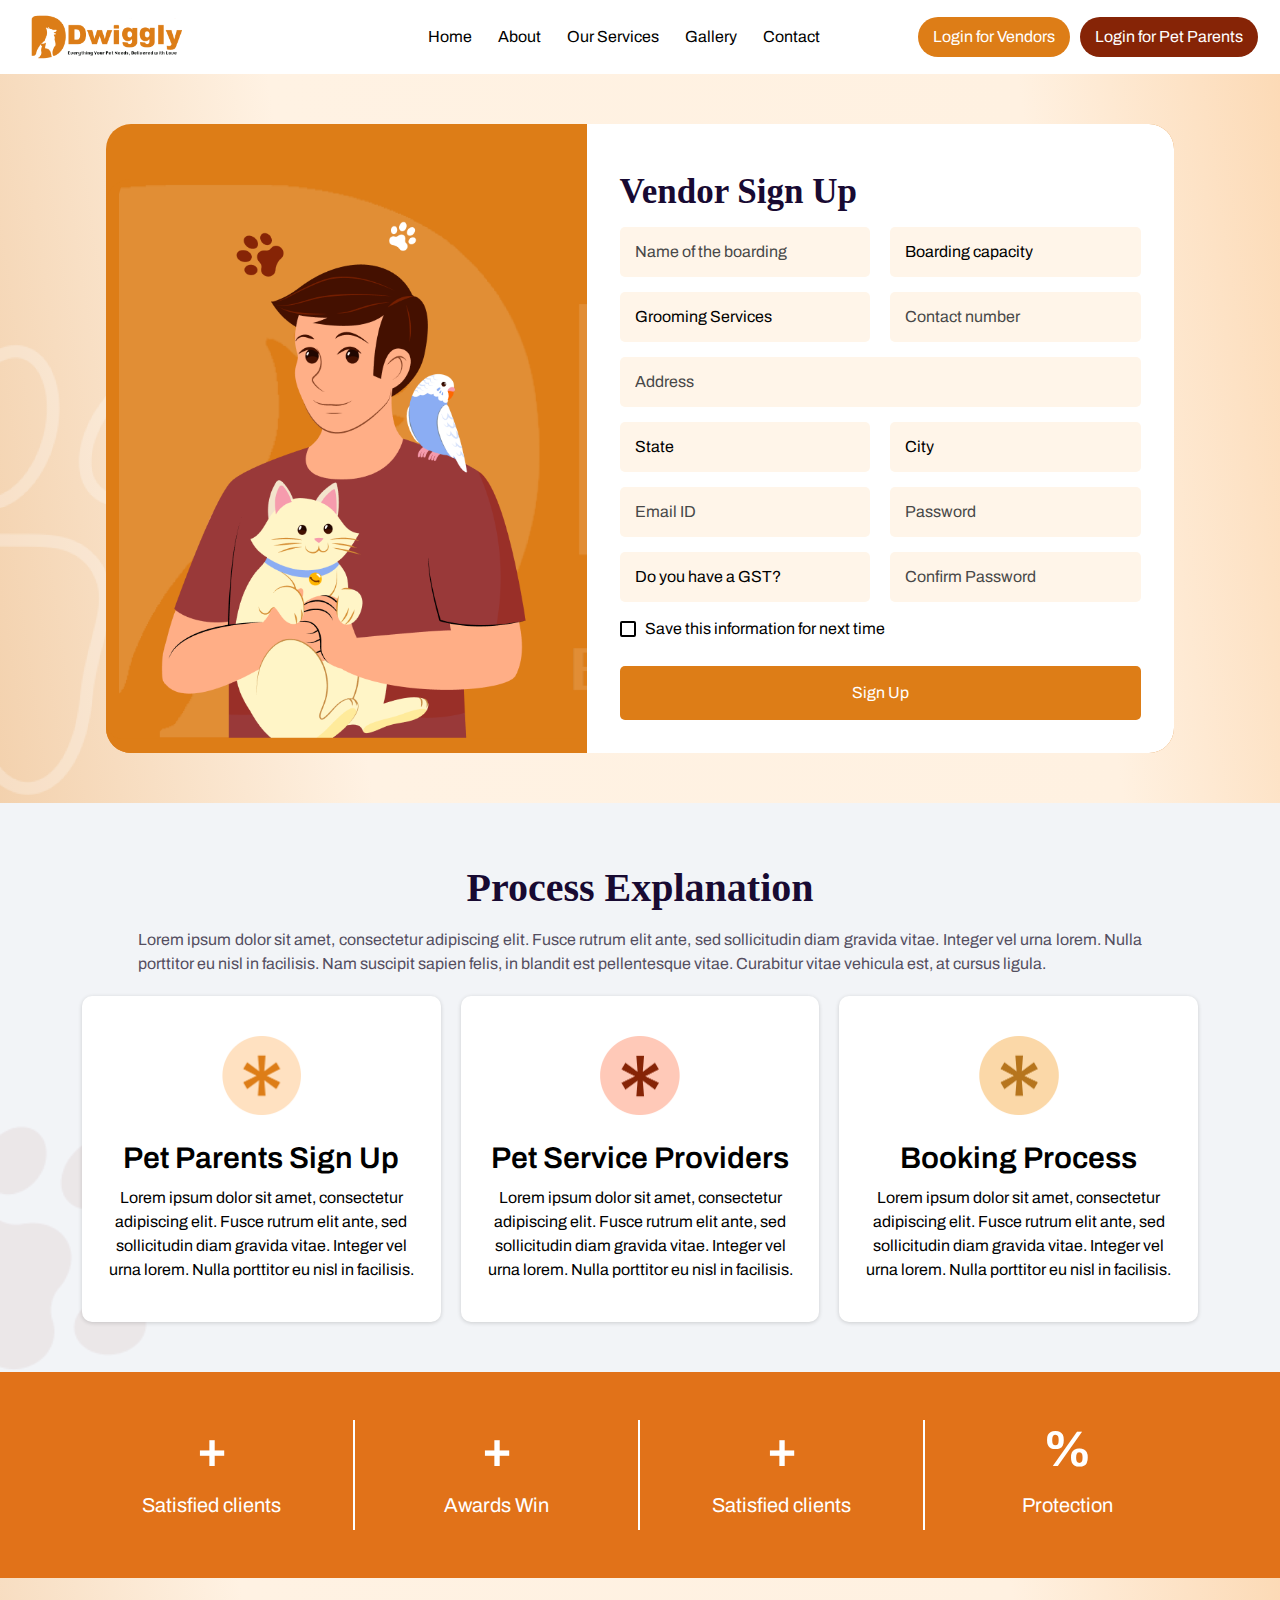
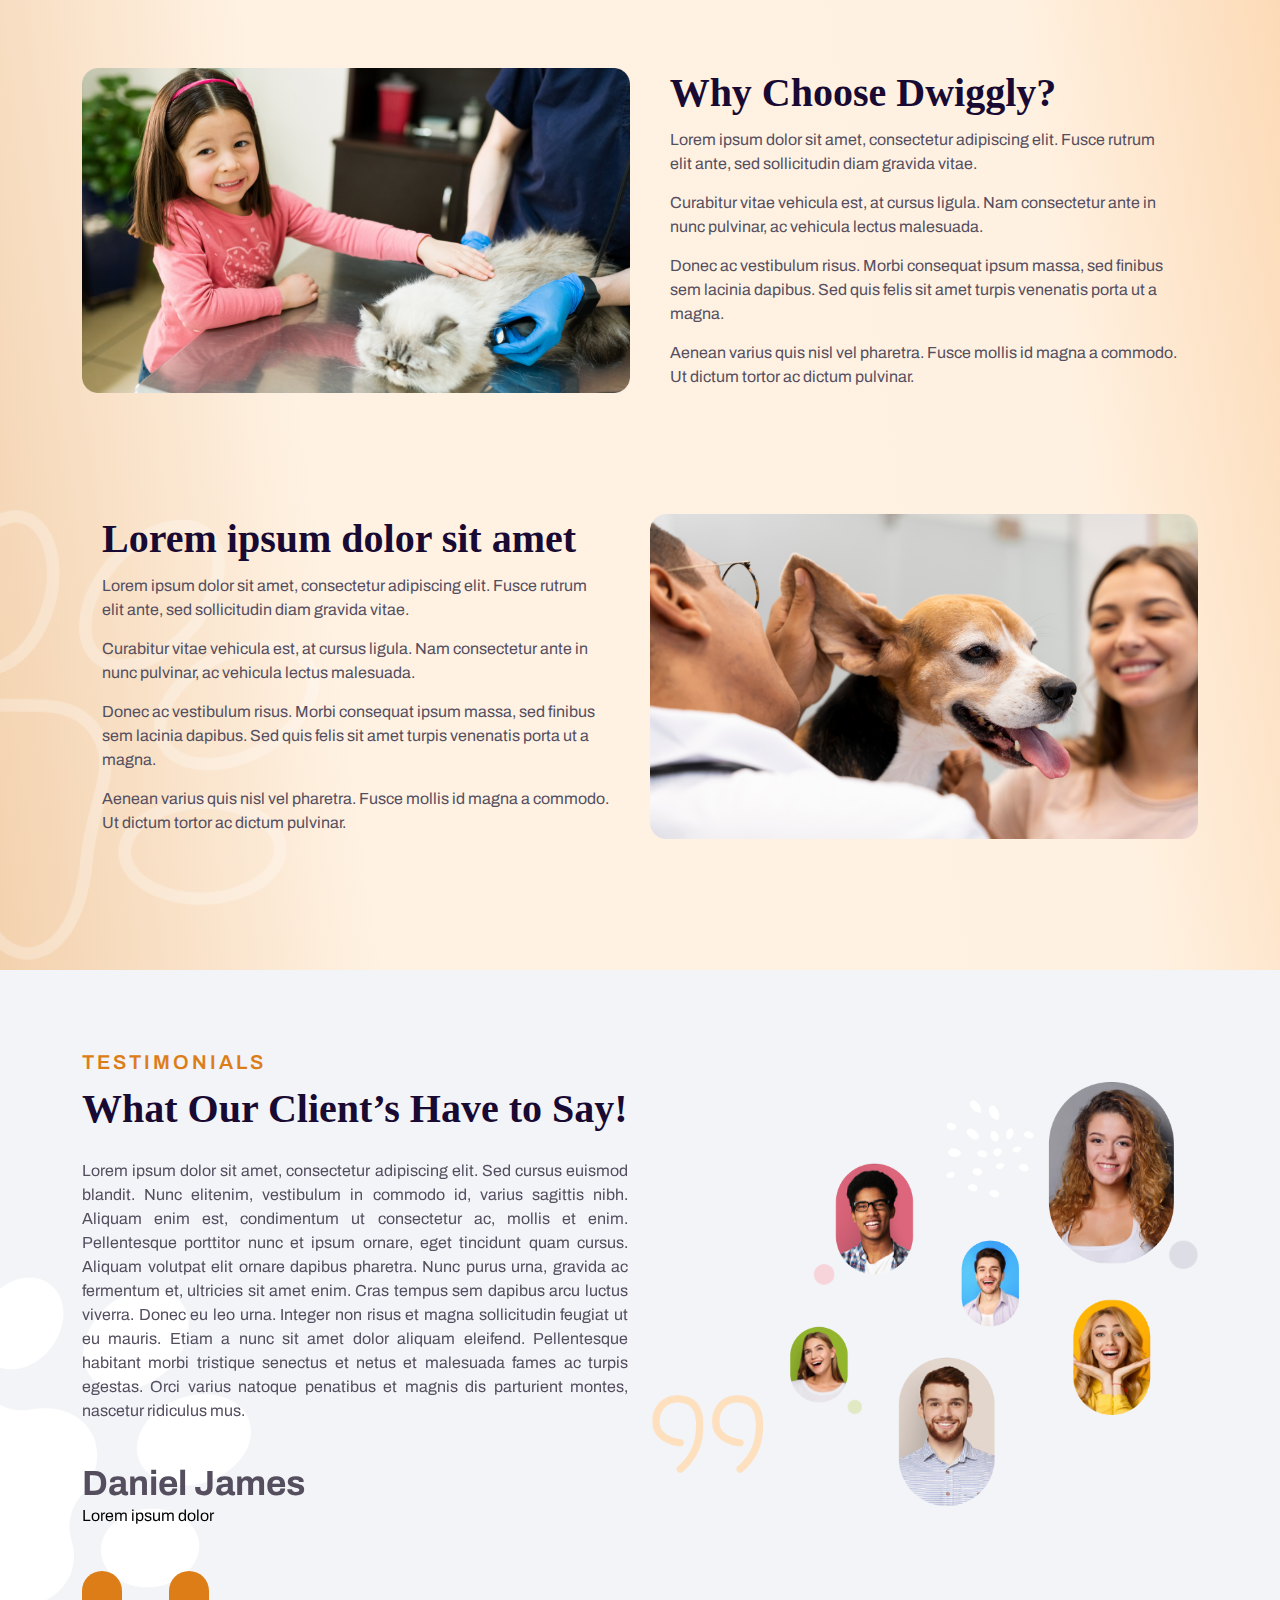
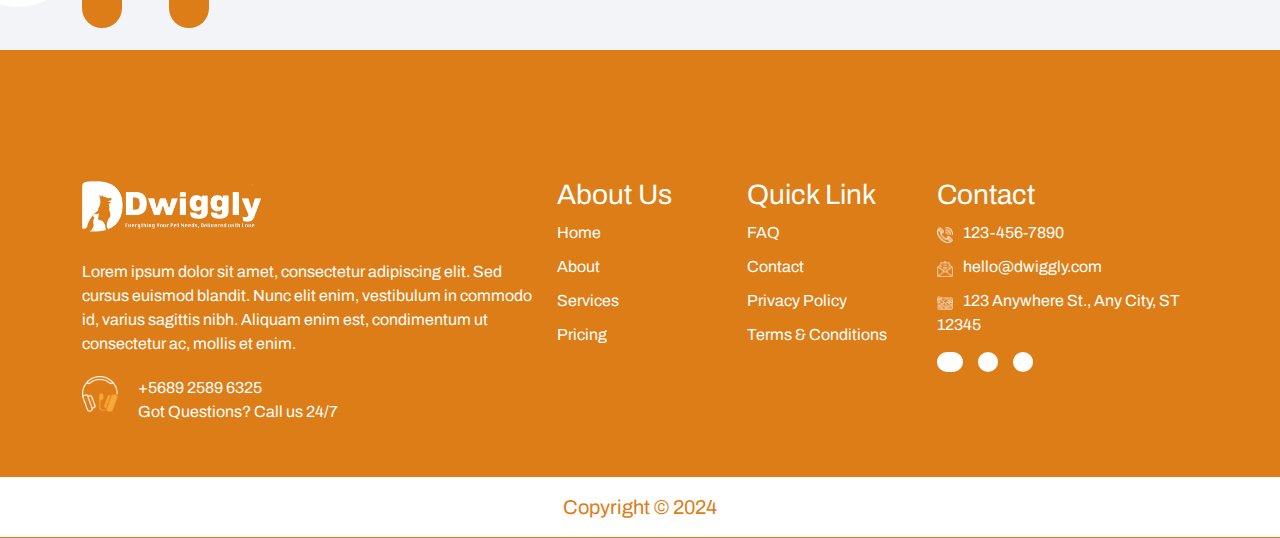
<file: vendor-sign-up.html>
<!DOCTYPE html>
<html>

<head>
    <meta charset="utf-8">
    <meta name="viewport" content="width=device-width, initial-scale=1">
    <title>Dwiggly</title>
    <!-- Required css -->

    <link rel="stylesheet" type="text/css" href="./css/bootstrap.min.css">
    <link rel="stylesheet" type="text/css" href="./css/owl.carousel.min.css">
    <link rel="stylesheet" type="text/css" href="./css/owl.theme.min.css">
    <link rel="stylesheet" href="https://cdnjs.cloudflare.com/ajax/libs/font-awesome/6.6.0/css/all.min.css"
        integrity="sha512-Kc323vGBEqzTmouAECnVceyQqyqdsSiqLQISBL29aUW4U/M7pSPA/gEUZQqv1cwx4OnYxTxve5UMg5GT6L4JJg=="
        crossorigin="anonymous" referrerpolicy="no-referrer" />

    <!-- custom css  -->
    <link rel="stylesheet" type="text/css" href="./css/style.css">
</head>

<body>

    <!-- header sec starts -->
    <header>
        <nav class="navbar dwiggy-header navbar-expand-lg "><!-- nav starts -->
            <div class="container-fluid"><!-- container starts -->
                <a class="navbar-brand" href="#"><img src="./image/dwiggy-logo.png" alt=""></a>
                <!--  -->
                <button class="navbar-toggler" type="button" data-bs-toggle="collapse"
                    data-bs-target="#navbarNavAltMarkup" aria-controls="navbarNavAltMarkup" aria-expanded="false"
                    aria-label="Toggle navigation">
                    <span class="navbar-toggler-icon"></span>
                </button>
                <!--  -->
                <div class="collapse navbar-collapse" id="navbarNavAltMarkup">
                    <div class="navbar-nav">
                        <ul class="navbar-nav dwiggyhead-page">
                            <li class="nav-item"><a class="nav-link" href="#">Home</a></li>
                            <li class="nav-item"><a class="nav-link" href="#">About</a></li>
                            <li class="nav-item"><a class="nav-link" href="#">Our Services</a></li>
                            <li class="nav-item"><a class="nav-link" href="#">Gallery</a></li>
                            <li class="nav-item"><a class="nav-link" href="#">Contact</a></li>
                        </ul>
                        <div class="login-headbtn">
                            <ul class="navbar-nav">
                                <li class="nav-item vendor"><a class="nav-link" href="#">Login for Vendors</a></li>
                                <li class="nav-item parent"><a class="nav-link" href="#">Login for Pet Parents</a></li>
                            </ul>
                        </div>
                    </div>
                </div>
                <!--  -->

            </div><!-- container end -->
        </nav><!-- nav end -->
    </header>
    <!-- Banner section start  -->
    <section class="petparent-banner patent-mainbg">
        <div class="container-fluid">
            <div class="banner-main-div">
                <div class="banner-img-div">
                    <img title="" src="./image/vender-banner.png" alt="Pet Parent Banner" title="Pet Parent Banner">
                </div>
                <div class="form-div">
                    <h3 class="sub-heading">Vendor Sign Up</h3>
                    <form action="/submit" method="post">
                        <div class="form-mainlft">
                            <!-- First Column -->
                            <div class="form-column">
                                <div class="form-group">
                                    <input type="text" id="boarding-name" name="boarding_name" required
                                        placeholder="Name of the boarding">
                                </div>
                                <div class="form-group">
                                    <div class="select-wrapper">
                                        <select class="select" id="grooming-services" name="grooming_services" required>
                                            <option value="">Grooming Services</option>
                                            <option value="yes">Yes</option>
                                            <option value="no">No</option>
                                        </select>
                                    </div>
                                </div>
                            </div>
                            <!--  -->
                            <div class="form-column">
                                <div class="form-group">
                                    <div class="select-wrapper">
                                        <select class="select" id="boarding-capacity" type="number"
                                            name="boarding_capacity" required>
                                            <option value="">Boarding capacity</option>
                                            <option value="1">1</option>
                                            <option value="2">2</option>
                                            <option value="1">3</option>
                                            <option value="2">4</option>
                                            <option value="1">5</option>
                                            <option value="2">6</option>
                                            <option value="1">7</option>
                                            <option value="2">8</option>
                                            <option value="1">9</option>
                                            <option value="2">10</option>
                                        </select>
                                    </div>
                                </div>
                                <div class="form-group">
                                    <input type="tel" id="contact-number" name="contact_number" pattern="[0-9]{10}"
                                        title="Please enter a valid 10-digit phone number" required
                                        placeholder="Contact number">
                                </div>
                            </div>
                        </div>
                        <div class="form-group">
                            <input type="text" id="address" name="address" required placeholder="Address">
                        </div>
                        <div class="form-mainlft">
                            <div class="form-column">
                                <div class="form-group">
                                    <div class="select-wrapper">
                                        <select class="select" id="state" name="state" onchange="updateCities()">
                                            <option value="">State</option>
                                            <option value="AP">Andhra Pradesh</option>
                                            <option value="AR">Arunachal Pradesh</option>
                                            <option value="AS">Assam</option>
                                            <option value="BR">Bihar</option>
                                            <option value="CH">Chandigarh</option>
                                            <option value="CT">Chhattisgarh</option>
                                            <option value="DN">Dadra and Nagar Haveli and Daman and Diu</option>
                                            <option value="DL">Delhi</option>
                                            <option value="GA">Goa</option>
                                            <option value="GJ">Gujarat</option>
                                            <option value="HR">Haryana</option>
                                            <option value="HP">Himachal Pradesh</option>
                                            <option value="JK">Jammu and Kashmir</option>
                                            <option value="JH">Jharkhand</option>
                                            <option value="KA">Karnataka</option>
                                            <option value="KL">Kerala</option>
                                            <option value="LA">Ladakh</option>
                                            <option value="LD">Lakshadweep</option>
                                            <option value="MP">Madhya Pradesh</option>
                                            <option value="MH">Maharashtra</option>
                                            <option value="MN">Manipur</option>
                                            <option value="ML">Meghalaya</option>
                                            <option value="MZ">Mizoram</option>
                                            <option value="NL">Nagaland</option>
                                            <option value="OD">Odisha</option>
                                            <option value="PY">Puducherry</option>
                                            <option value="PB">Punjab</option>
                                            <option value="RJ">Rajasthan</option>
                                            <option value="SK">Sikkim</option>
                                            <option value="TN">Tamil Nadu</option>
                                            <option value="TS">Telangana</option>
                                            <option value="TR">Tripura</option>
                                            <option value="UP">Uttar Pradesh</option>
                                            <option value="UT">Uttarakhand</option>
                                            <option value="WB">West Bengal</option>
                                        </select>
                                    </div>
                                </div>
                                <div class="form-group">
                                    <input type="email" id="email" name="email" required placeholder="Email ID">
                                </div>

                                <div class="form-group">
                                    <div class="select-wrapper">
                                        <select class="select" id="gst" name="gst" required>
                                            <option value="">Do you have a GST?</option>
                                            <option value="yes">Yes</option>
                                            <option value="no">No</option>
                                        </select>
                                    </div>
                                </div>
                            </div>

                            <!-- Second Column -->
                            <div class="form-column">

                                <div class="form-group">
                                    <div class="select-wrapper">
                                        <select class="select city" id="city">
                                            <option value="">City</option>
                                        </select>
                                    </div>
                                </div>

                                <div class="form-group">
                                    <input type="password" id="password" name="password" required
                                        placeholder="Password">
                                </div>
                                <div class="form-group">
                                    <input type="password" id="confirm-password" name="confirm_password" required
                                        placeholder="Confirm Password">
                                </div>
                            </div>
                        </div>

                        <!-- Checkbox -->
                        <div class="radio-btn d-flex">
                            <input class="form-check-input" type="checkbox" value="" id="flexCheckDefault">
                            <label class="form-check-label" for="save-info">Save this information for next time</label>
                        </div>

                        <!-- Sign Up Button -->
                        <div class="form-footer">
                            <button type="submit">Sign Up</button>
                        </div>
                    </form>
                </div>
            </div>
        </div>
    </section>
    <!-- Banner section end -->
    <!-- How We Operate section start  -->
    <section class="We-Operate-section">
        <div class="container">
            <!-- Section Header -->
            <div class="We-Operate-frs text-center">
                <h2 class="sub-heading">Process Explanation</h2>
                <p class="main-content">Lorem ipsum dolor sit amet, consectetur adipiscing elit. Fusce rutrum elit ante,
                    sed sollicitudin
                    diam gravida vitae. Integer vel urna lorem. Nulla porttitor eu nisl in facilisis. Nam suscipit
                    sapien felis, in blandit est pellentesque vitae. Curabitur vitae vehicula est, at cursus ligula.</p>
            </div>

            <!-- Sub Sections -->
            <div class="We-Operate-sub-main">
                <!-- Sub Section 1 -->
                <div class="we-operate-sub-1 sub-div-1">
                    <img title="" src="./image/we-oprate-img-1.png" alt="Pet Parents Sign Up">
                    <h4>Pet Parents Sign Up</h4>
                    <p>Lorem ipsum dolor sit amet, consectetur adipiscing elit. Fusce rutrum elit ante, sed sollicitudin
                        diam gravida vitae. Integer vel urna lorem. Nulla porttitor eu nisl in facilisis.</p>
                </div>

                <!-- Sub Section 2 -->
                <div class="we-operate-sub-2 sub-div-1">
                    <img title="" src="./image/we-oprate-img-2.png" alt="Pet Service Providers">
                    <h4>Pet Service Providers</h4>
                    <p>Lorem ipsum dolor sit amet, consectetur adipiscing elit. Fusce rutrum elit ante, sed sollicitudin
                        diam gravida vitae. Integer vel urna lorem. Nulla porttitor eu nisl in facilisis.</p>
                </div>

                <!-- Sub Section 3 -->
                <div class="we-operate-sub-3 sub-div-1">
                    <img title="" src="./image/we-oprate-img-3.png" alt="Booking Process">
                    <h4>Booking Process</h4>
                    <p>Lorem ipsum dolor sit amet, consectetur adipiscing elit. Fusce rutrum elit ante, sed sollicitudin
                        diam gravida vitae. Integer vel urna lorem. Nulla porttitor eu nisl in facilisis.</p>
                </div>
            </div>
        </div>
    </section>
    <!-- How We Operate section end  -->
    <!-- counter section -->
    <section class="counter-protection">
        <div class="container">
            <div class="protection-say row">
                <div class="count-outer1 col-lg-3">
                    <h2 data-max="450" id="test"><span>+</span></h2>
                    <p>Satisfied clients</p>
                </div>
                <div class="count-outer2 col-lg-3">
                    <h2 data-max="85" id="test"><span>+</span></h2>
                    <p>Awards Win</p>
                </div>
                <div class="count-outer3 col-lg-3">
                    <h2 data-max="450" id="test"><span>+</span></h2>
                    <p>Satisfied clients</p>
                </div>
                <div class="count-outer4 col-lg-3">
                    <h2 data-max="99.99" id="test"><span>%</span></h2>
                    <p>Protection</p>
                </div>
            </div>
        </div>
    </section>
    <!-- Why Choose Dwiggly section -->
    <section class="why-choose-section patent-mainbg">
        <div class="container">
            <!-- First Sub Section -->
            <div class="whychoose-sub-1-main">
                <div class="img-whychoose">
                    <img title="" src="./image/why-choose-dwiggly.png" alt="Why Choose Dwiggly">
                </div>
                <div class="content-div-why">
                    <h2 class="sub-heading">Why Choose Dwiggly?</h2>
                    <p>Lorem ipsum dolor sit amet, consectetur adipiscing elit. Fusce rutrum elit ante, sed sollicitudin
                        diam gravida vitae.</p>
                    <p>Curabitur vitae vehicula est, at cursus ligula. Nam consectetur ante in nunc pulvinar, ac
                        vehicula lectus malesuada.</p>
                    <p>Donec ac vestibulum risus. Morbi consequat ipsum massa, sed finibus sem lacinia dapibus. Sed quis
                        felis sit amet turpis venenatis porta ut a magna.</p>
                    <p>Aenean varius quis nisl vel pharetra. Fusce mollis id magna a commodo. Ut dictum tortor ac dictum
                        pulvinar.</p>
                </div>
            </div>

            <!-- Second Sub Section -->
            <div class="whychoose-sub-1-main">
                <div class="content-div-why">
                    <h2 class="sub-heading">Lorem ipsum dolor sit amet</h2>
                    <p>Lorem ipsum dolor sit amet, consectetur adipiscing elit. Fusce rutrum elit ante, sed sollicitudin
                        diam gravida vitae.</p>
                    <p>Curabitur vitae vehicula est, at cursus ligula. Nam consectetur ante in nunc pulvinar, ac
                        vehicula lectus malesuada.</p>
                    <p>Donec ac vestibulum risus. Morbi consequat ipsum massa, sed finibus sem lacinia dapibus. Sed quis
                        felis sit amet turpis venenatis porta ut a magna.</p>
                    <p>Aenean varius quis nisl vel pharetra. Fusce mollis id magna a commodo. Ut dictum tortor ac dictum
                        pulvinar.</p>
                </div>
                <div class="img-whychoose">
                    <img title="" src="./image/why-choose-dwiggly-2.png" alt="Why Choose Dwiggly">
                </div>
            </div>
        </div>
    </section>
    <!-- Testmonial start -->
    <section class="pet-testmonial">
        <div class="container">
            <div class="testmonial-main row"><!-- row start -->
                <!-- col-1 start -->
                <div class="client-saylft col-lg-6">
                    <h6 class="sub-title">TESTIMONIALS</h6>
                    <h2 class="sub-heading">What Our Client’s Have to Say!</h2>
                    <div class="client-testimonial owl-carousel owl-theme">
                        <div class="item">
                            <p class="main-content">Lorem ipsum dolor sit amet, consectetur adipiscing elit. Sed
                                cursus
                                euismod
                                blandit. Nunc elitenim, vestibulum in commodo id, varius sagittis nibh. Aliquam
                                enim
                                est, condimentum ut
                                consectetur ac, mollis et enim. Pellentesque porttitor nunc et ipsum ornare,
                                eget
                                tincidunt quam
                                cursus. Aliquam volutpat elit ornare dapibus pharetra. Nunc purus urna, gravida
                                ac
                                fermentum et,
                                ultricies sit amet enim. Cras tempus sem dapibus arcu luctus viverra. Donec eu
                                leo urna.
                                Integer
                                non risus et magna sollicitudin feugiat ut eu mauris. Etiam a nunc sit amet
                                dolor
                                aliquam
                                eleifend. Pellentesque habitant morbi tristique senectus et netus et malesuada
                                fames ac
                                turpis
                                egestas. Orci varius natoque penatibus et magnis dis parturient montes, nascetur
                                ridiculus mus.
                            </p>
                            <div class="client-rating">
                                <i class="fa-solid fa-star"></i>
                                <i class="fa-solid fa-star"></i>
                                <i class="fa-solid fa-star"></i>
                                <i class="fa-solid fa-star"></i>
                                <i class="fa-solid fa-star"></i>
                            </div>
                            <div class="client-detail">
                                <h4>Daniel James</h4>
                                <p>Lorem ipsum dolor</p>
                            </div>
                        </div>
                    </div>
                </div>
                <!-- col-2 start -->
                <div class="client-sayimg col-lg-6">
                    <img src="./image/testmonial-ryt.png" alt="">
                </div>
            </div><!-- row end -->
        </div>
    </section>
    <!-- testmonial end -->
    <!-- Gallery section -->
    <!-- footer -->
    <section class="footer">
        <div class="container">
            <div class="footer-main">
                <!-- 1 -->
                <div class="shop-location">

                </div>
                <!-- 2 -->
                <div class="dwiggly-contact row">
                    <!-- 1 -->
                    <div class="col-lg-5 footer-page">
                        <img src="./image/footer-logo.png" alt="">
                        <p>Lorem ipsum dolor sit amet, consectetur adipiscing elit. Sed cursus euismod blandit.
                            Nunc
                            elit enim, vestibulum in commodo id, varius sagittis nibh. Aliquam enim est,
                            condimentum ut
                            consectetur ac, mollis et enim.</p>
                        <div class="call-footbtn">
                            <img src="./image/footer-question.png" alt="">
                            <div class="quest-call">
                                <a href="tel:+5689 2589 6325">+5689 2589 6325</a>
                                <p>Got Questions? Call us 24/7</p>
                            </div>
                        </div>
                    </div>
                    <!-- 2 -->
                    <div class="col-lg-2 footer-contact">
                        <h5>About Us</h5>
                        <ul class="list-unstyled mb-0">

                            <li><a href="#" title="Home">Home</a></li>

                            <li><a href="#" title="About">About</a></li>

                            <li><a href="#" title="Services">Services</a></li>

                            <li><a href="#" title="Pricing">Pricing</a></li>

                        </ul>
                    </div>
                    <!-- 3 -->
                    <div class="col-lg-2 footer-nearlocat">
                        <h5>Quick Link</h5>
                        <ul class="list-unstyled mb-0">

                            <li><a href="#" title="FAQ">FAQ</a></li>

                            <li><a href="#" title="Contact">Contact</a></li>

                            <li><a href="#" title="Privacy Policy">Privacy Policy</a></li>

                            <li><a href="#" title="Terms & Conditions">Terms & Conditions</a></li>

                        </ul>
                    </div>
                    <!-- 4 -->
                    <div class="col-lg-3 footer-follow">
                        <h5>Contact</h5>
                        <p><span><img src="./image/call-icon.png" alt=""></span><a href="#">123-456-7890</a></p>
                        <p><span><img src="./image/mail-icon.png" alt=""></span><a href="#">hello@dwiggly.com</a></p>
                        <p><span><img src="./image/locat-icon.png" alt=""></span>123 Anywhere St., Any City, ST
                            12345
                        </p>
                        <div class="social-icon">
                            <i class="fa-brands fa-facebook-f"></i>
                            <i class="fa-brands fa-twitter"></i>
                            <i class="fa-brands fa-instagram"></i>
                        </div>
                    </div>
                    <!--  -->
                </div>
            </div>
        </div>
        <div class="foot-copyryt">
            <p>Copyright © 2024</p>
        </div>
    </section>
    <!-- section 10 end -->
    <!-- <script type="text/javascript" src="js/jquery-3.6.4.slim.min.js"></script> -->
    <script type="text/javascript" src="js/jquery.min.js"></script>
    <script type="text/javascript" src="js/bootstrap.bundle.min.js"></script>
    <script src="https://unpkg.com/swiper/swiper-bundle.min.js"></script>
    <script type="text/javascript" src="js/owl.carousel.min.js"></script>
    <script type="text/javascript" src="js/myscript.js"></script>



</body>

</html>
</file>
<file: css/style.css>
@font-face {
    src: url("../font/Archivo-Bold.ttf");
    font-family: "Archivo-Bold";
  }
  @font-face {
    src: url("../font/Archivo-Regular.ttf");
    font-family: "Archivo-Regular";
  }
  @font-face {
    src: url("../font/Archivo-SemiBold.ttf");
    font-family: "Archivo-SemiBold";
  }
  html {
    width: 100%;
  }
  body {
    color: #000000;
    margin: 0;
    padding: 0;
    font-family: "Archivo-Regular";
  }
  h1,
  h2 {
    font-size: 40px;
  }
  h3 {
    font-size: 35px;
  }
  h4 {
    font-size: 30px;
  }
  h5 {
    font-size: 28px;
  }
  h6 {
    font-size: 25px;
  }
  p,
  li {
    font-size: 16px;
    color: #000000;
    list-style: none;
  }
  a,
  a:hover {
    text-decoration: none;
  }
  h1,
  h2,
  h3,
  h4,
  h5,
  h6,
  p {
    margin: 0;
  }
  img{
    width:100%;
  }
  .pad-70 {
    padding: 70px 0;
  }
  section {
    float: left;
    width: 100%; 
    overflow:hidden;
  }
  .sub-heading {
    font-family: coiny;
    font-weight: 600;
    color: #180a32;
    margin: 15px 0;
    line-height: 40px;
}
  h6.sub-title {
    color: #dd7d17;
    letter-spacing: 3px;
    font-family: "Archivo-SemiBold";
    text-transform: uppercase;
    font-size: 20px;
  }
  p.main-content {
    font-family: "Archivo-Regular";
    margin: 15px 0;
    color: #544e5f;
    text-align: justify;
  }
  p .readmore {
    background: #dd7d17;
    color: #fff;
    padding: 12px 40px;
    border-radius: 6px;
  }
  /* header */
  .dwiggy-header .navbar-brand {
    width: 15%;
    text-align: center;
  }
  .dwiggy-header .navbar-brand img {
    width: 80%;
  }
  .dwiggy-header .navbar-collapse {
    justify-content: end;
  }
  .dwiggy-header .nav-item a {
    margin-right: 20px;
    color: #000;
  }
  .dwiggy-header .vendor .nav-link {
    background: #dd7d17;
    color: #fff;
    border-radius: 50px;
    padding: 0.5rem 15px;
  }
  .dwiggy-header .parent .nav-link {
    background: #862406;
    color: #fff;
    border-radius: 50px;
    padding: 0.5rem 15px;
  }
  .dwiggyhead-page {
    margin-right: 5rem;
  }
  /* footer */
  .letter-row {
    display: flex;
    align-items: center;
    justify-content: center;
    padding: 30px;
  }
  .news-lftimg img {
    width: 80%;
  }
  .form-subscribe .input-group {
    width: 75%;
  }
  .subscrib-ryt {
    margin-bottom: 30px;
    width: 50%;
  }
  .news-lftimg {
    width: 50%;
  }
  .tabs img {
    width: 25px;
    height: 25px;
    transform: translateX(-10px);
}
  .newsletter-main {
    position: relative;
    width: 70%;
    margin: auto;
    background-image: url(../image/newsletter-bg.png);
    background-repeat: no-repeat;
    background-size: 100% 100%;
    border-radius: 30px;
  }
  .subscrib-ryt h6 {
    color: #dd7d17;
    letter-spacing: 2.6px;
    font-family: "Archivo-Regular";
    font-weight: 500;
  }
  .subscrib-ryt h2 {
    font-family: "Archivo-bold";
    width: 70%;
    margin: 20px 0px;
  }
  section.newsletter-sec.mt-5 {
    margin-bottom: -6rem;
  }
  form.form-subscribe input {
    border-radius: 30px;
    padding: 10px 25px;
  }
  .form-subscribe .input-group-btn button {
    border-radius: 30px;
    border: 0;
    background: #dd7d17;
    padding: 9px 40px;
    color: #fff;
    font-size: 20px;
    transform: translate(-10%, 0px);
  }
  section.footer {
    background: #dd7d17;
    padding: 8rem 0 0;
    position: relative;
    z-index: -2;
  }
  .footer-main {
    padding-bottom: 40px;
  }
  .footer-page img {
    width: 40%;
    margin-bottom: 25px;
  }
  .call-footbtn img {
    width: 8% !important;
  }
  .call-footbtn {
    display: flex;
    gap: 20px;
    margin: 20px 0 0;
  }
  .dwiggly-contact.row {
    color: #fff;
  }
  .dwiggly-contact p,
  .dwiggly-contact a {
    color: #fff;
  }
  .dwiggly-contact .list-unstyled li,
  .dwiggly-contact .footer-follow p {
    margin-top: 10px;
  }
  .dwiggly-contact .footer-follow img {
    margin-right: 10px;
    width: 6%;
  }
  .foot-copyryt {
    background: #fff;
    padding: 15px;
    border-bottom: 1px solid #dd7d17;
    text-align: center;
  }
  .footer-follow .social-icon i {
    background: #fff;
    color: #dd7d17;
    padding: 10px;
    border-radius: 60px;
    font-size: 15px;
    margin-top: 15px;
  }
  i.fa-brands.fa-facebook-f {
    padding: 10px 13px;
  }
  .footer-follow .social-icon {
    display: flex;
    gap: 15px;
    align-items: center;
  }
  .foot-copyryt p {
    color: #dd7d17;
    font-size: 20px;
  }
  /* home page start */
  .section.dwiggy_bnrsec {
    background-position: center;
    background-image: url(../image/banner-bg.png);
    background-repeat: no-repeat;
    background-size: 100% 100%;
    position: relative;
  }
  .dwiggy_bnrsec .bner_conts {
    display: flex;
    width: 100%;
    align-items: center;
    margin: auto;
    position: relative;
    margin-top: 30px;
  }
  .satisfied-client .client-says p {
    margin: 0;
  }
  .satisfied-client {
    display: flex;
    align-items: center;
    position: absolute;
    right: 0;
    left: 16%;
    top: 55%;
    justify-content: left;
    width: 18%;
    margin: auto;
    background: #fff;
    border-radius: 45px;
    padding: 0;
  }
  .client-says {
    margin-left: 12px;
  }
  .satisfied-client .client-says h4 {
    margin: 0;
    font-size: 18px;
  }
  .home-bannerimg img {
    width: 100%;
  }
  .read-banercont .readmore {
    background: #dd7d17;
    color: #fff;
    padding: 10px 20px;
    font-size: 18px;
    border-radius: 5px;
    font-family: "Archivo-SemiBold";
  }
  .read-banercont .watchbtn {
    color: #000;
    font-size: 20px;
    margin-left: 30px;
  }
  .read-banercont .watchbtn i {
    background: #fff;
    color: #dd7d17;
    padding: 12px 15px;
    border-radius: 50px;
    margin-right: 10px;
  }
  .dwiggy_bnrsec .home-bannercont {
    width: 55%;
    padding: 50px;
    height: 400px;
  }
  .dwiggy_bnrsec .home-bannerimg {
    width: 45%;
  }
  .Home-banner .owl-nav.disabled {
    display: none;
  }
  .Home-banner .item {
    width: 100%;
  }
  section.subscribe-section {
    overflow: unset;
}
  .Home-banner .item h2 {
    font-family: "Archivo-Bold";
    margin-bottom: 20px;
    color: #1b1b17;
  }
  .Home-banner .owl-dots.disabled {
    position: absolute;
    right: 5rem;
    bottom: -7rem;
  }
  .Home-banner .owl-dot.active span {
    background: #dd7d17 !important;
  }
  .Home-banner .item p {
    color: #544e5f;
    font-family: "Archivo-Regular";
    width: 80%;
  }
  /* about-us */
  .About-sec-2 {
    padding: 30px 10px;
    text-align: left;
}
.About-us-banner .about-cont-img {
  width: 45% !important;

}
.about-rytcont {
  padding: 0 20px;
}
section.About-us-banner {
  padding:0 !important; 
}
  section.about-petcare {
    padding: 50px 0 0 30px;
    position: relative;
    background: #f2f4f7;
  }

  section.about-petcare::before {
    content: "";
    position: absolute;
    background-image: url(../image/section-bg.png);
    width: 30%;
    height: 30%;
    background-repeat: no-repeat;
    bottom: 0px;
    background-position: left bottom;
    background-size: 20%;
  }
  /* service section start */
  .services-row img {
    width: 100%;
  }
  .services-row .col-lg-4 {
    display: flex;
    flex-wrap: wrap;
    padding: 0;
  }
  .services-row .boarding-img {
    position: relative;
    margin: 5px;
  }
  .boarding-img .board-petcont {
    position: absolute;
    z-index: 99;
    top: 0;
    padding: 25px;
  }
  .boarding-img .board-petcont h4 {
    font-family: "Archivo-SemiBold";
    color: #fff;
  }
  .boarding-img .board-petcont p {
    font-family: "Archivo-Regular";
    color: #fff;
    margin: 15px 0;
  }
  .board-petcont p a {
    font-family: "Archivo-SemiBold";
    color: #000;
    margin: 15px 0;
    background: #fff;
    padding: 10px 15px;
    border-radius: 8px;
  }
  section.our-services {
    background: linear-gradient(
      81.68deg,
      #fcdab6 -0.3%,
      #fff2e3 27.01%,
      #fff1e1 81%,
      #fcdab6 100%
    );
    padding: 3rem 0;
    position: relative;
  }
  section.our-services::before {
    position: absolute;
    content: "";
    background-image: url(../image/testmonial-bg.png);
    width: 7%;
    height: 100%;
    background-repeat: no-repeat;
    bottom: 1%;
    background-position: left bottom;
    background-size: 100%;
    z-index: 1;
    left: 0;
  }
  section.our-services::after {
    position: absolute;
    content: "";
    background-image: url(../image/our-serv-back.png);
    width: 7%;
    height: 100%;
    background-repeat: no-repeat;
    top: 3%;
    background-position: right top;
    background-size: 100%;
    z-index: 1;
    right: 0.5%;
  }
  .our-services .owl-nav.disabled {
    display: none;
  }
  /* founder story */
  .founder-main {
    display: flex;
    align-items: center;
    gap: 30px;
  }
  .founder-main .storylft-img {
    width: 40%;
  }
  .storylft-img img {
    width: 100%;
  }
  .storyryt-cont {
    width: 60%;
  }
  section.founder-story {
    position: relative;
    padding: 3rem 0;
    background: #f2f4f7;
  }
  section.founder-story::before {
    content: "";
    position: absolute;
    background-image: url(../image/section-bg.png);
    width: 25%;
    height: 100%;
    background-repeat: no-repeat;
    bottom: 0px;
    background-position: right bottom;
    background-size: 100%;
    transform: scaleX(-1);
    right: 0;
  }
  /* Testmonial */
  section.testmonial-say {
    background: linear-gradient(
      81.68deg,
      #fcdab6 -0.3%,
      #fff2e3 27.01%,
      #fff1e1 81%,
      #fcdab6 100%
    );
    padding: 5rem 0 7rem;
    position: relative;
  }
  section.testmonial-say::before {
    position: absolute;
    content: "";
    background-image: url(../image/testmonial-bg.png);
    width: 28%;
    height: 100%;
    background-repeat: no-repeat;
    bottom: 5%;
    background-position: left bottom;
    background-size: 100%;
    z-index: 1;
    left: 0;
  }
  .testmonial-say.testmonial-main {
    display: flex;
    width: 100%;
  }
  .testmonial-main .client-sayimg img {
    width: 100%;
  }
  .client-saylft.col-lg-6 {
    position: relative;
    z-index: 2;
  }
  .client-detail h4 {
    font-family: "Archivo-Bold";
    color: #544e5f;
    font-size: 35px;
  }
  .client-rating i {
    color: #fbab2a;
    margin: 10px 4px;
  }
  .client-testimonial button i {
    background: #dd7d17;
    padding: 15px 20px;
    border-radius: 50px;
    color: #fff;
    font-size: 25px;
  }
  .client-testimonial button:hover {
    background: transparent !important;
  }
  .client-testimonial .owl-nav button {
    position: absolute;
    bottom: 0;
  }
  .client-testimonial .owl-nav button {
    position: absolute;
    bottom: -25%;
    left: -1%;
  }
  .client-testimonial .owl-nav .owl-next {
    left: 15%;
  }
  .testmonial-main.row {
    align-items: center;
  }
  .client-sayimg.col-lg-6 {
    text-align: center;
  }
  /* counter */
  .protection-say {
    align-items: center;
  }
  section.counter-protection {
    background: #e17219;
    padding: 3rem 0;
  }
  .protection-say .col-lg-3 {
    text-align: center;
  }
  .protection-say .col-lg-3 h2 {
    color: #fff;
    font-family: "Archivo-Bold";
    margin-bottom: 10px;
    font-size: 50px;
  }
  .protection-say .col-lg-3 p {
    color: #fff;
    font-family: "Archivo-Regular";
    margin-bottom: 10px;
    font-size: 20px;
  }
  .protection-say .col-lg-3 {
    text-align: center;
    border-right: 2px solid #fff;
  }
  .protection-say .col-lg-3:last-child {
    border: 0 !important;
  }
  /* gallery sec */
  .client-gallery .owl-stage {
    align-items: center;
    display: flex;
  }
  .client-gallery .owl-nav.disabled {
    display: none;
  }
  section.gallery-joy {
    background: #f2f4f7;
    padding: 3rem 0;
  }
  /* home page end */
  /* pet parent start */
  /* banner section */
  section.patent-mainbg {
    background: linear-gradient(
      81.68deg,
      #f3d1ad -0.3%,
      #fff2e3 27.01%,
      #fff1e1 81%,
      #fcdab6 100%
    );
    position: relative;
    padding: 50px 0;
  }
  section.patent-mainbg::before {
    position: absolute;
    content: "";
    background-image: url(../image/testmonial-bg.png);
    width: 25%;
    height: 100%;
    background-repeat: no-repeat;
    bottom: 1%;
    background-position: left bottom;
    background-size: 100%;
    z-index: 1;
    left: 0;
  }
  .petparent-banner .banner-main-div {
    width: 85%;
    display: flex;
    margin: auto;
    position: relative;
    z-index: 2;
    align-items: center;
    background-color: #ffffff;
    border-radius: 25px;
  }
  .petparent-banner .form-container {
    display: flex;
    justify-content: space-between;
    gap: 20px;
  }
  .petparent-banner .column {
    width: 50%;
  }
  .petparent-banner .form-group {
    margin-bottom: 15px;
  }
  .petparent-banner form label {
    display: block;
    margin-bottom: 5px;
  }
  .petparent-banner .radio-group {
    margin-top: 20px;
  }
  .petparent-banner .form-footer {
    margin-top: 20px;
  }
  .petparent-banner .banner-img-div {
    width: 45%;
    background: #dd7d17;
    border-radius: 25px 0 0 25px;
  }
  .banner-main-div .form-div {
    width: 55%;
    background: #fff;
    padding: 33px;
    border-radius: 0 25px 25px 0;
  }
  .radio-btn #flexCheckDefault {
    border: 2px solid;
    border-radius: 2px;
    margin-right: -1rem;
  }
  .banner-img-div img {
    width: 65%;
    border-radius: 25px 0 0 25px;
  }
  .form-footer button {
    width: 100%;
    color: #fff;
    border: none;
    background: #dd7d17;
    padding: 15px;
    border-radius: 5px;
  }
  .form-group input,
  select {
    border: none;
    background: #fff5e9;
    width: 100%;
    padding: 13px 15px;
    border-radius: 5px;
  }
  .form-check-input:checked {
    border: none;
    background-color: #dd7d17 !important;
    border-color: #dd7d17 !important;
  }
  .form-check-input:checked[type="checkbox"] {
    --bs-form-check-bg-image: url(data:image/svg+xml,%3csvg xmlns=http://www.w3.org/2000/svg viewBox=0 0 20 20%3e%3cpath fill=none stroke=%23fff stroke-linecap=round stroke-linejoin=round stroke-width=3 d=m6 10 3 3 6-6/%3e%3c/svg%3e);
  }
  label.form-check-label {
    transform: translateX(25px);
  }
  .form-mainlft .form-column {
    width: 100%;
  }
  /* How We Operate section start */
  .We-Operate-frs p {
    width: 90%;
    margin: 20px auto;
  }
  .We-Operate-sub-main {
    display: flex;
    gap: 20px;
  }
  .We-Operate-sub-main .sub-div-1 {
    text-align: center;
    padding: 40px 20px;
    box-shadow: rgba(0, 0, 0, 0.16) 0px 1px 4px;
    background: #fff;
    border-radius: 10px;
    z-index: 2;
    position: relative;
  }
  .sub-div-1 h4 {
    font-family: "Archivo-SemiBold";
    margin: 10px 0;
  }
  .sub-div-1 h4 {
    font-family: "Archivo-SemiBold";
    margin: 10px 0;
  }
  .We-Operate-sub-main .sub-div-1 img {
    width: 25%;
    margin-bottom: 15px;
  }
  .content-div-why p {
    font-family: "Archivo-Regular";
    margin: 15px 0;
    color: #544e5f;
  }
  section.pet-testmonial {
    padding: 5rem 0 7rem;
    position: relative;
    background: #f2f4f7;
  }
  section.pet-testmonial::before {
    position: absolute;
    content: "";
    background-image: url(../image/pet-testmonial.png);
    width: 20%;
    height: 100%;
    background-repeat: no-repeat;
    bottom: 1%;
    background-position: left bottom;
    background-size: 100%;
    z-index: 1;
    left: 0;
  }
  section.We-Operate-section {
    padding: 50px 0;
    background: #f2f4f7;
    position: relative;
  }
  section.We-Operate-section::before {
    content: "";
    position: absolute;
    background-image: url(../image/section-bg.png);
    width: 30%;
    height: 100%;
    background-repeat: no-repeat;
    bottom: 0px;
    background-position: left bottom;
    background-size: 49%;
    z-index: 1;
  }
  /* How We Operate section end */
  /* why-choose-section */
  .whychoose-sub-1-main {
    display: flex;
    width: 100%;
    gap: 20px;
    margin-bottom: 40px;
    position: relative;
    z-index: 9;
    align-items: center;
  }
  .img-whychoose {
    width: 50%;
  }
  .whychoose-sub-1-main img {
    width: 100%;
  }
  .content-div-why {
    width: 50%;
    padding: 30px 20px;
  }
  .petparent-banner form .form-mainlft {
    display: flex;
    gap: 20px;
    /* Adjust space between columns as needed */
  }
  .petparent-banner form .form-group {
    margin-bottom: 15px;
  }
  .petparent-banner form .form-footer {
    margin-top: 20px;
  }
  /* conact-page css */
  section.banner-section-con {
    padding: 30px 0;
    background-image: url(../image/Contact-background-img.png);
    background-repeat: no-repeat;
    background-size: 100%;
  }
  .Contact-banner .cont-sub-1 {
    padding: 40px 20px;
}
.Contact-banner .cont-sub-2 {
  width: 55%;
}
.Contact-banner .cont-sub-2 img {
  width: 90%;
}
  section.Contact-banner {
    padding: 30px 0 0 0;
}
  section.card-section {
    padding: 50px 0;
  }
  .cont-sub-2.cont-sub img {
    width: 80%;
  }
  .conact-div-main {
    display: flex;
    align-items: center;
  }
  .cont-sub {
    width: 50%;
  }
  .cont-sub-1 {
    padding: 40px 35px;
  }
  .cont-sub-1 h1 {
    font-size: 55px;
    font-weight: 700;
  }
  .cont-sub-1 p {
    width: 85%;
  }
  .card-div-main {
    display: flex;
    width: 100%;
    gap: 30px;
  }
  .sub-div-card {
    width: 33.3%;
    text-align: center;
    border: 1px solid #B1B1B1;
    border-radius: 10px;
    padding: 40px 30px;
  }
  .git-contant .sub-heading {
    width: 90%;
  }
  .sub-div-card img {
    width: 80px;
    height: 80px;
  }
  .sub-div-card h3 {
    padding: 10px;
    font-family: "Archivo-SemiBold";
    font-size: 30px;
  }
  .get-touch-main-div {
    display: flex;
    gap: 20px;
    align-items: center;
  }
  .get-touch-main-div .git-contant {
    width: 55%;
    padding: 30px;
  }
  .get-touch-main-div .git-form {
    width: 45%;
  }
  .get-touch-main-div .first-form {
    display: flex;
    gap: 20px;
  }
  .get-touch-main-div textarea#message {
    width: 100%;
  }
  .get-touch-main-div .git-form input,
  textarea#message {
    margin-bottom: 20px;
    border: none;
    background: #fff5e9;
    padding: 10px;
    border-radius: 5px;
    width: 100%;
  }
  .banner-main-div form .select-wrapper,
  .banner-main-div form #location-access {
    position: relative;
  }
  .banner-main-div form .select-wrapper::after {
    position: absolute;
    right: 5%;
    top: 25%;
    font-size: 16px;
    content: "\f078";
    font-family: "Font Awesome 5 Free";
    font-weight: 900;
  }
  .banner-main-div form .select {
    -moz-appearance: none;
    -webkit-appearance: none;
  }
  form #location-access::before {
    content: ">";
    position: absolute;
  }
  .git-form form {
    box-shadow: rgba(100, 100, 111, 0.2) 0px 7px 29px 0px;
    background: #fff;
    border-radius: 10px;
    padding: 20px;
  }
  input::placeholder,
  textarea#message::placeholder {
    color: #484848;
  }
  .git-form button.submit-btn {
    width: 50%;
    border: none;
    padding: 10px;
    border-radius: 5px;
    background: #dd7d17;
    color: #fff;
  }
  section.get-touch-section {
    background: linear-gradient(
      81.68deg,
      #fcdab6 -0.3%,
      #fff2e3 27.01%,
      #fff1e1 81%,
      #fcdab6 100%
    );
    position: relative;
  }
  section.get-touch-section::before {
    position: absolute;
    content: "";
    background-image: url(../image/testmonial-bg.png);
    width: 18%;
    height: 100%;
    background-repeat: no-repeat;
    bottom: 0%;
    background-position: left bottom;
    background-size: 100%;
    z-index: 1;
    left: 0;
  }
  .contact-subscrib {
    background: #dd7d17;
  }
  .map-iframe iframe {
    width: 100%;
    margin-bottom: -21rem;
    position: relative;
    height: 500px;
  }
  .sub-main-div {
    display: flex;
  }
  .contant-sub {
    width: 40%;
  }
  .sub-main-div {
    display: flex;
    width: 65%;
    background: #feebd5;
    height: 300px;
    border-radius: 20px;
    transform: translate(235px, -210px);
  }
  .contant-sub h5 {
    color: #dd7d17;
  }
  .contant-sub button {
    width: 200px;
    border: none;
    color: #fff;
    background: #dd7d17;
    border-radius: 0px 20px 20px 0px;
  }
  .img-sub {
    width: 40%;
    text-align: center;
  }
  .contant-sub {
    width: 60%;
    padding: 55px 50px;
  }
  .button-div input#email {
    border-radius: 20px 0px 0px 20px;
    border: none;
  }
  /* faq start */
  .faq-section .faqs-container {
    overflow: hidden;
    background: #ffffff;
    border-radius: 5px;
  }
  .faqrow-main {
    display: flex;
    border-bottom: 2px solid #9d9da1;
    padding: 10px 20px;
  }
  section.faq-section {
    background: #f2f4f7;
    padding: 50px 0;
  }
  .faqrow-main:last-child {
    border-bottom: 0px;
  }
  .faq-section .faq-singular {
    position: relative;
    padding: 0 30px 0 20px;
    width: 100%;
  }
  .faq-singular .faq-question {
    position: relative;
    cursor: pointer;
    margin: 0;
    padding: 25px 25px 25px 0px;
    font-weight: 500;
    font-size: 30px;
    font-family: 'Coiny';
    letter-spacing: 1px;
}
  .faq-singular .faq-question:before {
    position: absolute;
    content: "+";
    color: #dd7d17;
    right: -20px;
    top: 50%;
    transform: translateY(-50%);
    font-size: 20px;
    font-weight: 400;
    transition: all 0.5s;
    background: #ffe1c1;
    border-radius: 50px;
    padding: 4px 11px 6px;
    font-family: "Archivo-Regular";
  }
  .faq-singular.active .faq-question:before {
    transform: translateY(-50%) rotate(45deg) scale(1.3);
    padding: 1px 8px 3px;
    color: #fff;
    background: #dd7d17;
  }
  .faqs-container .faq-answer {
    display: none;
    padding-bottom: 20px;
    font-family: Comic sans ms;
    font-weight: 400;
    font-size: 18px;
}
  .faqs-container .faq-questnum {
    color: #3c3c4380;
    font-size: 50px;
    font-family: "Archivo-Bold";
  }
  /* faq end */
  /* Banner-Home */
  .read-banercont a.nav-link-1 {
    padding: 10px 15px;
    color: #fff;
    background: #dd7d17;
    border-radius: 20px;
  }
  .read-banercont a.nav-link-2 {
    padding: 10px 15px;
    color: #fff;
    background: #862406;
    border-radius: 20px;
  }
  .read-banercont.mt-3 {
    margin-bottom: 10px;
    display: flex;
    gap: 25px;
  }
  /* responsive */
  @media screen and (max-width: 2000px) {
    .petparent-banner .banner-main-div {
      background: #dd7d17;
      align-items: end;
    }
  }
  @media screen and (max-width: 1700px) {
  }
  @media screen and (max-width: 1600px) {
    .banner-img-div img {
      width: 85%;
    }
  }
  @media screen and (max-width: 1400px) {
    .banner-img-div img {
      width: 100%;
    }
  }
  @media screen and (max-width: 1300px) {
    .dwiggy-header .nav-item a {
      margin-right: 10px;
      color: #000;
    }
    .Home-banner .item h2 {
      font-size: 30px;
    }
  }
  @media screen and (max-width: 1200px) {
    .dwiggy-header .vendor .nav-link,
    .dwiggy-header .parent .nav-link {
      padding: 0.5rem 10px;
      text-align: center;
    }
    .dwiggy-header .nav-item a {
      font-size: 14px;
    }
    .dwiggy-header li.nav-item {
      margin-bottom: 15px;
    }
    .subscrib-ryt h2 {
      width: 100%;
    }
    /* home page */
    .section.dwiggy_bnrsec {
      padding: 3rem 0;
    }
    /* parent page */
    .petparent-banner .banner-main-div {
      width: 100%;
    }
    .satisfied-client {
      right: 0;
      left: 20%;
      top: 60%;
      width: 28%;
    }
  }
  @media screen and (max-width: 1000px) {
    .newsletter-main {
      position: relative;
      width: 100%;
      margin: auto;
    }
    .section.dwiggy_bnrsec {
      background: linear-gradient(
        81.68deg,
        #fcdab6 -0.3%,
        #fff2e3 27.01%,
        #fff1e1 81%,
        #fcdab6 100%
      );
    }
    .protection-say .col-lg-3 h2 {
      font-size: 40px;
    }
    .about-petcare .about-main {
      flex-wrap: wrap;
    }
    .about-petcare .about-main > div {
      width: 100%;
    }
    .services-row .col-lg-4 {
      width: 50%;
    }
    .services-row .col-lg-4.petservice3 {
      display: grid;
      grid-template-columns: auto auto;
      width: 100%;
    }
    .founder-main {
      flex-wrap: wrap;
      gap: 30px;
    }
    .founder-main > div {
      width: 100% !important;
    }
    .storylft-img img {
      width: 70%;
    }
    .testmonial-main.row {
      align-items: center;
      gap: 40px;
    }
    .testmonial-main .client-sayimg img {
      width: 75%;
    }
    .client-testimonial button i {
      font-size: 18px;
    }
    section.testmonial-say::before {
      width: 15%;
      bottom: 2%;
    }
    /* contact page */
    .cont-sub-1 {
      padding: 20px;
    }
    .cont-sub-2.cont-sub img {
      width: 100%;
    }
    .card-div-main {
      flex-wrap: wrap;
      justify-content: center;
    }
    .sub-div-card {
      width: 47%;
    }
    section.banner-section-con {
      background: linear-gradient(
        81.68deg,
        #fcdab6 -0.3%,
        #fff2e3 27.01%,
        #fff1e1 81%,
        #fcdab6 100%
      );
    }
  }
  @media screen and (max-width: 990px) {
    .dwiggy-header .nav-item a {
      font-size: 20px;
    }
    .dwiggy-header .navbar-collapse {
      position: absolute;
      top: 3.5rem;
      z-index: 999;
      background: #fff;
      width: 100%;
      left: 0;
      padding: 30px;
    }
    .footer-page img {
      width: 30%;
      margin-bottom: 25px;
    }
    .services-row .col-lg-4.petservice3 {
      display: unset;
      grid-template-columns: auto auto;
      width: 100%;
    }
  
    .footer-main .col-lg-2,
    .footer-main .col-lg-3 {
      width: 32%;
      margin-top: 30px;
    }
    .letter-row {
      padding: 30px 30px 0;
    }
    .dwiggy-header .navbar-brand img {
      width: 100%;
    }
    /* home-page */
    .form-subscribe .input-group {
      width: 100%;
    }
    .protection-say .col-lg-3 {
      width: 48%;
    }
    .Home-banner .item p {
      width: 100%;
    }
    .protection-say {
      gap: 10px;
    }
    .count-outer2.col-lg-3 {
      border: 0;
    }
    /* pet page */
    .We-Operate-sub-main,
    .whychoose-sub-1-main {
      flex-wrap: wrap;
      gap: 30px;
      justify-content: center;
    }
    .We-Operate-sub-main .sub-div-1 {
      width: 47%;
      padding: 20px;
    }
    .img-whychoose,
    .content-div-why {
      width: 100%;
      padding: 0;
    }
    .whychoose-sub-1-main:nth-child(2) {
      flex-direction: column-reverse;
    }
    .satisfied-client {
      right: -40%;
      top: 40%;
      width: 35%;
    }
    .Home-banner .owl-dots.disabled {
      position: static;
    }
    .dwiggy_bnrsec .home-bannerimg {
      width: 100%;
    }
    .dwiggy_bnrsec .home-bannercont {
      padding: 0px;
      height: auto;
    }
    .dwiggy_bnrsec .bner_conts {
      flex-direction: column-reverse;
    }
    .dwiggy_bnrsec .home-bannercont {
      width: 100%;
    }
  }
  @media screen and (max-width: 767px) {
    .subscrib-ryt h2 {
      width: 100%;
      font-size: 30px;
    }
    .form-subscribe .input-group {
      width: 100%;
    }
    .About-us-banner .about-cont-img {
      width: 100% !important;
  }
    .dwiggy_bnrsec .bner_conts {
      flex-wrap: wrap;
      width: 100%;
    }
    .Home-banner .item {
      margin-bottom: 35px;
    }
    .Home-banner .item p,
    .read-banercont .watchbtn {
      display: none;
    }
    .section.dwiggy_bnrsec {
      padding: 2rem 0 0;
    }
    .dwiggy_bnrsec .home-bannercont {
      width: 100%;
    }
    .dwiggy_bnrsec .home-bannerimg {
      width: 100%;
      text-align: center;
    }
    .home-bannerimg img {
      width: 70%;
    }
    .Home-banner .owl-dots.disabled {
      position: absolute;
      right: 50%;
      bottom: -3rem;
    }
    .client-detail h4 {
      font-size: 30px;
    }
    /* contact page */
    .conact-div-main .cont-sub,
    .conact-div-main .cont-sub-1 p {
      width: 100%;
    }
    .conact-div-main {
      display: block;
    }
    .sub-div-card {
      width: 100%;
      padding: 20px;
    }
    .get-touch-main-div {
      flex-wrap: wrap;
    }
    .conact-div-main .cont-sub-1 {
      padding: 0;
    }
    .get-touch-main-div .git-contant,
    .get-touch-main-div .git-form {
      width: 100%;
      padding: 0;
    }
    /* pet parent page */
    .We-Operate-sub-main .sub-div-1 {
      width: 100%;
    }
    .satisfied-client {
      display: none;
    }
    .banner-main-div .form-div {
      width: 100% !important;
      border-radius: 5px;
      text-align: center;
    }
    .petparent-banner .banner-main-div {
      width: 100%;
      flex-wrap: wrap;
      flex-direction: column-reverse;
      gap: 20px;
      background: transparent;
    }
    .petparent-banner .banner-img-div {
      background: transparent;
      width: 100%;
      margin: auto;
      border-radius: 5px;
      text-align: center;
    }
    .banner-img-div img {
      border-radius: 5px;
    }
  }
  @media screen and (max-width: 600px) {
    .letter-row {
      padding: 20px;
      display: block;
    }
    .news-lftimg,
    .subscrib-ryt {
      width: 100%;
    }
    .subscrib-ryt h2 {
      margin: 5px 0;
    }
    .news-lftimg img {
      width: 30%;
    }
    .footer-main .col-lg-2,
    .footer-main .col-lg-3 {
      width: 100%;
      margin-top: 30px;
    }
    .dwiggy-header .navbar-brand {
      width: 40%;
      text-align: center;
    }
    form.form-subscribe input {
      border-radius: 30px !important;
      padding: 10px 25px;
      width: 100% !important;
      margin-bottom: 10px;
    }
    .form-subscribe .input-group {
      justify-content: center;
    }
    .footer-page img {
      width: 50%;
      margin-bottom: 25px;
    }
    .newsletter-main .news-lftimg {
      display: none;
    }
    .subscrib-ryt {
      text-align: center;
      padding-top: 30px;
    }
    .subscrib-ryt h2 {
      margin-bottom: 22px;
      width: 100%;
      font-size: 25px;
    }
    .subscrib-ryt h6 {
      font-size: 18px;
    }
    /* home page */
    .services-row .col-lg-4 {
      width: 100%;
    }
    .Home-banner .item h2 {
      font-size: 25px;
    }
    .sub-heading {
      font-size: 25px;
      text-align: left;
    }
    
    h6.sub-title {
      font-size: 16px;
    }
    .services-row .col-lg-4.petservice3 {
      grid-template-columns: auto;
    }
    .storylft-img img {
      width: 100%;
    }
    .client-testimonial .owl-nav button {
      bottom: -11%;
    }
    .client-testimonial button i {
      padding: 12px 15px;
    }
    .testmonial-main .client-sayimg img {
      width: 100%;
    }
    .get-touch-main-div .first-form {
      flex-wrap: wrap;
      gap: 0;
    }
    /* pet parent page */
    .petparent-banner .form-container {
      flex-wrap: wrap;
      gap: 0;
    }
    .petparent-banner form .form-mainlft {
      display: flex;
      gap: 0;
      flex-wrap: wrap;
    }
    .petparent-banner .column,
    .We-Operate-frs p {
      width: 100%;
    }
    .banner-main-div .form-div {
      padding: 10px 20px;
    }
    .sub-div-1 h4 {
      font-size: 25px;
    }
    .faq-singular .faq-question {
      font-size: 20px;
    }
    .faqs-container .faq-questnum {
      margin-top: 15px;
    }
  }
  @media screen and (max-width: 500px) {
    .home-bannerimg img,
    span.input-group-btn {
      width: 100%;
    }
    .form-subscribe .input-group-btn button {
      transform: unset;
      width: 100%;
    }
    section.about-petcare {
      padding: 3rem 0;
    }
  }
  @media screen and (max-width: 375px) {
    .read-banercont .watchbtn {
      margin: 0;
    }
    .sub-heading {
      font-size: 27px;
    }
    .protection-say .col-lg-3 {
      width: 100%;
      border: 0;
      border-bottom: 1px solid #fff !important;
      padding: 30px;
    }
    .protection-say {
      gap: 10px;
      padding: 0 30px;
    }
    .boarding-img .board-petcont {
      padding: 10px;
    }
    h6.sub-title {
      font-size: 16px;
    }
    .sub-heading {
      font-size: 30px;
    }
  }
</file>
